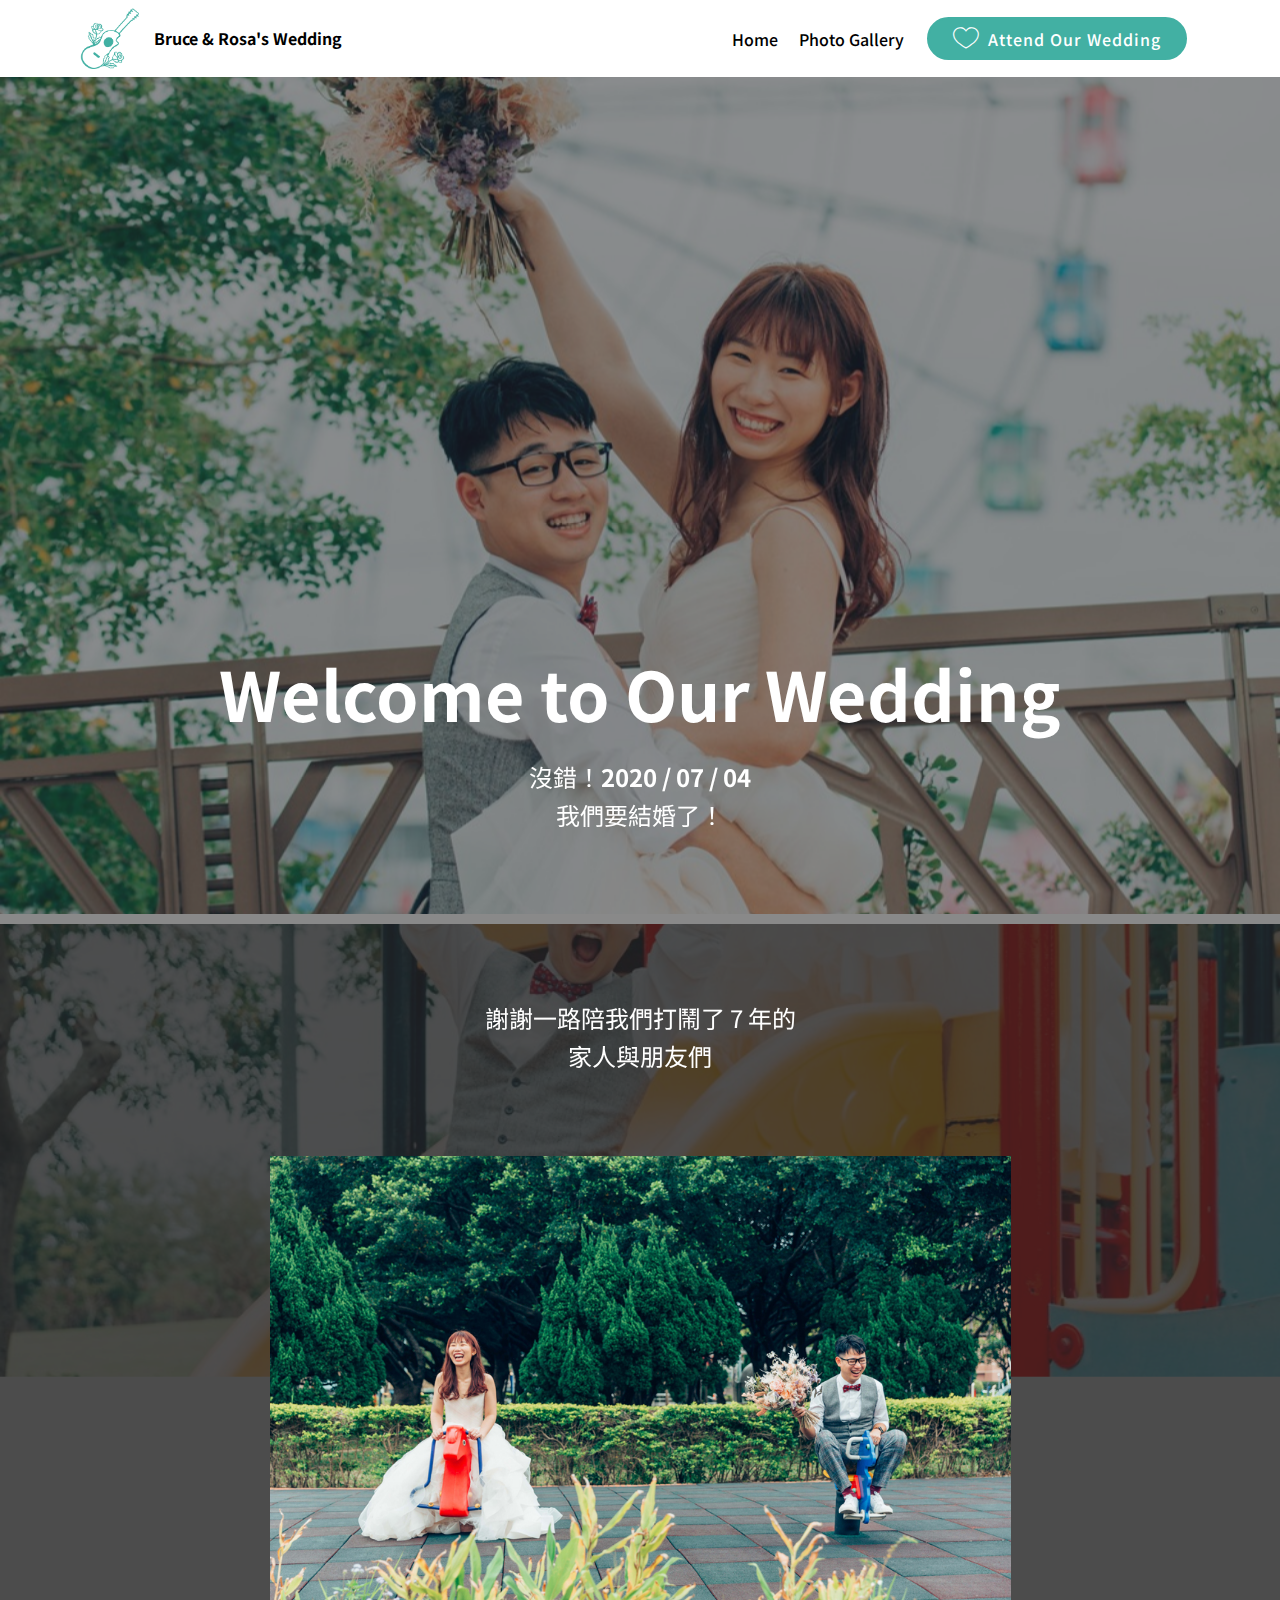
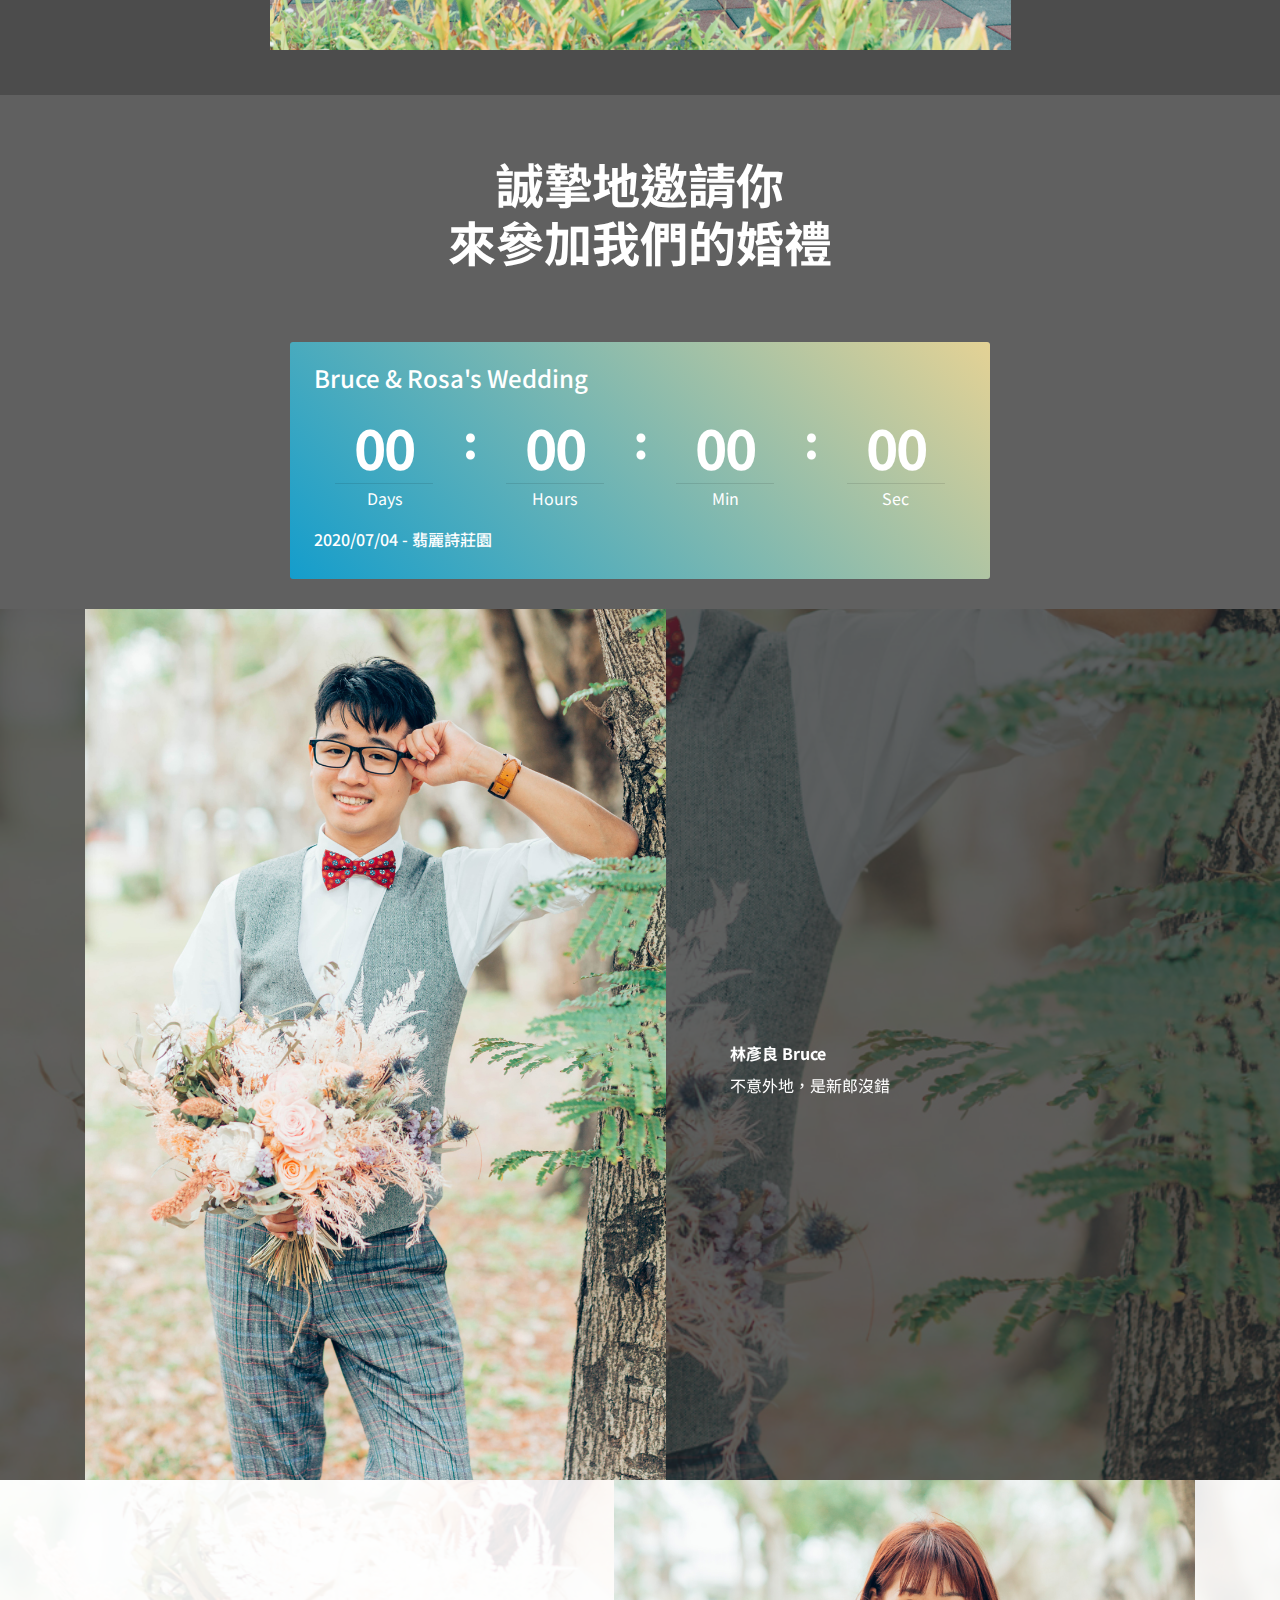
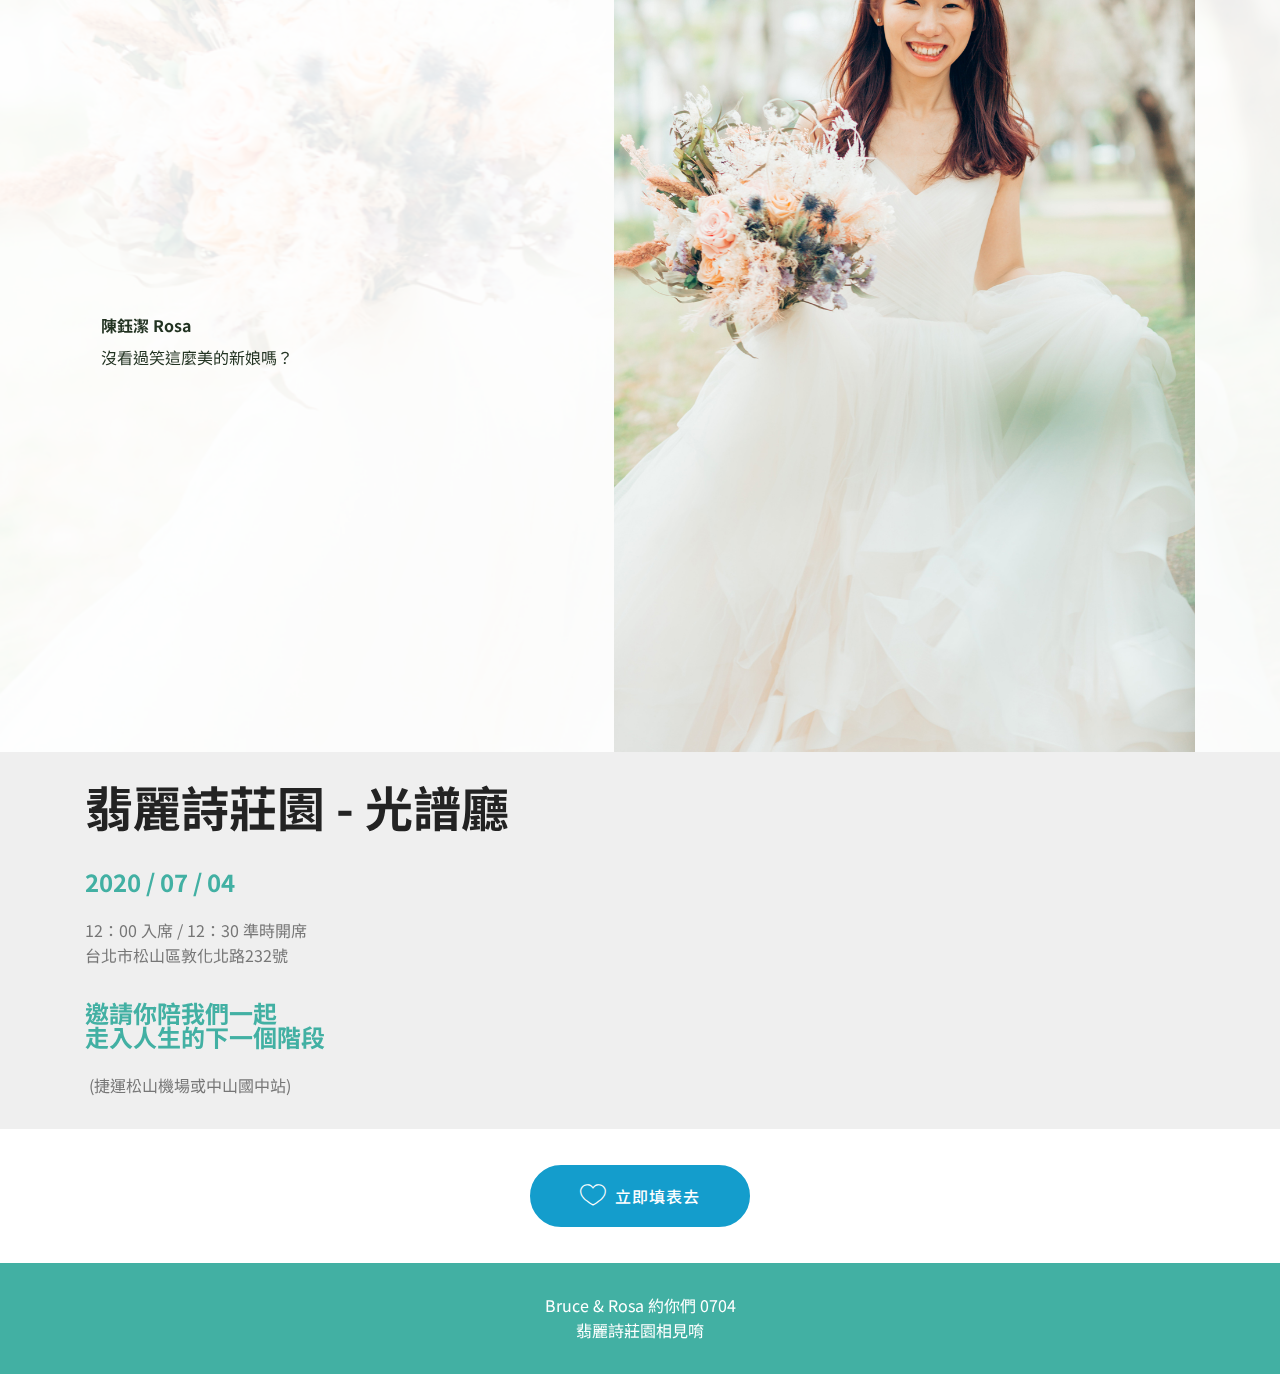
<file: index.html>
<!DOCTYPE html>
<html  >
<head>
  <!-- Site made with Mobirise Website Builder v4.12.3, https://mobirise.com -->
  <meta charset="UTF-8">
  <meta http-equiv="X-UA-Compatible" content="IE=edge">
  <meta name="generator" content="Mobirise v4.12.3, mobirise.com">
  <meta name="twitter:card" content="summary_large_image"/>
  <meta name="twitter:image:src" content="assets/images/index-meta.jpg">
  <meta property="og:image" content="assets/images/index-meta.jpg">
  <meta name="twitter:title" content="Bruce & Rosa's Wedding">
  <meta name="viewport" content="width=device-width, initial-scale=1, minimum-scale=1">
  <link rel="shortcut icon" href="assets/images/bruce-rosa-logo-green-2.png" type="image/x-icon">
  <meta name="description" content="Welcome to our wedding on 2020 / 07 / 04">
  
  <!-- Hotjar Tracking Code for https://bruce2402.github.io/ -->
<script>
    (function(h,o,t,j,a,r){
        h.hj=h.hj||function(){(h.hj.q=h.hj.q||[]).push(arguments)};
        h._hjSettings={hjid:2094048,hjsv:6};
        a=o.getElementsByTagName('head')[0];
        r=o.createElement('script');r.async=1;
        r.src=t+h._hjSettings.hjid+j+h._hjSettings.hjsv;
        a.appendChild(r);
    })(window,document,'https://static.hotjar.com/c/hotjar-','.js?sv=');
</script>
  
  
  <title>Bruce & Rosa's Wedding</title>
  <link rel="stylesheet" href="assets/web/assets/mobirise-icons/mobirise-icons.css">
  <link rel="stylesheet" href="assets/bootstrap/css/bootstrap.min.css">
  <link rel="stylesheet" href="assets/bootstrap/css/bootstrap-grid.min.css">
  <link rel="stylesheet" href="assets/bootstrap/css/bootstrap-reboot.min.css">
  <link rel="stylesheet" href="assets/facebook-plugin/style.css">
  <link rel="stylesheet" href="assets/tether/tether.min.css">
  <link rel="stylesheet" href="assets/dropdown/css/style.css">
  <link rel="stylesheet" href="assets/theme/css/style.css">
  <link rel="preload" as="style" href="assets/mobirise/css/mbr-additional.css"><link rel="stylesheet" href="assets/mobirise/css/mbr-additional.css" type="text/css">
  
  
  
</head>
<body>

<!-- Analytics -->
Welcome to Bruce & Rosa's Wedding
<!-- /Analytics -->


  <section class="menu cid-rZrznUIbVR" once="menu" id="menu2-1e">

    

    <nav class="navbar navbar-expand beta-menu navbar-dropdown align-items-center navbar-fixed-top navbar-toggleable-sm">
        <button class="navbar-toggler navbar-toggler-right" type="button" data-toggle="collapse" data-target="#navbarSupportedContent" aria-controls="navbarSupportedContent" aria-expanded="false" aria-label="Toggle navigation">
            <div class="hamburger">
                <span></span>
                <span></span>
                <span></span>
                <span></span>
            </div>
        </button>
        <div class="menu-logo">
            <div class="navbar-brand">
                <span class="navbar-logo">
                    <a href="index.html">
                        <img src="assets/images/bruce-rosa-logo-green-2.png" alt="Bruce &amp; Rosa's Wedding" title="" style="height: 3.8rem;">
                    </a>
                </span>
                <span class="navbar-caption-wrap"><a class="navbar-caption text-black display-4" href="index.html">
                        Bruce &amp; Rosa's Wedding</a></span>
            </div>
        </div>
        <div class="collapse navbar-collapse" id="navbarSupportedContent">
            <ul class="navbar-nav nav-dropdown" data-app-modern-menu="true"><li class="nav-item">
                    <a class="nav-link link text-black display-4" href="index.html">
                        Home</a>
                </li>
                <li class="nav-item">
                    <a class="nav-link link text-black display-4" href="gallery.html">Photo Gallery</a>
                </li></ul>
            <div class="navbar-buttons mbr-section-btn"><a class="btn btn-sm btn-danger display-4" href="rsvp.html"><span class="mbri-hearth mbr-iconfont mbr-iconfont-btn"></span>
                    
                    Attend Our Wedding</a></div>
        </div>
    </nav>
</section>

<section class="engine"><a href="https://mobirise.info/c">web builder</a></section><section class="cid-rZiQyL0zl2 mbr-fullscreen mbr-parallax-background" id="header2-3">

    

    <div class="mbr-overlay" style="opacity: 0.5; background-color: rgb(35, 35, 35);"></div>

    <div class="container align-center">
        <div class="row justify-content-md-center">
            <div class="mbr-white col-md-10">
                <h1 class="mbr-section-title mbr-bold pb-3 mbr-fonts-style display-1">
                    <br><br><br><br><br><br><br>Welcome to Our Wedding</h1>
                
                <p class="mbr-text pb-3 mbr-fonts-style display-5">沒錯！<strong>2020 / 07 / 04 </strong><br>我們要結婚了！</p>
                
            </div>
        </div>
    </div>
    
</section>

<section class="header4 cid-rZjrtfViZJ mbr-parallax-background" id="header4-n">

    

    <div class="mbr-overlay" style="opacity: 0.8; background-color: rgb(35, 35, 35);">
    </div>

    <div class="container">
        <div class="row justify-content-md-center">
            <div class="media-content col-md-10">
                
                
                <div class="mbr-text align-center mbr-white pb-3">
                    <p class="mbr-text mbr-fonts-style display-5">謝謝一路陪我們打鬧了 7 年的<br>家人與朋友們<br></p>
                </div>
                
            </div>
            <div class="mbr-figure pt-5">
                <img src="assets/images/homepage-photo.jpg" alt="Mobirise" title="" style="width: 65%;">
            </div>
        </div>
    </div>
</section>

<section class="countdown2 cid-rZpjhYysA0 mbr-parallax-background" id="countdown2-t">

    

    <div class="mbr-overlay" style="opacity: 0.7; background-color: rgb(35, 35, 35);">
    </div>

    <div class="container">
        <h2 class="mbr-section-title pb-3 align-center mbr-fonts-style display-2"><strong>誠摯地邀請你<br>來參加我們的婚禮</strong></h2>
        
    </div>
    <div class="container pt-5 mt-2">
        <div class=" countdown-cont align-center p-4">
            <div class="event-name align-left mbr-white ">
                <h4 class="mbr-fonts-style display-5">Bruce &amp; Rosa's Wedding</h4>
            </div>
            <div class="countdown align-center py-2" data-due-date="2020/07/04">
            </div>
            <div class="daysCountdown col-xs-3 col-sm-3 col-md-3" title="Days"></div>
            <div class="hoursCountdown col-xs-3 col-sm-3 col-md-3" title="Hours"></div>
            <div class="minutesCountdown col-xs-3 col-sm-3 col-md-3" title="Min"></div>
            <div class="secondsCountdown col-xs-3 col-sm-3 col-md-3" title="Sec"></div>
            <div class="event-date align-left mbr-white">
                <h5 class="mbr-fonts-style display-7">2020/07/04 - 翡麗詩莊園</h5>
            </div>
        </div>

        
    </div>
</section>

<section class="testimonials2 cid-rZiUZYuE2h" id="testimonials2-8">

    

    <div class="mbr-overlay" style="opacity: 0.7; background-color: rgb(35, 35, 35);">
    </div>

    <div class="container">
        <div class="media-container-row">
            <div class="mbr-figure pr-lg-5" style="width: 130%;">
              <img src="assets/images/groom.jpg" alt="" title="">
            </div>
            <div class="media-content px-3 align-self-center mbr-white py-2">
                    <p class="mbr-text testimonial-text mbr-fonts-style display-7">&nbsp;</p>
                    <p class="mbr-author-name pt-4 mb-2 mbr-fonts-style display-7">
                       林彥良 Bruce</p>
                    <p class="mbr-author-desc mbr-fonts-style display-7">
                       不意外地，是新郎沒錯</p>
            </div>
        </div>
    </div>
</section>

<section class="testimonials3 cid-rZiUzOgSkd" id="testimonials3-5">

    

    <div class="mbr-overlay" style="opacity: 0.9; background-color: rgb(255, 255, 255);">
    </div>

    <div class="container">
        <div class="media-container-row">
            <div class="media-content px-3 align-self-center mbr-white py-2">
                <p class="mbr-text testimonial-text mbr-fonts-style display-7">&nbsp;</p>
                <p class="mbr-author-name pt-4 mb-2 mbr-fonts-style display-7">
                   陳鈺潔 Rosa</p>
                <p class="mbr-author-desc mbr-fonts-style display-7">沒看過笑這麼美的新娘嗎？</p>
            </div>

            <div class="mbr-figure pl-lg-5" style="width: 130%;">
              <img src="assets/images/bride.jpg" alt="" title="">
            </div>
        </div>
    </div>
</section>

<section class="mbr-section contacts1 cid-rZxpfSfa9D mbr-parallax-background" id="contacts1-1m">
    <!---->
    
    <!---->
    <!--Overlay-->
    <div class="mbr-overlay" style="opacity: 0.8; background-color: rgb(239, 239, 239);">
    </div>
    <!--Container-->
    <div class="container">
        <div class="row">
            <!--Titles-->
            <div class="title col-12">
                <h2 class="align-left mbr-fonts-style display-2"><strong>翡麗詩莊園 - 光譜廳</strong></h2>
                
            </div>
            <!--Left-->
            <div class="col-12 col-md-6">
                <div class="left-block wrapper">
                    <div class="b b-adress">
                        <h5 class="align-left mbr-fonts-style m-0 display-5"><strong>2020 / 07 / 04</strong></h5>
                        <p class="mbr-text align-left mbr-fonts-style display-7">12：00 入席 / 12：30 準時開席<br>台北市松山區敦化北路232號
<br></p>
                    </div>
                    <div class="b b-phone">
                        <h5 class="align-left mbr-fonts-style m-0 display-5"><strong>
                            邀請你陪我們一起
                        </strong><div><strong>走入人生的下一個階段</strong></div></h5>
                        <p class="mbr-text align-left mbr-fonts-style display-7">&nbsp;(捷運松山機場或中山國中站)</p>
                    </div>
                    
                </div>
            </div>
            <!--Right-->
            <div class="col-12 col-md-6">
                <div class="google-map"><iframe frameborder="0" style="border:0" src="https://www.google.com/maps/embed/v1/place?key=AIzaSyCy9r70T3NYf3PhvVflTo0_zdif2_IoIYs&amp;q=place_id:ChIJi3Uog--rQjQRzQV_9UG-Eso" allowfullscreen=""></iframe></div>
            </div>
        </div>
    </div>
</section>

<section class="mbr-section content8 cid-rZphZXcoUF" id="content8-s">

    

    <div class="container">
        <div class="media-container-row title">
            <div class="col-12 col-md-8">
                <div class="mbr-section-btn align-center"><a class="btn btn-primary display-4" href="rsvp.html"><span class="mbri-hearth mbr-iconfont mbr-iconfont-btn"></span>立即填表去</a></div>
            </div>
        </div>
    </div>
</section>

<section once="footers" class="cid-rZrBdiifnx" id="footer6-1g">

    

    

    <div class="container">
        <div class="media-container-row align-center mbr-white">
            <div class="col-12">
                <p class="mbr-text mb-0 mbr-fonts-style display-7">
                    Bruce &amp; Rosa 約你們 0704<br> 翡麗詩莊園相見唷</p>
            </div>
        </div>
    </div>
</section>


  <script src="assets/web/assets/jquery/jquery.min.js"></script>
  <script src="assets/popper/popper.min.js"></script>
  <script src="assets/bootstrap/js/bootstrap.min.js"></script>
  <script src="https://connect.facebook.net/en_US/sdk.js#xfbml=1&version=v2.5"></script>
  <script src="https://apis.google.com/js/plusone.js"></script>
  <script src="assets/facebook-plugin/facebook-script.js"></script>
  <script src="assets/tether/tether.min.js"></script>
  <script src="assets/smoothscroll/smooth-scroll.js"></script>
  <script src="assets/dropdown/js/nav-dropdown.js"></script>
  <script src="assets/dropdown/js/navbar-dropdown.js"></script>
  <script src="assets/touchswipe/jquery.touch-swipe.min.js"></script>
  <script src="assets/parallax/jarallax.min.js"></script>
  <script src="assets/countdown/jquery.countdown.min.js"></script>
  <script src="assets/theme/js/script.js"></script>
  
  
</body>
</html>
</file>
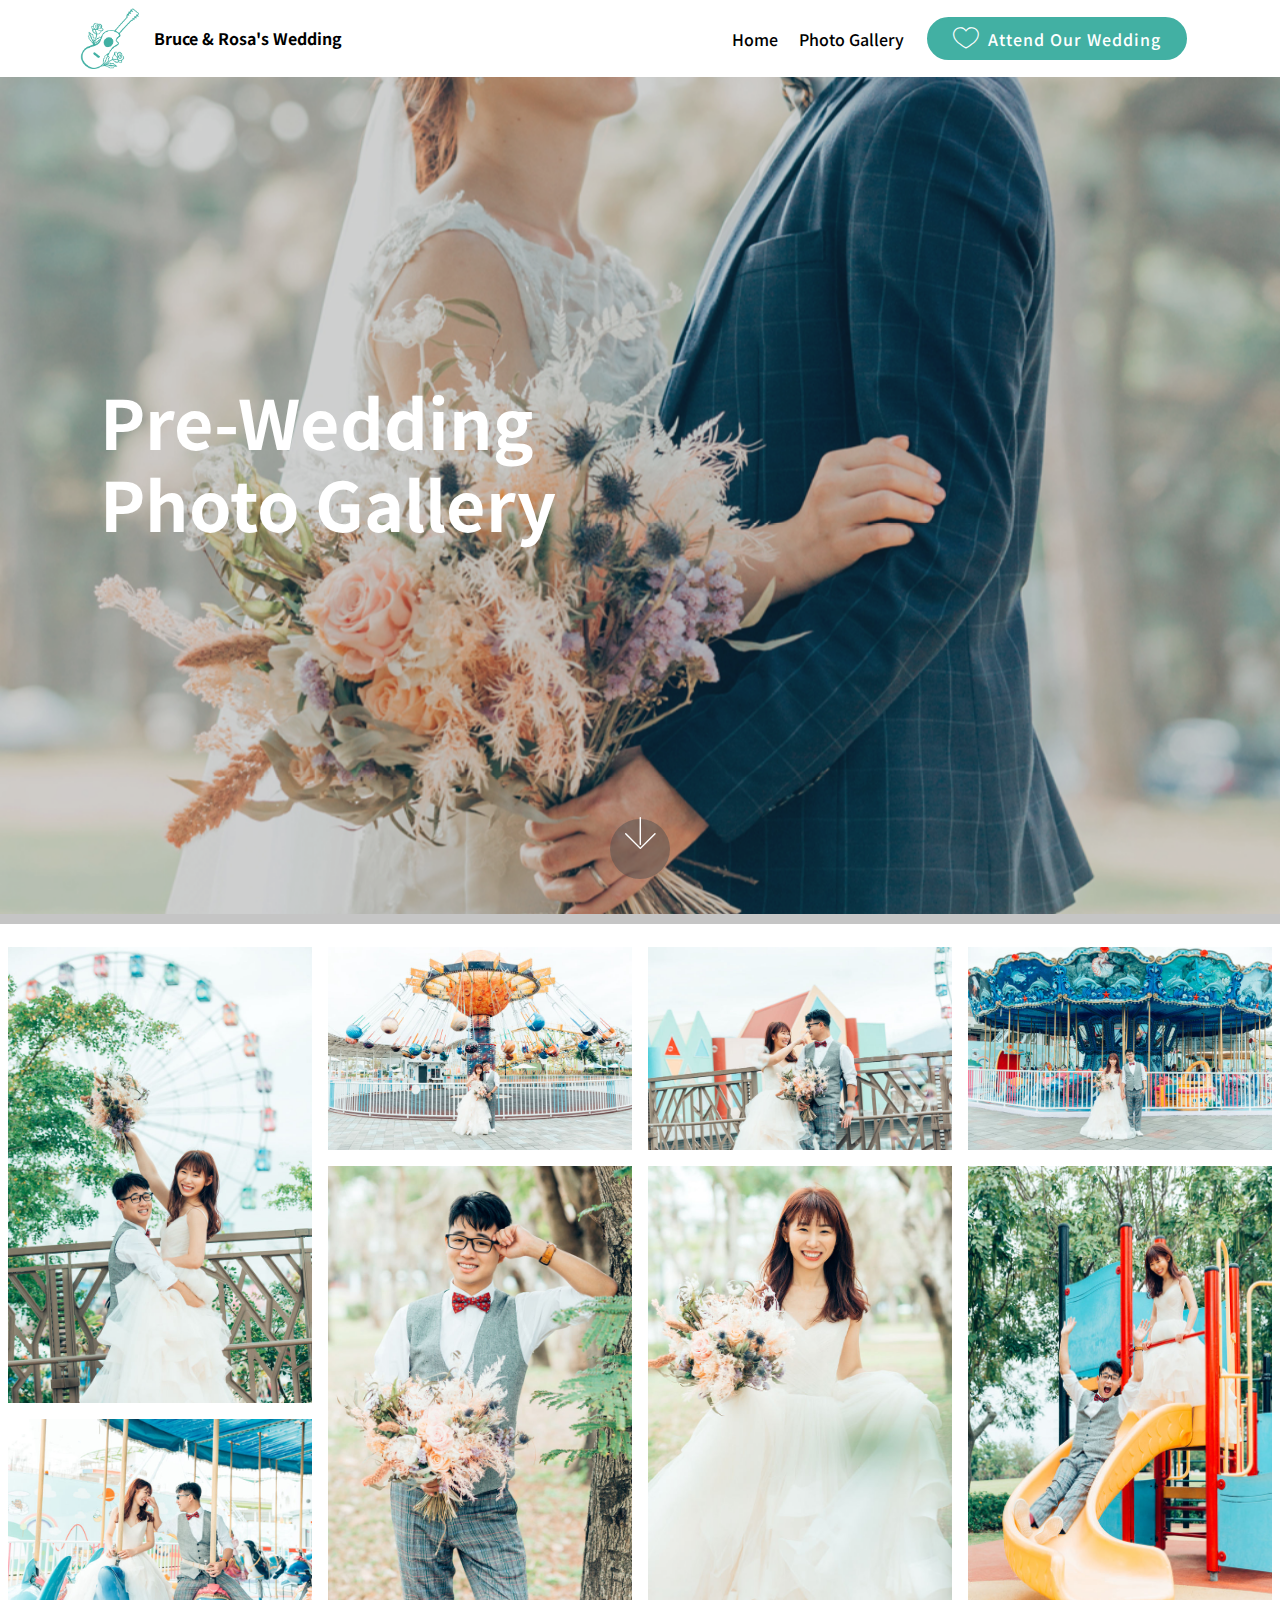
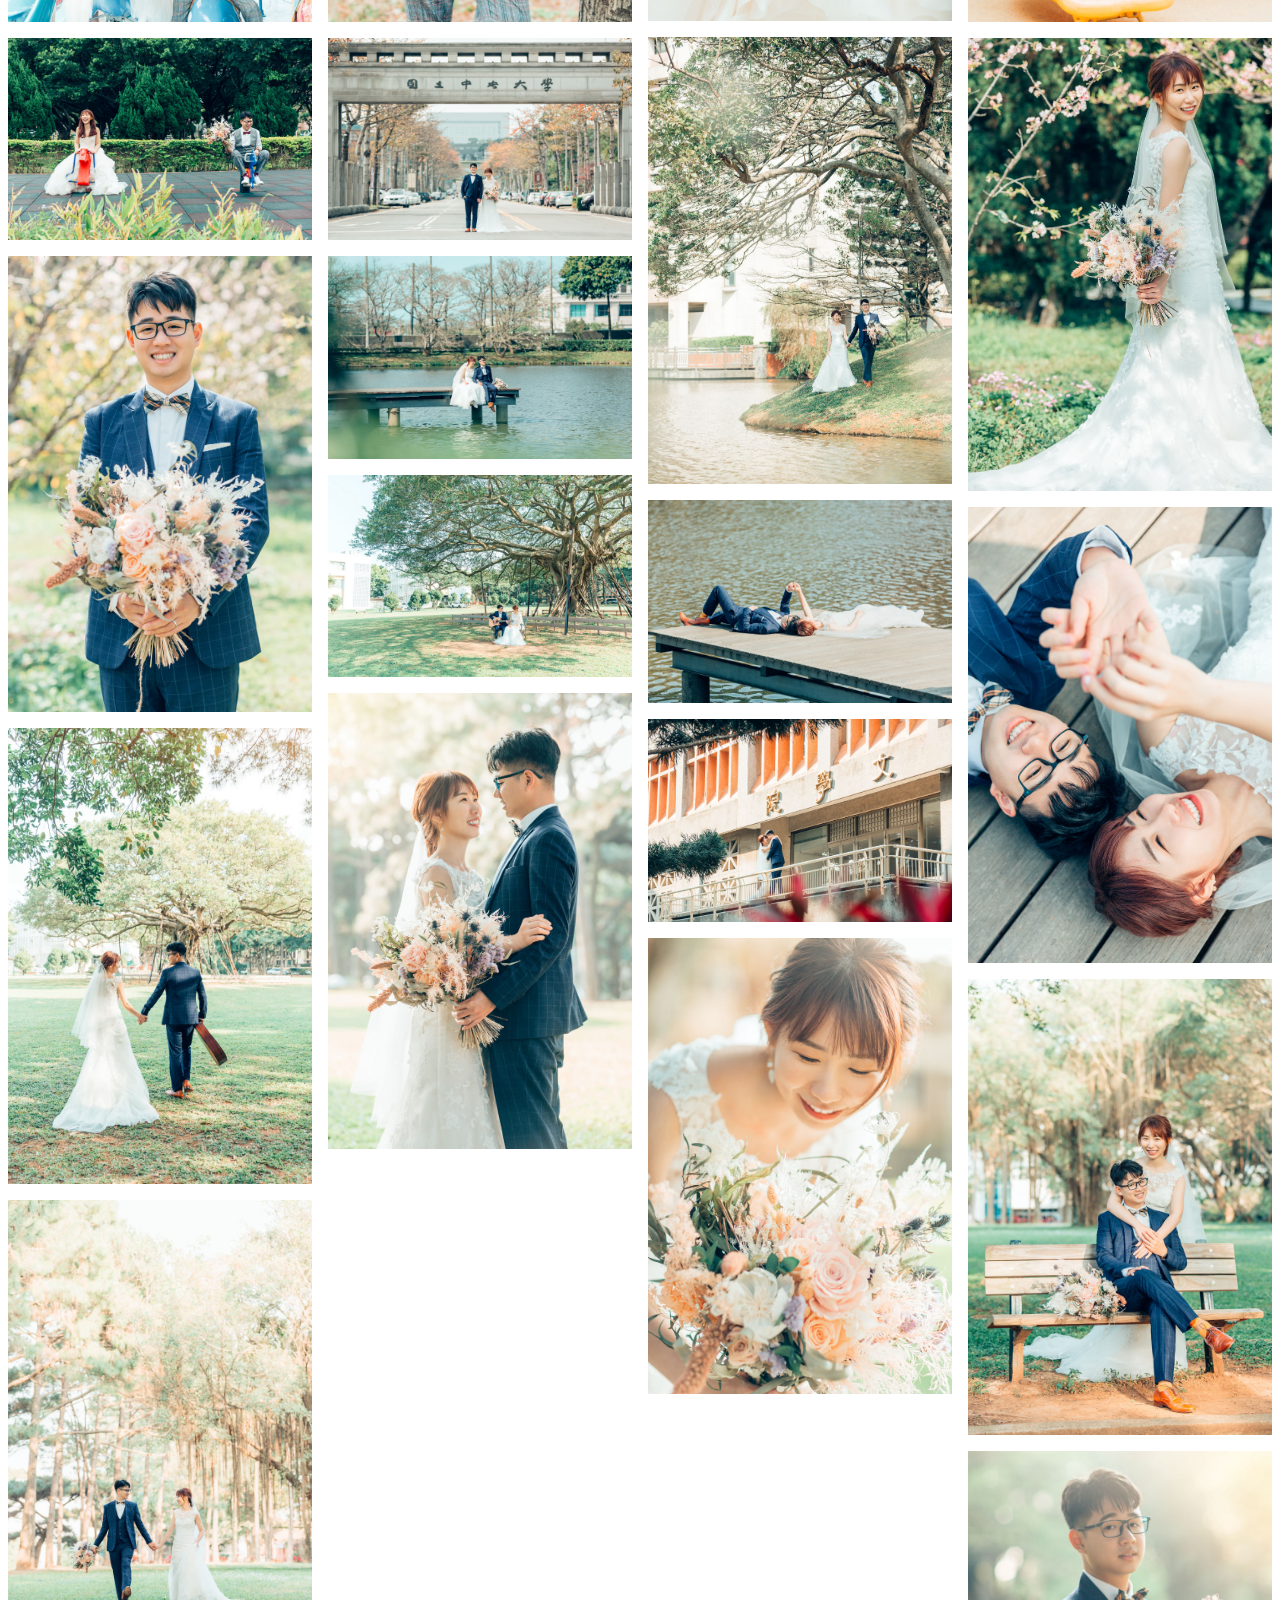
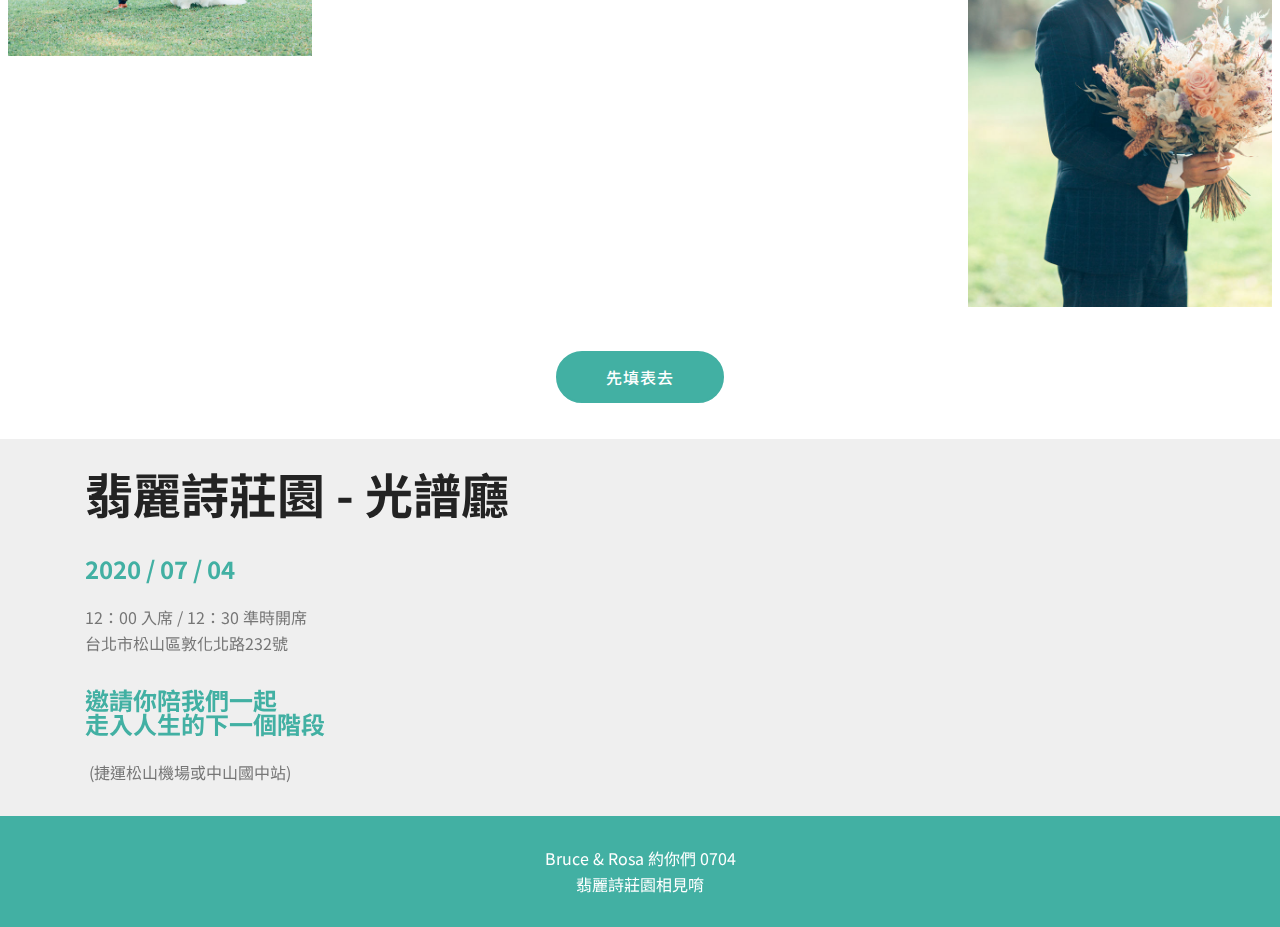
<file: gallery.html>
<!DOCTYPE html>
<html  >
<head>
  <!-- Site made with Mobirise Website Builder v4.12.3, https://mobirise.com -->
  <meta charset="UTF-8">
  <meta http-equiv="X-UA-Compatible" content="IE=edge">
  <meta name="generator" content="Mobirise v4.12.3, mobirise.com">
  <meta name="twitter:card" content="summary_large_image"/>
  <meta name="twitter:image:src" content="assets/images/gallery-meta.jpg">
  <meta property="og:image" content="assets/images/gallery-meta.jpg">
  <meta name="twitter:title" content="Photo Gallery | Bruce & Rosa's Wedding">
  <meta name="viewport" content="width=device-width, initial-scale=1, minimum-scale=1">
  <link rel="shortcut icon" href="assets/images/bruce-rosa-logo-green-2.png" type="image/x-icon">
  <meta name="description" content="Bruce & Rosa's Pre-Wedding Photo Gallery">
  
  <!-- Hotjar Tracking Code for https://bruce2402.github.io/ -->
<script>
    (function(h,o,t,j,a,r){
        h.hj=h.hj||function(){(h.hj.q=h.hj.q||[]).push(arguments)};
        h._hjSettings={hjid:2094048,hjsv:6};
        a=o.getElementsByTagName('head')[0];
        r=o.createElement('script');r.async=1;
        r.src=t+h._hjSettings.hjid+j+h._hjSettings.hjsv;
        a.appendChild(r);
    })(window,document,'https://static.hotjar.com/c/hotjar-','.js?sv=');
</script>
  
  
  <title>Photo Gallery | Bruce & Rosa's Wedding</title>
  <link rel="stylesheet" href="assets/web/assets/mobirise-icons/mobirise-icons.css">
  <link rel="stylesheet" href="assets/facebook-plugin/style.css">
  <link rel="stylesheet" href="assets/bootstrap/css/bootstrap.min.css">
  <link rel="stylesheet" href="assets/bootstrap/css/bootstrap-grid.min.css">
  <link rel="stylesheet" href="assets/bootstrap/css/bootstrap-reboot.min.css">
  <link rel="stylesheet" href="assets/tether/tether.min.css">
  <link rel="stylesheet" href="assets/dropdown/css/style.css">
  <link rel="stylesheet" href="assets/theme/css/style.css">
  <link rel="stylesheet" href="assets/gallery/style.css">
  <link rel="preload" as="style" href="assets/mobirise/css/mbr-additional.css"><link rel="stylesheet" href="assets/mobirise/css/mbr-additional.css" type="text/css">
  
  
  
</head>
<body>

<!-- Analytics -->
Welcome to Bruce & Rosa's Wedding
<!-- /Analytics -->


  <section class="header9 cid-rZj0Roo1Gl mbr-fullscreen mbr-parallax-background" id="header9-d">

    

    <div class="mbr-overlay" style="opacity: 0.2; background-color: rgb(35, 35, 35);">
    </div>

    <div class="container">
        <div class="media-container-column mbr-white col-lg-8 col-md-10">
            <h1 class="mbr-section-title align-left mbr-bold pb-3 mbr-fonts-style display-1">Pre-Wedding <br>Photo Gallery</h1>
            
            
            
        </div>
    </div>

    <div class="mbr-arrow hidden-sm-down" aria-hidden="true">
        <a href="#next">
            <i class="mbri-down mbr-iconfont"></i>
        </a>
    </div>
</section>

<section class="engine"><a href="https://mobirise.info/m">free website design templates</a></section><section class="mbr-gallery mbr-slider-carousel cid-s0tJhdyFMF" id="gallery3-1v">

    

    <div>
        <div><!-- Filter --><!-- Gallery --><div class="mbr-gallery-row"><div class="mbr-gallery-layout-default"><div><div><div class="mbr-gallery-item mbr-gallery-item--p1" data-video-url="false" data-tags="酷毙"><div href="#lb-gallery3-1v" data-slide-to="0" data-toggle="modal"><img src="assets/images/day-79-692x1038.jpg" alt="" title=""><span class="icon-focus"></span></div></div><div class="mbr-gallery-item mbr-gallery-item--p1" data-video-url="false" data-tags="酷毙"><div href="#lb-gallery3-1v" data-slide-to="1" data-toggle="modal"><img src="assets/images/day-227-800x533.jpg" alt="" title=""><span class="icon-focus"></span></div></div><div class="mbr-gallery-item mbr-gallery-item--p1" data-video-url="false" data-tags="酷毙"><div href="#lb-gallery3-1v" data-slide-to="2" data-toggle="modal"><img src="assets/images/day-373-800x533.jpg" alt="" title=""><span class="icon-focus"></span></div></div><div class="mbr-gallery-item mbr-gallery-item--p1" data-video-url="false" data-tags="酷毙"><div href="#lb-gallery3-1v" data-slide-to="3" data-toggle="modal"><img src="assets/images/day-461-800x533.jpg" alt="" title=""><span class="icon-focus"></span></div></div><div class="mbr-gallery-item mbr-gallery-item--p1" data-video-url="false" data-tags="酷毙"><div href="#lb-gallery3-1v" data-slide-to="4" data-toggle="modal"><img src="assets/images/day-522-800x533.jpg" alt="" title=""><span class="icon-focus"></span></div></div><div class="mbr-gallery-item mbr-gallery-item--p1" data-video-url="false" data-tags="酷毙"><div href="#lb-gallery3-1v" data-slide-to="5" data-toggle="modal"><img src="assets/images/day-601-676x1014.jpg" alt="" title=""><span class="icon-focus"></span></div></div><div class="mbr-gallery-item mbr-gallery-item--p1" data-video-url="false" data-tags="酷毙"><div href="#lb-gallery3-1v" data-slide-to="6" data-toggle="modal"><img src="assets/images/day-632-665x997.jpg" alt="" title=""><span class="icon-focus"></span></div></div><div class="mbr-gallery-item mbr-gallery-item--p1" data-video-url="false" data-tags="酷毙"><div href="#lb-gallery3-1v" data-slide-to="7" data-toggle="modal"><img src="assets/images/day-736-621x932.jpg" alt="" title=""><span class="icon-focus"></span></div></div><div class="mbr-gallery-item mbr-gallery-item--p1" data-video-url="false" data-tags="酷毙"><div href="#lb-gallery3-1v" data-slide-to="8" data-toggle="modal"><img src="assets/images/day-766-800x533.jpg" alt="" title=""><span class="icon-focus"></span></div></div><div class="mbr-gallery-item mbr-gallery-item--p1" data-video-url="false" data-tags="酷毙"><div href="#lb-gallery3-1v" data-slide-to="9" data-toggle="modal"><img src="assets/images/day-870-800x533.jpg" alt="" title=""><span class="icon-focus"></span></div></div><div class="mbr-gallery-item mbr-gallery-item--p1" data-video-url="false" data-tags="酷毙"><div href="#lb-gallery3-1v" data-slide-to="10" data-toggle="modal"><img src="assets/images/day-958-763x1122.jpg" alt="" title=""><span class="icon-focus"></span></div></div><div class="mbr-gallery-item mbr-gallery-item--p1" data-video-url="false" data-tags="酷毙"><div href="#lb-gallery3-1v" data-slide-to="11" data-toggle="modal"><img src="assets/images/day-1019-751x1119.jpg" alt="" title=""><span class="icon-focus"></span></div></div><div class="mbr-gallery-item mbr-gallery-item--p1" data-video-url="false" data-tags="酷毙"><div href="#lb-gallery3-1v" data-slide-to="12" data-toggle="modal"><img src="assets/images/day-1096-710x1065.jpg" alt="" title=""><span class="icon-focus"></span></div></div><div class="mbr-gallery-item mbr-gallery-item--p1" data-video-url="false" data-tags="酷毙"><div href="#lb-gallery3-1v" data-slide-to="13" data-toggle="modal"><img src="assets/images/day-1128-800x533.jpg" alt="" title=""><span class="icon-focus"></span></div></div><div class="mbr-gallery-item mbr-gallery-item--p1" data-video-url="false" data-tags="酷毙"><div href="#lb-gallery3-1v" data-slide-to="14" data-toggle="modal"><img src="assets/images/day-1153-800x534.jpg" alt="" title=""><span class="icon-focus"></span></div></div><div class="mbr-gallery-item mbr-gallery-item--p1" data-video-url="false" data-tags="酷毙"><div href="#lb-gallery3-1v" data-slide-to="15" data-toggle="modal"><img src="assets/images/day-1171-755x1132.jpg" alt="" title=""><span class="icon-focus"></span></div></div><div class="mbr-gallery-item mbr-gallery-item--p1" data-video-url="false" data-tags="酷毙"><div href="#lb-gallery3-1v" data-slide-to="16" data-toggle="modal"><img src="assets/images/day-1210-728x1092.jpg" alt="" title=""><span class="icon-focus"></span></div></div><div class="mbr-gallery-item mbr-gallery-item--p1" data-video-url="false" data-tags="酷毙"><div href="#lb-gallery3-1v" data-slide-to="17" data-toggle="modal"><img src="assets/images/day-1286-800x534.jpg" alt="" title=""><span class="icon-focus"></span></div></div><div class="mbr-gallery-item mbr-gallery-item--p1" data-video-url="false" data-tags="酷毙"><div href="#lb-gallery3-1v" data-slide-to="18" data-toggle="modal"><img src="assets/images/day-1458-800x533.jpg" alt="" title=""><span class="icon-focus"></span></div></div><div class="mbr-gallery-item mbr-gallery-item--p1" data-video-url="false" data-tags="酷毙"><div href="#lb-gallery3-1v" data-slide-to="19" data-toggle="modal"><img src="assets/images/day-1487-744x1116.jpg" alt="" title=""><span class="icon-focus"></span></div></div><div class="mbr-gallery-item mbr-gallery-item--p1" data-video-url="false" data-tags="酷毙"><div href="#lb-gallery3-1v" data-slide-to="20" data-toggle="modal"><img src="assets/images/day-1531-712x1068.jpg" alt="" title=""><span class="icon-focus"></span></div></div><div class="mbr-gallery-item mbr-gallery-item--p1" data-video-url="false" data-tags="酷毙"><div href="#lb-gallery3-1v" data-slide-to="21" data-toggle="modal"><img src="assets/images/day-1616-722x1083.jpg" alt="" title=""><span class="icon-focus"></span></div></div><div class="mbr-gallery-item mbr-gallery-item--p1" data-video-url="false" data-tags="酷毙"><div href="#lb-gallery3-1v" data-slide-to="22" data-toggle="modal"><img src="assets/images/day-1687-750x1125.jpg" alt="" title=""><span class="icon-focus"></span></div></div><div class="mbr-gallery-item mbr-gallery-item--p1" data-video-url="false" data-tags="酷毙"><div href="#lb-gallery3-1v" data-slide-to="23" data-toggle="modal"><img src="assets/images/day-1696-652x978.jpg" alt="" title=""><span class="icon-focus"></span></div></div></div></div><div class="clearfix"></div></div></div><!-- Lightbox --><div data-app-prevent-settings="" class="mbr-slider modal fade carousel slide" tabindex="-1" data-keyboard="true" data-interval="false" id="lb-gallery3-1v"><div class="modal-dialog"><div class="modal-content"><div class="modal-body"><div class="carousel-inner"><div class="carousel-item active"><img src="assets/images/day-79.jpg" alt="" title=""></div><div class="carousel-item"><img src="assets/images/day-227.jpg" alt="" title=""></div><div class="carousel-item"><img src="assets/images/day-373.jpg" alt="" title=""></div><div class="carousel-item"><img src="assets/images/day-461.jpg" alt="" title=""></div><div class="carousel-item"><img src="assets/images/day-522.jpg" alt="" title=""></div><div class="carousel-item"><img src="assets/images/day-601.jpg" alt="" title=""></div><div class="carousel-item"><img src="assets/images/day-632.jpg" alt="" title=""></div><div class="carousel-item"><img src="assets/images/day-736.jpg" alt="" title=""></div><div class="carousel-item"><img src="assets/images/day-766.jpg" alt="" title=""></div><div class="carousel-item"><img src="assets/images/day-870.jpg" alt="" title=""></div><div class="carousel-item"><img src="assets/images/day-958.jpg" alt="" title=""></div><div class="carousel-item"><img src="assets/images/day-1019.jpg" alt="" title=""></div><div class="carousel-item"><img src="assets/images/day-1096.jpg" alt="" title=""></div><div class="carousel-item"><img src="assets/images/day-1128.jpg" alt="" title=""></div><div class="carousel-item"><img src="assets/images/day-1153.jpg" alt="" title=""></div><div class="carousel-item"><img src="assets/images/day-1171.jpg" alt="" title=""></div><div class="carousel-item"><img src="assets/images/day-1210.jpg" alt="" title=""></div><div class="carousel-item"><img src="assets/images/day-1286.jpg" alt="" title=""></div><div class="carousel-item"><img src="assets/images/day-1458.jpg" alt="" title=""></div><div class="carousel-item"><img src="assets/images/day-1487.jpg" alt="" title=""></div><div class="carousel-item"><img src="assets/images/day-1531.jpg" alt="" title=""></div><div class="carousel-item"><img src="assets/images/day-1616.jpg" alt="" title=""></div><div class="carousel-item"><img src="assets/images/day-1687.jpg" alt="" title=""></div><div class="carousel-item"><img src="assets/images/day-1696.jpg" alt="" title=""></div></div><a class="carousel-control carousel-control-prev" role="button" data-slide="prev" href="#lb-gallery3-1v"><span class="mbri-left mbr-iconfont" aria-hidden="true"></span><span class="sr-only">Previous</span></a><a class="carousel-control carousel-control-next" role="button" data-slide="next" href="#lb-gallery3-1v"><span class="mbri-right mbr-iconfont" aria-hidden="true"></span><span class="sr-only">Next</span></a><a class="close" href="#" role="button" data-dismiss="modal"><span class="sr-only">Close</span></a></div></div></div></div></div>
    </div>

</section>

<section class="mbr-section content8 cid-rZqEDjogPd" id="content8-13">

    

    <div class="container">
        <div class="media-container-row title">
            <div class="col-12 col-md-8">
                <div class="mbr-section-btn align-center"><a class="btn btn-danger display-4" href="rsvp.html">先填表去</a></div>
            </div>
        </div>
    </div>
</section>

<section class="mbr-section contacts1 cid-rZxsvQxb0c mbr-parallax-background" id="contacts1-1n">
    <!---->
    
    <!---->
    <!--Overlay-->
    <div class="mbr-overlay" style="opacity: 0.8; background-color: rgb(239, 239, 239);">
    </div>
    <!--Container-->
    <div class="container">
        <div class="row">
            <!--Titles-->
            <div class="title col-12">
                <h2 class="align-left mbr-fonts-style display-2"><strong>翡麗詩莊園 - 光譜廳</strong></h2>
                
            </div>
            <!--Left-->
            <div class="col-12 col-md-6">
                <div class="left-block wrapper">
                    <div class="b b-adress">
                        <h5 class="align-left mbr-fonts-style m-0 display-5"><strong>2020 / 07 / 04</strong></h5>
                        <p class="mbr-text align-left mbr-fonts-style display-7">12：00 入席 / 12：30 準時開席<br>台北市松山區敦化北路232號
<br></p>
                    </div>
                    <div class="b b-phone">
                        <h5 class="align-left mbr-fonts-style m-0 display-5"><strong>
                            邀請你陪我們一起
                        </strong><div><strong>走入人生的下一個階段</strong></div></h5>
                        <p class="mbr-text align-left mbr-fonts-style display-7">&nbsp;(捷運松山機場或中山國中站)</p>
                    </div>
                    
                </div>
            </div>
            <!--Right-->
            <div class="col-12 col-md-6">
                <div class="google-map"><iframe frameborder="0" style="border:0" src="https://www.google.com/maps/embed/v1/place?key=AIzaSyAEIpgj38KyLFELm2bK9Y7krBkz1K-cMq8&amp;q=place_id:ChIJi3Uog--rQjQRzQV_9UG-Eso" allowfullscreen=""></iframe></div>
            </div>
        </div>
    </div>
</section>

<section class="menu cid-rZrznUIbVR" once="menu" id="menu2-1e">

    

    <nav class="navbar navbar-expand beta-menu navbar-dropdown align-items-center navbar-fixed-top navbar-toggleable-sm">
        <button class="navbar-toggler navbar-toggler-right" type="button" data-toggle="collapse" data-target="#navbarSupportedContent" aria-controls="navbarSupportedContent" aria-expanded="false" aria-label="Toggle navigation">
            <div class="hamburger">
                <span></span>
                <span></span>
                <span></span>
                <span></span>
            </div>
        </button>
        <div class="menu-logo">
            <div class="navbar-brand">
                <span class="navbar-logo">
                    <a href="index.html">
                        <img src="assets/images/bruce-rosa-logo-green-2.png" alt="Bruce &amp; Rosa's Wedding" title="" style="height: 3.8rem;">
                    </a>
                </span>
                <span class="navbar-caption-wrap"><a class="navbar-caption text-black display-4" href="index.html">
                        Bruce &amp; Rosa's Wedding</a></span>
            </div>
        </div>
        <div class="collapse navbar-collapse" id="navbarSupportedContent">
            <ul class="navbar-nav nav-dropdown" data-app-modern-menu="true"><li class="nav-item">
                    <a class="nav-link link text-black display-4" href="index.html">
                        Home</a>
                </li>
                <li class="nav-item">
                    <a class="nav-link link text-black display-4" href="gallery.html">Photo Gallery</a>
                </li></ul>
            <div class="navbar-buttons mbr-section-btn"><a class="btn btn-sm btn-danger display-4" href="rsvp.html"><span class="mbri-hearth mbr-iconfont mbr-iconfont-btn"></span>
                    
                    Attend Our Wedding</a></div>
        </div>
    </nav>
</section>

<section once="footers" class="cid-rZrBdiifnx" id="footer6-1g">

    

    

    <div class="container">
        <div class="media-container-row align-center mbr-white">
            <div class="col-12">
                <p class="mbr-text mb-0 mbr-fonts-style display-7">
                    Bruce &amp; Rosa 約你們 0704<br> 翡麗詩莊園相見唷</p>
            </div>
        </div>
    </div>
</section>


  <script src="assets/web/assets/jquery/jquery.min.js"></script>
  <script src="assets/popper/popper.min.js"></script>
  <script src="https://connect.facebook.net/en_US/sdk.js#xfbml=1&version=v2.5"></script>
  <script src="https://apis.google.com/js/plusone.js"></script>
  <script src="assets/facebook-plugin/facebook-script.js"></script>
  <script src="assets/bootstrap/js/bootstrap.min.js"></script>
  <script src="assets/bootstrapcarouselswipe/bootstrap-carousel-swipe.js"></script>
  <script src="assets/tether/tether.min.js"></script>
  <script src="assets/parallax/jarallax.min.js"></script>
  <script src="assets/smoothscroll/smooth-scroll.js"></script>
  <script src="assets/touchswipe/jquery.touch-swipe.min.js"></script>
  <script src="assets/dropdown/js/nav-dropdown.js"></script>
  <script src="assets/dropdown/js/navbar-dropdown.js"></script>
  <script src="assets/vimeoplayer/jquery.mb.vimeo_player.js"></script>
  <script src="assets/masonry/masonry.pkgd.min.js"></script>
  <script src="assets/imagesloaded/imagesloaded.pkgd.min.js"></script>
  <script src="assets/theme/js/script.js"></script>
  <script src="assets/slidervideo/script.js"></script>
  <script src="assets/gallery/player.min.js"></script>
  <script src="assets/gallery/script.js"></script>
  
  
</body>
</html>
</file>
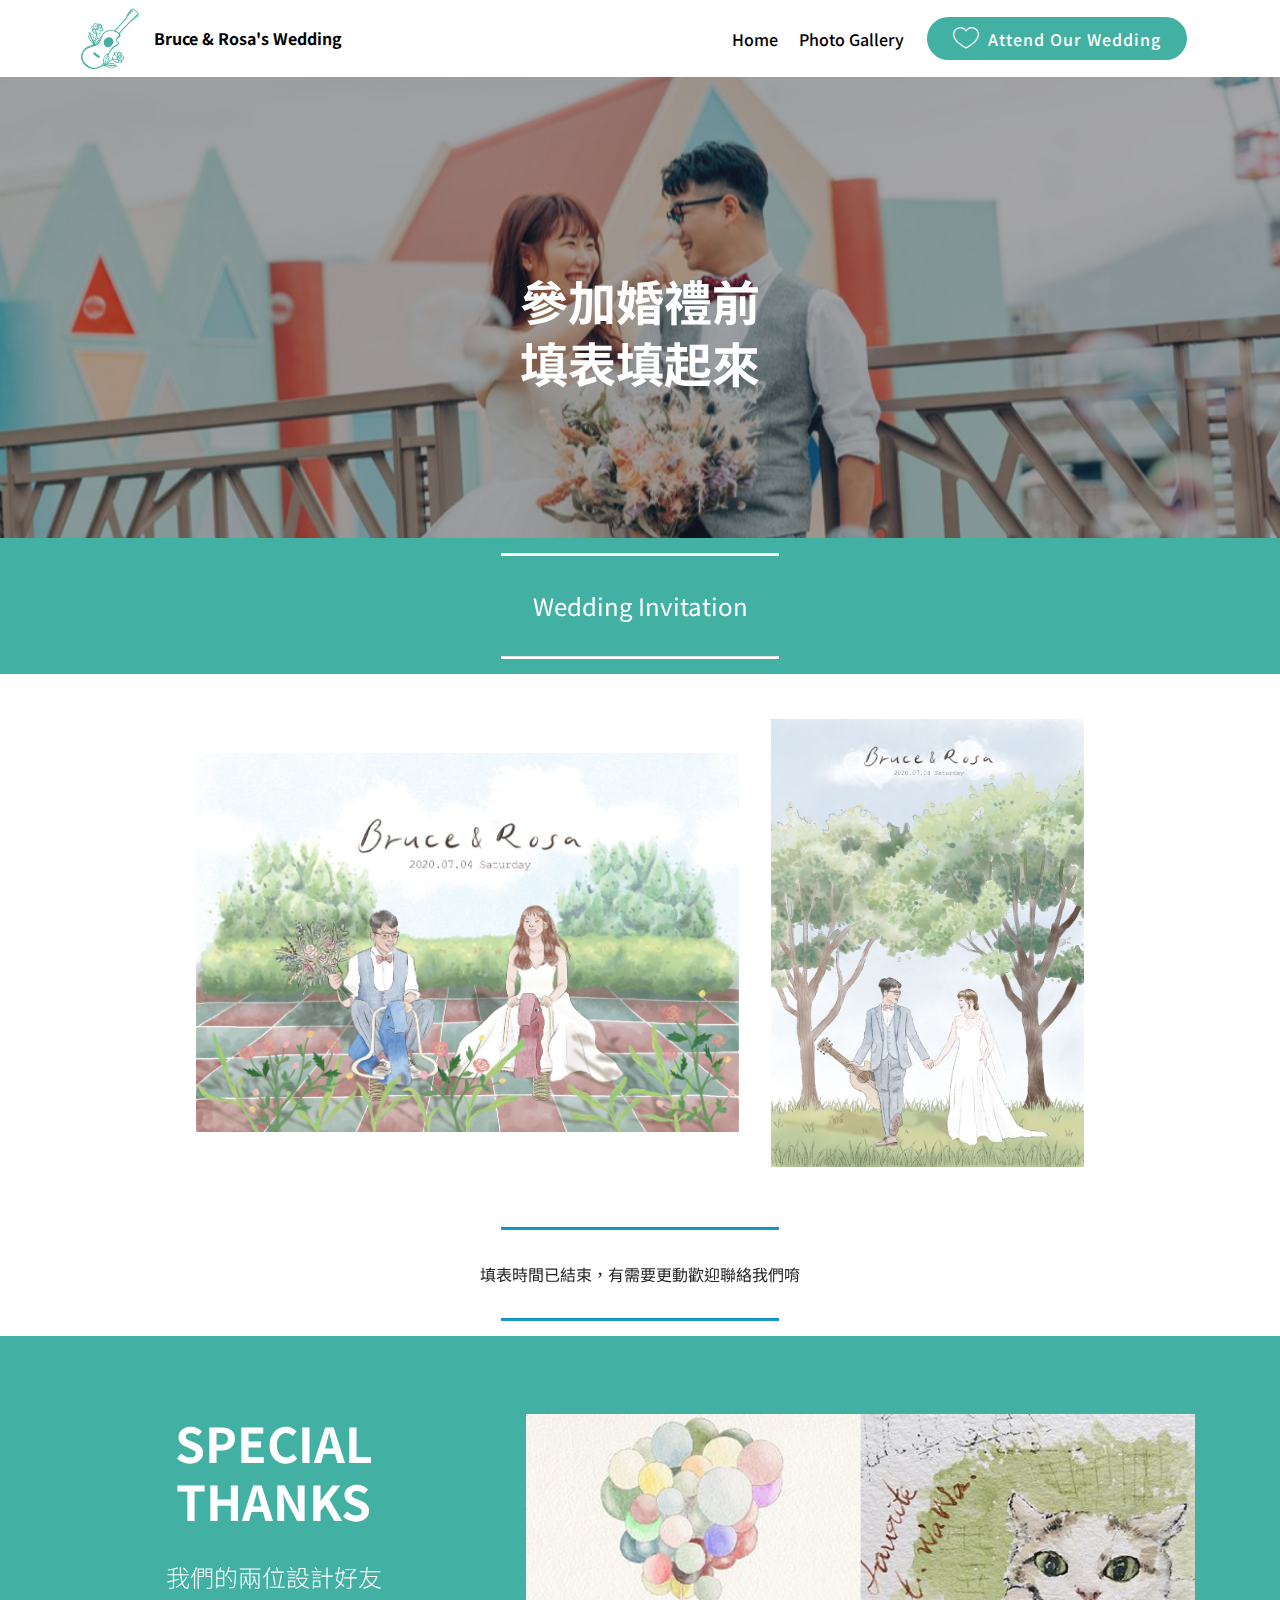
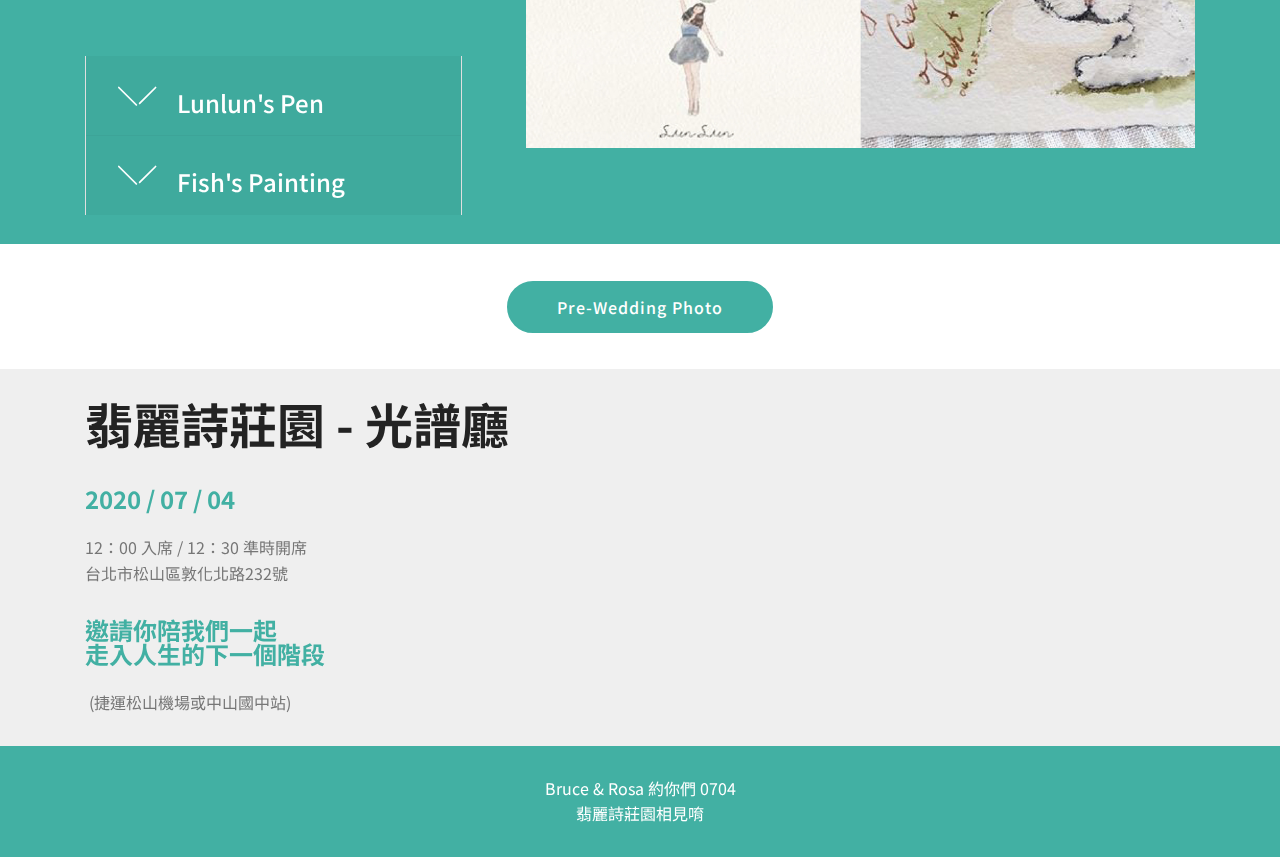
<file: rsvp.html>
<!DOCTYPE html>
<html  >
<head>
  <!-- Site made with Mobirise Website Builder v4.12.3, https://mobirise.com -->
  <meta charset="UTF-8">
  <meta http-equiv="X-UA-Compatible" content="IE=edge">
  <meta name="generator" content="Mobirise v4.12.3, mobirise.com">
  <meta name="twitter:card" content="summary_large_image"/>
  <meta name="twitter:image:src" content="assets/images/rsvp-meta.jpg">
  <meta property="og:image" content="assets/images/rsvp-meta.jpg">
  <meta name="twitter:title" content="Attend Our Wedding  | Bruce & Rosa's Wedding">
  <meta name="viewport" content="width=device-width, initial-scale=1, minimum-scale=1">
  <link rel="shortcut icon" href="assets/images/bruce-rosa-logo-green-2.png" type="image/x-icon">
  <meta name="description" content="就是現在，立刻，馬上填表！參加婚禮去！">
  
  
  <!-- Hotjar Tracking Code for https://bruce2402.github.io/ -->
<script>
    (function(h,o,t,j,a,r){
        h.hj=h.hj||function(){(h.hj.q=h.hj.q||[]).push(arguments)};
        h._hjSettings={hjid:2094048,hjsv:6};
        a=o.getElementsByTagName('head')[0];
        r=o.createElement('script');r.async=1;
        r.src=t+h._hjSettings.hjid+j+h._hjSettings.hjsv;
        a.appendChild(r);
    })(window,document,'https://static.hotjar.com/c/hotjar-','.js?sv=');
</script>
  
  <title>Attend Our Wedding  | Bruce & Rosa's Wedding</title>
  <link rel="stylesheet" href="assets/web/assets/mobirise-icons/mobirise-icons.css">
  <link rel="stylesheet" href="assets/bootstrap/css/bootstrap.min.css">
  <link rel="stylesheet" href="assets/bootstrap/css/bootstrap-grid.min.css">
  <link rel="stylesheet" href="assets/bootstrap/css/bootstrap-reboot.min.css">
  <link rel="stylesheet" href="assets/facebook-plugin/style.css">
  <link rel="stylesheet" href="assets/tether/tether.min.css">
  <link rel="stylesheet" href="assets/dropdown/css/style.css">
  <link rel="stylesheet" href="assets/theme/css/style.css">
  <link rel="preload" as="style" href="assets/mobirise/css/mbr-additional.css"><link rel="stylesheet" href="assets/mobirise/css/mbr-additional.css" type="text/css">
  
  
  
</head>
<body>

<!-- Analytics -->
Welcome to Bruce & Rosa's Wedding
<!-- /Analytics -->


  <section class="menu cid-rZrznUIbVR" once="menu" id="menu2-1e">

    

    <nav class="navbar navbar-expand beta-menu navbar-dropdown align-items-center navbar-fixed-top navbar-toggleable-sm">
        <button class="navbar-toggler navbar-toggler-right" type="button" data-toggle="collapse" data-target="#navbarSupportedContent" aria-controls="navbarSupportedContent" aria-expanded="false" aria-label="Toggle navigation">
            <div class="hamburger">
                <span></span>
                <span></span>
                <span></span>
                <span></span>
            </div>
        </button>
        <div class="menu-logo">
            <div class="navbar-brand">
                <span class="navbar-logo">
                    <a href="index.html">
                        <img src="assets/images/bruce-rosa-logo-green-2.png" alt="Bruce &amp; Rosa's Wedding" title="" style="height: 3.8rem;">
                    </a>
                </span>
                <span class="navbar-caption-wrap"><a class="navbar-caption text-black display-4" href="index.html">
                        Bruce &amp; Rosa's Wedding</a></span>
            </div>
        </div>
        <div class="collapse navbar-collapse" id="navbarSupportedContent">
            <ul class="navbar-nav nav-dropdown" data-app-modern-menu="true"><li class="nav-item">
                    <a class="nav-link link text-black display-4" href="index.html">
                        Home</a>
                </li>
                <li class="nav-item">
                    <a class="nav-link link text-black display-4" href="gallery.html">Photo Gallery</a>
                </li></ul>
            <div class="navbar-buttons mbr-section-btn"><a class="btn btn-sm btn-danger display-4" href="rsvp.html"><span class="mbri-hearth mbr-iconfont mbr-iconfont-btn"></span>
                    
                    Attend Our Wedding</a></div>
        </div>
    </nav>
</section>

<section class="engine"><a href="https://mobirise.info/y">html website templates</a></section><section class="mbr-section content5 cid-rZrx0k8BEc mbr-parallax-background" id="content5-19">

    

    <div class="mbr-overlay" style="opacity: 0.4; background-color: rgb(35, 35, 35);">
    </div>

    <div class="container">
        <div class="media-container-row">
            <div class="title col-12 col-md-8">
                
                <h3 class="mbr-section-subtitle align-center mbr-light mbr-white pb-3 mbr-fonts-style display-2"><strong>
                    </strong><br><br><strong>參加婚禮前</strong><br><strong>填表填起來</strong></h3>
                
                
            </div>
        </div>
    </div>
</section>

<section class="mbr-section article content10 cid-rZryBYdEzv" id="content10-1c">
    
     

    <div class="container">
        <div class="inner-container" style="width: 66%;">
            <hr class="line" style="width: 38%;">
            <div class="section-text align-center mbr-white mbr-fonts-style display-5">Wedding Invitation</div>
            <hr class="line" style="width: 38%;">
        </div>
    </div>
</section>

<section class="cid-s2Bg4XR5IS" id="image4-1y">
    <!-- Block parameters controls (Blue "Gear" panel) -->
    
    <!-- End block parameters -->
    <div class="container images-container">
            <div class="media-container-row" style="width: 80%;">
                <div class="img-item item1" style="width: 177%;">
                    <img src="assets/images/bruce-rosa-horizontal-1.jpg" alt="" title="">
                    
                </div>
                <div class="img-item">
                    <img src="assets/images/bruce-rosa-vertical-1.jpg" alt="" title="">
                    
                </div>
            </div>
    </div>
</section>

<section class="mbr-section article content9 cid-s2BhvwN6Kn" id="content9-1z">
    
     

    <div class="container">
        <div class="inner-container" style="width: 100%;">
            <hr class="line" style="width: 25%;">
            <div class="section-text align-center mbr-fonts-style display-7">
                    填表時間已結束，有需要更動歡迎聯絡我們唷<br></div>
            <hr class="line" style="width: 25%;">
        </div>
        </div>
</section>

<section class="accordion2 cid-rZrFyBZBjr" id="accordion2-1l">

    


    
    <div class="container">
        <div class="media-container-row pt-5">
            <div class="accordion-content">
                <h2 class="mbr-section-title align-center pb-3 mbr-fonts-style display-2"><strong>
                        SPECIAL THANKS</strong></h2>
                <h3 class="mbr-section-subtitle pt-2 align-center mbr-light mbr-fonts-style display-5">
                    我們的兩位設計好友</h3>
                <div id="bootstrap-accordion_12" class="panel-group accordionStyles accordion pt-5 mt-3" role="tablist" aria-multiselectable="true">
                        <div class="card">
                            <div class="card-header" role="tab" id="headingOne">
                                <a role="button" class="collapsed panel-title text-black" data-toggle="collapse" data-core="" href="#collapse1_12" aria-expanded="false" aria-controls="collapse1">
                                    <h4 class="mbr-fonts-style display-5">
                                        <span class="sign mbr-iconfont mbri-arrow-down inactive"></span>&nbsp;Lunlun's Pen</h4>
                                </a>
                            </div>
                            <div id="collapse1_12" class="panel-collapse noScroll collapse" role="tabpanel" aria-labelledby="headingOne" data-parent="#bootstrap-accordion_12">
                                <div class="panel-body p-4">
                                    <p class="mbr-fonts-style panel-text display-7">感謝 Lunlun 幫我們設計喜帖以及包含LOGO的婚禮主視覺，歡迎大家追蹤她的 <a href="https://www.instagram.com/lunlunspen/" target="_blank" class="text-info">Instagram</a>，有需要都可以洽詢他的粉專唷！</p>
                                </div>
                            </div>
                        </div>
                
                        <div class="card">
                            <div class="card-header" role="tab" id="headingTwo">
                                <a role="button" class="collapsed panel-title text-black" data-toggle="collapse" data-core="" href="#collapse2_12" aria-expanded="false" aria-controls="collapse2">
                                    <h4 class="mbr-fonts-style mbr-fonts-style display-5">
                                        <span class="sign mbr-iconfont mbri-arrow-down inactive"></span>&nbsp;Fish's Painting</h4>
                                </a>
                                
                            </div>
                            <div id="collapse2_12" class="panel-collapse noScroll collapse" role="tabpanel" aria-labelledby="headingTwo" data-parent="#bootstrap-accordion_12">
                                <div class="panel-body p-4">
                                    <p class="mbr-fonts-style panel-text display-7">
                                       感謝 Fish 一路提供設計相關諮詢！專長水彩畫！歡迎大家追蹤她的<a href="https://www.instagram.com/fishs_painting/" target="_blank" class="text-info"> Instagram</a>，有需要都可以洽詢他的粉專唷！</p>
                                </div>
                            </div>
                        </div>
                
                        
                
                        
                
                        
                
                        
                </div>
            </div>
            <div class="mbr-figure" style="width: 183%;">
                    <img src="assets/images/special-thanks-small.jpg" alt="Mobirise" title="">
            </div>
        </div>
    </div>
</section>

<section class="mbr-section content8 cid-rZqES0eNmr" id="content8-14">

    

    <div class="container">
        <div class="media-container-row title">
            <div class="col-12 col-md-8">
                <div class="mbr-section-btn align-center"><a class="btn btn-danger display-4" href="gallery.html">Pre-Wedding Photo</a></div>
            </div>
        </div>
    </div>
</section>

<section class="mbr-section contacts1 cid-rZxtcrh32R mbr-parallax-background" id="contacts1-1p">
    <!---->
    
    <!---->
    <!--Overlay-->
    <div class="mbr-overlay" style="opacity: 0.8; background-color: rgb(239, 239, 239);">
    </div>
    <!--Container-->
    <div class="container">
        <div class="row">
            <!--Titles-->
            <div class="title col-12">
                <h2 class="align-left mbr-fonts-style display-2"><strong>翡麗詩莊園 - 光譜廳</strong></h2>
                
            </div>
            <!--Left-->
            <div class="col-12 col-md-6">
                <div class="left-block wrapper">
                    <div class="b b-adress">
                        <h5 class="align-left mbr-fonts-style m-0 display-5"><strong>2020 / 07 / 04</strong></h5>
                        <p class="mbr-text align-left mbr-fonts-style display-7">12：00 入席 / 12：30 準時開席<br>台北市松山區敦化北路232號
<br></p>
                    </div>
                    <div class="b b-phone">
                        <h5 class="align-left mbr-fonts-style m-0 display-5"><strong>
                            邀請你陪我們一起
                        </strong><div><strong>走入人生的下一個階段</strong></div></h5>
                        <p class="mbr-text align-left mbr-fonts-style display-7">&nbsp;(捷運松山機場或中山國中站)</p>
                    </div>
                    
                </div>
            </div>
            <!--Right-->
            <div class="col-12 col-md-6">
                <div class="google-map"><iframe frameborder="0" style="border:0" src="https://www.google.com/maps/embed/v1/place?key=AIzaSyCy9r70T3NYf3PhvVflTo0_zdif2_IoIYs&amp;q=place_id:ChIJi3Uog--rQjQRzQV_9UG-Eso" allowfullscreen=""></iframe></div>
            </div>
        </div>
    </div>
</section>

<section once="footers" class="cid-rZrBdiifnx" id="footer6-1g">

    

    

    <div class="container">
        <div class="media-container-row align-center mbr-white">
            <div class="col-12">
                <p class="mbr-text mb-0 mbr-fonts-style display-7">
                    Bruce &amp; Rosa 約你們 0704<br> 翡麗詩莊園相見唷</p>
            </div>
        </div>
    </div>
</section>


  <script src="assets/web/assets/jquery/jquery.min.js"></script>
  <script src="assets/popper/popper.min.js"></script>
  <script src="assets/bootstrap/js/bootstrap.min.js"></script>
  <script src="https://connect.facebook.net/en_US/sdk.js#xfbml=1&version=v2.5"></script>
  <script src="https://apis.google.com/js/plusone.js"></script>
  <script src="assets/facebook-plugin/facebook-script.js"></script>
  <script src="assets/tether/tether.min.js"></script>
  <script src="assets/smoothscroll/smooth-scroll.js"></script>
  <script src="assets/parallax/jarallax.min.js"></script>
  <script src="assets/mbr-switch-arrow/mbr-switch-arrow.js"></script>
  <script src="assets/dropdown/js/nav-dropdown.js"></script>
  <script src="assets/dropdown/js/navbar-dropdown.js"></script>
  <script src="assets/touchswipe/jquery.touch-swipe.min.js"></script>
  <script src="assets/theme/js/script.js"></script>
  
  
</body>
</html>
</file>
<file: assets/web/assets/mobirise-icons/mobirise-icons.css>
@font-face {
  font-family: 'MobiriseIcons';
  src:  url('mobirise-icons.eot?spat4u');
  src:  url('mobirise-icons.eot?spat4u#iefix') format('embedded-opentype'),
    url('mobirise-icons.ttf?spat4u') format('truetype'),
    url('mobirise-icons.woff?spat4u') format('woff'),
    url('mobirise-icons.svg?spat4u#MobiriseIcons') format('svg');
  font-weight: normal;
  font-style: normal;
  font-display: swap;
}

[class^="mbri-"], [class*=" mbri-"] {
  /* use !important to prevent issues with browser extensions that change fonts */
  font-family: MobiriseIcons !important;
  speak: none;
  font-style: normal;
  font-weight: normal;
  font-variant: normal;
  text-transform: none;
  line-height: 1;

  /* Better Font Rendering =========== */
  -webkit-font-smoothing: antialiased;
  -moz-osx-font-smoothing: grayscale;
}

.mbri-add-submenu:before {
  content: "\e900";
}
.mbri-alert:before {
  content: "\e901";
}
.mbri-align-center:before {
  content: "\e902";
}
.mbri-align-justify:before {
  content: "\e903";
}
.mbri-align-left:before {
  content: "\e904";
}
.mbri-align-right:before {
  content: "\e905";
}
.mbri-android:before {
  content: "\e906";
}
.mbri-apple:before {
  content: "\e907";
}
.mbri-arrow-down:before {
  content: "\e908";
}
.mbri-arrow-next:before {
  content: "\e909";
}
.mbri-arrow-prev:before {
  content: "\e90a";
}
.mbri-arrow-up:before {
  content: "\e90b";
}
.mbri-bold:before {
  content: "\e90c";
}
.mbri-bookmark:before {
  content: "\e90d";
}
.mbri-bootstrap:before {
  content: "\e90e";
}
.mbri-briefcase:before {
  content: "\e90f";
}
.mbri-browse:before {
  content: "\e910";
}
.mbri-bulleted-list:before {
  content: "\e911";
}
.mbri-calendar:before {
  content: "\e912";
}
.mbri-camera:before {
  content: "\e913";
}
.mbri-cart-add:before {
  content: "\e914";
}
.mbri-cart-full:before {
  content: "\e915";
}
.mbri-cash:before {
  content: "\e916";
}
.mbri-change-style:before {
  content: "\e917";
}
.mbri-chat:before {
  content: "\e918";
}
.mbri-clock:before {
  content: "\e919";
}
.mbri-close:before {
  content: "\e91a";
}
.mbri-cloud:before {
  content: "\e91b";
}
.mbri-code:before {
  content: "\e91c";
}
.mbri-contact-form:before {
  content: "\e91d";
}
.mbri-credit-card:before {
  content: "\e91e";
}
.mbri-cursor-click:before {
  content: "\e91f";
}
.mbri-cust-feedback:before {
  content: "\e920";
}
.mbri-database:before {
  content: "\e921";
}
.mbri-delivery:before {
  content: "\e922";
}
.mbri-desktop:before {
  content: "\e923";
}
.mbri-devices:before {
  content: "\e924";
}
.mbri-down:before {
  content: "\e925";
}
.mbri-download:before {
  content: "\e989";
}
.mbri-drag-n-drop:before {
  content: "\e927";
}
.mbri-drag-n-drop2:before {
  content: "\e928";
}
.mbri-edit:before {
  content: "\e929";
}
.mbri-edit2:before {
  content: "\e92a";
}
.mbri-error:before {
  content: "\e92b";
}
.mbri-extension:before {
  content: "\e92c";
}
.mbri-features:before {
  content: "\e92d";
}
.mbri-file:before {
  content: "\e92e";
}
.mbri-flag:before {
  content: "\e92f";
}
.mbri-folder:before {
  content: "\e930";
}
.mbri-gift:before {
  content: "\e931";
}
.mbri-github:before {
  content: "\e932";
}
.mbri-globe:before {
  content: "\e933";
}
.mbri-globe-2:before {
  content: "\e934";
}
.mbri-growing-chart:before {
  content: "\e935";
}
.mbri-hearth:before {
  content: "\e936";
}
.mbri-help:before {
  content: "\e937";
}
.mbri-home:before {
  content: "\e938";
}
.mbri-hot-cup:before {
  content: "\e939";
}
.mbri-idea:before {
  content: "\e93a";
}
.mbri-image-gallery:before {
  content: "\e93b";
}
.mbri-image-slider:before {
  content: "\e93c";
}
.mbri-info:before {
  content: "\e93d";
}
.mbri-italic:before {
  content: "\e93e";
}
.mbri-key:before {
  content: "\e93f";
}
.mbri-laptop:before {
  content: "\e940";
}
.mbri-layers:before {
  content: "\e941";
}
.mbri-left-right:before {
  content: "\e942";
}
.mbri-left:before {
  content: "\e943";
}
.mbri-letter:before {
  content: "\e944";
}
.mbri-like:before {
  content: "\e945";
}
.mbri-link:before {
  content: "\e946";
}
.mbri-lock:before {
  content: "\e947";
}
.mbri-login:before {
  content: "\e948";
}
.mbri-logout:before {
  content: "\e949";
}
.mbri-magic-stick:before {
  content: "\e94a";
}
.mbri-map-pin:before {
  content: "\e94b";
}
.mbri-menu:before {
  content: "\e94c";
}
.mbri-mobile:before {
  content: "\e94d";
}
.mbri-mobile2:before {
  content: "\e94e";
}
.mbri-mobirise:before {
  content: "\e94f";
}
.mbri-more-horizontal:before {
  content: "\e950";
}
.mbri-more-vertical:before {
  content: "\e951";
}
.mbri-music:before {
  content: "\e952";
}
.mbri-new-file:before {
  content: "\e953";
}
.mbri-numbered-list:before {
  content: "\e954";
}
.mbri-opened-folder:before {
  content: "\e955";
}
.mbri-pages:before {
  content: "\e956";
}
.mbri-paper-plane:before {
  content: "\e957";
}
.mbri-paperclip:before {
  content: "\e958";
}
.mbri-photo:before {
  content: "\e959";
}
.mbri-photos:before {
  content: "\e95a";
}
.mbri-pin:before {
  content: "\e95b";
}
.mbri-play:before {
  content: "\e95c";
}
.mbri-plus:before {
  content: "\e95d";
}
.mbri-preview:before {
  content: "\e95e";
}
.mbri-print:before {
  content: "\e95f";
}
.mbri-protect:before {
  content: "\e960";
}
.mbri-question:before {
  content: "\e961";
}
.mbri-quote-left:before {
  content: "\e962";
}
.mbri-quote-right:before {
  content: "\e963";
}
.mbri-refresh:before {
  content: "\e964";
}
.mbri-responsive:before {
  content: "\e965";
}
.mbri-right:before {
  content: "\e966";
}
.mbri-rocket:before {
  content: "\e967";
}
.mbri-sad-face:before {
  content: "\e968";
}
.mbri-sale:before {
  content: "\e969";
}
.mbri-save:before {
  content: "\e96a";
}
.mbri-search:before {
  content: "\e96b";
}
.mbri-setting:before {
  content: "\e96c";
}
.mbri-setting2:before {
  content: "\e96d";
}
.mbri-setting3:before {
  content: "\e96e";
}
.mbri-share:before {
  content: "\e96f";
}
.mbri-shopping-bag:before {
  content: "\e970";
}
.mbri-shopping-basket:before {
  content: "\e971";
}
.mbri-shopping-cart:before {
  content: "\e972";
}
.mbri-sites:before {
  content: "\e973";
}
.mbri-smile-face:before {
  content: "\e974";
}
.mbri-speed:before {
  content: "\e975";
}
.mbri-star:before {
  content: "\e976";
}
.mbri-success:before {
  content: "\e977";
}
.mbri-sun:before {
  content: "\e978";
}
.mbri-sun2:before {
  content: "\e979";
}
.mbri-tablet:before {
  content: "\e97a";
}
.mbri-tablet-vertical:before {
  content: "\e97b";
}
.mbri-target:before {
  content: "\e97c";
}
.mbri-timer:before {
  content: "\e97d";
}
.mbri-to-ftp:before {
  content: "\e97e";
}
.mbri-to-local-drive:before {
  content: "\e97f";
}
.mbri-touch-swipe:before {
  content: "\e980";
}
.mbri-touch:before {
  content: "\e981";
}
.mbri-trash:before {
  content: "\e982";
}
.mbri-underline:before {
  content: "\e983";
}
.mbri-unlink:before {
  content: "\e984";
}
.mbri-unlock:before {
  content: "\e985";
}
.mbri-up-down:before {
  content: "\e986";
}
.mbri-up:before {
  content: "\e987";
}
.mbri-update:before {
  content: "\e988";
}
.mbri-upload:before {
 content: "\e926"; 
}
.mbri-user:before {
  content: "\e98a";
}
.mbri-user2:before {
  content: "\e98b";
}
.mbri-users:before {
  content: "\e98c";
}
.mbri-video:before {
  content: "\e98d";
}
.mbri-video-play:before {
  content: "\e98e";
}
.mbri-watch:before {
  content: "\e98f";
}
.mbri-website-theme:before {
  content: "\e990";
}
.mbri-wifi:before {
  content: "\e991";
}
.mbri-windows:before {
  content: "\e992";
}
.mbri-zoom-out:before {
  content: "\e993";
}
.mbri-redo:before {
  content: "\e994";
}
.mbri-undo:before {
  content: "\e995";
}
</file>
<file: assets/facebook-plugin/style.css>
.mbr-section.mbr-section__comments{
    position: relative;
}
.mbr-section__comments{
    background-size: cover;
}
.addons-container {
  position: relative;
  margin-left: auto;
  margin-right: auto;
  padding-right: 15px;
  padding-left: 15px; }
  @media (min-width: 576px) {
    .addons-container {
      padding-right: 15px;
      padding-left: 15px; } }
  @media (min-width: 768px) {
    .addons-container {
      padding-right: 15px;
      padding-left: 15px; } }
  @media (min-width: 992px) {
    .addons-container {
      padding-right: 15px;
      padding-left: 15px; } }
  @media (min-width: 1200px) {
    .addons-container {
      padding-right: 15px;
      padding-left: 15px; } }
  @media (min-width: 576px) {
    .addons-container {
      width: 540px;
      max-width: 100%; } }
  @media (min-width: 768px) {
    .addons-container {
      width: 720px;
      max-width: 100%; } }
  @media (min-width: 992px) {
    .addons-container {
      width: 960px;
      max-width: 100%; } }
  @media (min-width: 1200px) {
    .addons-container {
      width: 1140px;
      max-width: 100%; } }

.addons-container-inner{
    position: relative;
    width: 100%;
    min-height: 1px;
    padding-right: 15px;
    padding-left: 15px;
}
@media (min-width: 567px) {
    .addons-container-inner{
        -ms-flex: 0 0 66.666667%;
        flex: 0 0 66.666667%;
        max-width: 66.666667%;
    }
}
.addons-row{
    display: flex;
    justify-content:center;
}
</file>
<file: assets/dropdown/css/style.css>
.navbar-dropdown {
  left: 0;
  padding: 0;
  position: absolute;
  right: 0;
  top: 0;
  transition: all 0.45s ease;
  z-index: 1030;
  background: #282828; }
  .navbar-dropdown .navbar-logo {
    margin-right: 0.8rem;
    transition: margin 0.3s ease-in-out;
    vertical-align: middle; }
    .navbar-dropdown .navbar-logo img {
      height: 3.125rem;
      transition: all 0.3s ease-in-out; }
    .navbar-dropdown .navbar-logo.mbr-iconfont {
      font-size: 3.125rem;
      line-height: 3.125rem; }
  .navbar-dropdown .navbar-caption {
    font-weight: 700;
    white-space: normal;
    vertical-align: -4px;
    line-height: 3.125rem !important; }
    .navbar-dropdown .navbar-caption, .navbar-dropdown .navbar-caption:hover {
      color: inherit;
      text-decoration: none; }
  .navbar-dropdown .mbr-iconfont + .navbar-caption {
    vertical-align: -1px; }
  .navbar-dropdown.navbar-fixed-top {
    position: fixed; }
  .navbar-dropdown .navbar-brand span {
    vertical-align: -4px; }
  .navbar-dropdown.bg-color.transparent {
    background: none; }
  .navbar-dropdown.navbar-short .navbar-brand {
    padding: 0.625rem 0; }
    .navbar-dropdown.navbar-short .navbar-brand span {
      vertical-align: -1px; }
  .navbar-dropdown.navbar-short .navbar-caption {
    line-height: 2.375rem !important;
    vertical-align: -2px; }
  .navbar-dropdown.navbar-short .navbar-logo {
    margin-right: 0.5rem; }
    .navbar-dropdown.navbar-short .navbar-logo img {
      height: 2.375rem; }
    .navbar-dropdown.navbar-short .navbar-logo.mbr-iconfont {
      font-size: 2.375rem;
      line-height: 2.375rem; }
  .navbar-dropdown.navbar-short .mbr-table-cell {
    height: 3.625rem; }
  .navbar-dropdown .navbar-close {
    left: 0.6875rem;
    position: fixed;
    top: 0.75rem;
    z-index: 1000; }
  .navbar-dropdown .hamburger-icon {
    content: "";
    display: inline-block;
    vertical-align: middle;
    width: 16px;
    -webkit-box-shadow: 0 -6px 0 1px #282828,0 0 0 1px #282828,0 6px 0 1px #282828;
    -moz-box-shadow: 0 -6px 0 1px #282828,0 0 0 1px #282828,0 6px 0 1px #282828;
    box-shadow: 0 -6px 0 1px #282828,0 0 0 1px #282828,0 6px 0 1px #282828; }

.dropdown-menu .dropdown-toggle[data-toggle="dropdown-submenu"]::after {
  border-bottom: 0.35em solid transparent;
  border-left: 0.35em solid;
  border-right: 0;
  border-top: 0.35em solid transparent;
  margin-left: 0.3rem; }

.dropdown-menu .dropdown-item:focus {
  outline: 0; }

.nav-dropdown {
  font-size: 0.75rem;
  font-weight: 500;
  height: auto !important; }
  .nav-dropdown .nav-btn {
    padding-left: 1rem; }
  .nav-dropdown .link {
    margin: .667em 1.667em;
    font-weight: 500;
    padding: 0;
    transition: color .2s ease-in-out; }
    .nav-dropdown .link.dropdown-toggle {
      margin-right: 2.583em; }
      .nav-dropdown .link.dropdown-toggle::after {
        margin-left: .25rem;
        border-top: 0.35em solid;
        border-right: 0.35em solid transparent;
        border-left: 0.35em solid transparent;
        border-bottom: 0; }
      .nav-dropdown .link.dropdown-toggle[aria-expanded="true"] {
        margin: 0;
        padding: 0.667em 3.263em  0.667em 1.667em; }
  .nav-dropdown .link::after,
  .nav-dropdown .dropdown-item::after {
    color: inherit; }
  .nav-dropdown .btn {
    font-size: 0.75rem;
    font-weight: 700;
    letter-spacing: 0;
    margin-bottom: 0;
    padding-left: 1.25rem;
    padding-right: 1.25rem; }
  .nav-dropdown .dropdown-menu {
    border-radius: 0;
    border: 0;
    left: 0;
    margin: 0;
    padding-bottom: 1.25rem;
    padding-top: 1.25rem;
    position: relative; }
  .nav-dropdown .dropdown-submenu {
    margin-left: 0.125rem;
    top: 0; }
  .nav-dropdown .dropdown-item {
    font-weight: 500;
    line-height: 2;
    padding: 0.3846em 4.615em 0.3846em 1.5385em;
    position: relative;
    transition: color .2s ease-in-out, background-color .2s ease-in-out; }
    .nav-dropdown .dropdown-item::after {
      margin-top: -0.3077em;
      position: absolute;
      right: 1.1538em;
      top: 50%; }
    .nav-dropdown .dropdown-item:focus, .nav-dropdown .dropdown-item:hover {
      background: none; }

@media (max-width: 767px) {
  .nav-dropdown.navbar-toggleable-sm {
    bottom: 0;
    display: none;
    left: 0;
    overflow-x: hidden;
    position: fixed;
    top: 0;
    transform: translateX(-100%);
    -ms-transform: translateX(-100%);
    -webkit-transform: translateX(-100%);
    width: 18.75rem;
    z-index: 999; } }
.nav-dropdown.navbar-toggleable-xl {
  bottom: 0;
  display: none;
  left: 0;
  overflow-x: hidden;
  position: fixed;
  top: 0;
  transform: translateX(-100%);
  -ms-transform: translateX(-100%);
  -webkit-transform: translateX(-100%);
  width: 18.75rem;
  z-index: 999; }

.nav-dropdown-sm {
  display: block !important;
  overflow-x: hidden;
  overflow: auto;
  padding-top: 3.875rem; }
  .nav-dropdown-sm::after {
    content: "";
    display: block;
    height: 3rem;
    width: 100%; }
  .nav-dropdown-sm.collapse.in ~ .navbar-close {
    display: block !important; }
  .nav-dropdown-sm.collapsing, .nav-dropdown-sm.collapse.in {
    transform: translateX(0);
    -ms-transform: translateX(0);
    -webkit-transform: translateX(0);
    transition: all 0.25s ease-out;
    -webkit-transition: all 0.25s ease-out;
    background: #282828; }
  .nav-dropdown-sm.collapsing[aria-expanded="false"] {
    transform: translateX(-100%);
    -ms-transform: translateX(-100%);
    -webkit-transform: translateX(-100%); }
  .nav-dropdown-sm .nav-item {
    display: block;
    margin-left: 0 !important;
    padding-left: 0; }
  .nav-dropdown-sm .link,
  .nav-dropdown-sm .dropdown-item {
    border-top: 1px dotted rgba(255, 255, 255, 0.1);
    font-size: 0.8125rem;
    line-height: 1.6;
    margin: 0 !important;
    padding: 0.875rem 2.4rem 0.875rem 1.5625rem !important;
    position: relative;
    white-space: normal; }
    .nav-dropdown-sm .link:focus, .nav-dropdown-sm .link:hover,
    .nav-dropdown-sm .dropdown-item:focus,
    .nav-dropdown-sm .dropdown-item:hover {
      background: rgba(0, 0, 0, 0.2) !important;
      color: #c0a375; }
  .nav-dropdown-sm .nav-btn {
    position: relative;
    padding: 1.5625rem 1.5625rem 0 1.5625rem; }
    .nav-dropdown-sm .nav-btn::before {
      border-top: 1px dotted rgba(255, 255, 255, 0.1);
      content: "";
      left: 0;
      position: absolute;
      top: 0;
      width: 100%; }
    .nav-dropdown-sm .nav-btn + .nav-btn {
      padding-top: 0.625rem; }
      .nav-dropdown-sm .nav-btn + .nav-btn::before {
        display: none; }
  .nav-dropdown-sm .btn {
    padding: 0.625rem 0; }
  .nav-dropdown-sm .dropdown-toggle[data-toggle="dropdown-submenu"]::after {
    margin-left: .25rem;
    border-top: 0.35em solid;
    border-right: 0.35em solid transparent;
    border-left: 0.35em solid transparent;
    border-bottom: 0; }
  .nav-dropdown-sm .dropdown-toggle[data-toggle="dropdown-submenu"][aria-expanded="true"]::after {
    border-top: 0;
    border-right: 0.35em solid transparent;
    border-left: 0.35em solid transparent;
    border-bottom: 0.35em solid; }
  .nav-dropdown-sm .dropdown-menu {
    margin: 0;
    padding: 0;
    position: relative;
    top: 0;
    left: 0;
    width: 100%;
    border: 0;
    float: none;
    border-radius: 0;
    background: none; }
  .nav-dropdown-sm .dropdown-submenu {
    left: 100%;
    margin-left: 0.125rem;
    margin-top: -1.25rem;
    top: 0; }

.navbar-toggleable-sm .nav-dropdown .dropdown-menu {
  position: absolute; }

.navbar-toggleable-sm .nav-dropdown .dropdown-submenu {
  left: 100%;
  margin-left: 0.125rem;
  margin-top: -1.25rem;
  top: 0; }

.navbar-toggleable-sm.opened .nav-dropdown .dropdown-menu {
  position: relative; }

.navbar-toggleable-sm.opened .nav-dropdown .dropdown-submenu {
  left: 0;
  margin-left: 00rem;
  margin-top: 0rem;
  top: 0; }

.is-builder .nav-dropdown.collapsing {
  transition: none !important; }

/*# sourceMappingURL=style.css.map */
</file>
<file: assets/theme/css/style.css>
@charset "UTF-8";
/*!
 * Mobirise v4 theme (https://mobirise.com/)
 * Copyright 2017 Mobirise
 */
section {
  background-color: #eeeeee;
}

body {
  font-style: normal;
  line-height: 1.5;
}

section,
.container,
.container-fluid {
  position: relative;
  word-wrap: break-word;
}

a.mbr-iconfont:hover {
  text-decoration: none;
}

.article .lead p,
.article .lead ul,
.article .lead ol,
.article .lead pre,
.article .lead blockquote {
  margin-bottom: 0;
}

ul,
ol,
pre,
blockquote {
  margin-bottom: 2.3125rem;
}

pre {
  background: #f4f4f4;
  padding: 10px 24px;
  white-space: pre-wrap;
}

.inactive {
  -webkit-user-select: none;
  -moz-user-select: none;
  -ms-user-select: none;
  user-select: none;
  pointer-events: none;
  -webkit-user-drag: none;
  user-drag: none;
}

.mbr-section__comments .row {
  justify-content: center;
  -webkit-justify-content: center;
}

a {
  font-style: normal;
  font-weight: 400;
  cursor: pointer;
}
a, a:hover {
  text-decoration: none;
}

figure {
  margin-bottom: 0;
}

body {
  color: #232323;
}

h1,
h2,
h3,
h4,
h5,
h6,
.h1,
.h2,
.h3,
.h4,
.h5,
.h6,
.display-1,
.display-2,
.display-3,
.display-4 {
  line-height: 1;
  word-break: break-word;
  word-wrap: break-word;
}

.mbr-section-title {
  font-style: normal;
  line-height: 1.2;
}

.mbr-section-subtitle {
  line-height: 1.3;
}

.mbr-text {
  font-style: normal;
  line-height: 1.6;
}

b,
strong {
  font-weight: bold;
}

blockquote {
  padding: 10px 0 10px 20px;
  position: relative;
  border-left: 2px solid;
  border-color: #ff3366;
}

input:-webkit-autofill, input:-webkit-autofill:hover, input:-webkit-autofill:focus, input:-webkit-autofill:active {
  transition-delay: 9999s;
  transition-property: background-color, color;
}

textarea[type=hidden] {
  display: none;
}

body {
  position: relative;
}

section {
  background-position: 50% 50%;
  background-repeat: no-repeat;
  background-size: cover;
}
section .mbr-background-video,
section .mbr-background-video-preview {
  position: absolute;
  bottom: 0;
  left: 0;
  right: 0;
  top: 0;
}

.hidden {
  visibility: hidden;
}

.mbr-z-index20 {
  z-index: 20;
}

/*! Base colors */
.mbr-white {
  color: #ffffff;
}

.mbr-black {
  color: #000000;
}

.mbr-bg-white {
  background-color: #ffffff;
}

.mbr-bg-black {
  background-color: #000000;
}

/*! Text-aligns */
.align-left {
  text-align: left;
}

.align-center {
  text-align: center;
}

.align-right {
  text-align: right;
}

@media (max-width: 767px) {
  .align-left,
.align-center,
.align-right,
.mbr-section-btn,
.mbr-section-title {
    text-align: center;
  }
}
/*! Font-weight  */
.mbr-light {
  font-weight: 300;
}

.mbr-regular {
  font-weight: 400;
}

.mbr-semibold {
  font-weight: 500;
}

.mbr-bold {
  font-weight: 700;
}

/*! Media  */
.media-size-item {
  -webkit-flex: 1 1 auto;
  -moz-flex: 1 1 auto;
  -ms-flex: 1 1 auto;
  -o-flex: 1 1 auto;
  flex: 1 1 auto;
}

.media-content {
  -webkit-flex-basis: 100%;
  flex-basis: 100%;
}

.media-container-row {
  display: -ms-flexbox;
  display: -webkit-flex;
  display: flex;
  -webkit-flex-direction: row;
  -ms-flex-direction: row;
  flex-direction: row;
  -webkit-flex-wrap: wrap;
  -ms-flex-wrap: wrap;
  flex-wrap: wrap;
  -webkit-justify-content: center;
  -ms-flex-pack: center;
  justify-content: center;
  -webkit-align-content: center;
  -ms-flex-line-pack: center;
  align-content: center;
  -webkit-align-items: start;
  -ms-flex-align: start;
  align-items: start;
}
.media-container-row .media-size-item {
  width: 400px;
}

.media-container-column {
  display: -ms-flexbox;
  display: -webkit-flex;
  display: flex;
  -webkit-flex-direction: column;
  -ms-flex-direction: column;
  flex-direction: column;
  -webkit-flex-wrap: wrap;
  -ms-flex-wrap: wrap;
  flex-wrap: wrap;
  -webkit-justify-content: center;
  -ms-flex-pack: center;
  justify-content: center;
  -webkit-align-content: center;
  -ms-flex-line-pack: center;
  align-content: center;
  -webkit-align-items: stretch;
  -ms-flex-align: stretch;
  align-items: stretch;
}
.media-container-column > * {
  width: 100%;
}

@media (min-width: 992px) {
  .media-container-row {
    -webkit-flex-wrap: nowrap;
    -ms-flex-wrap: nowrap;
    flex-wrap: nowrap;
  }
}
figure {
  overflow: hidden;
}

figure[mbr-media-size] {
  transition: width 0.1s;
}

.mbr-figure img,
.mbr-figure iframe {
  display: block;
  width: 100%;
}

.card {
  background-color: transparent;
  border: none;
}

.card-box {
  width: 100%;
}

.card-img {
  text-align: center;
  flex-shrink: 0;
  -webkit-flex-shrink: 0;
}

.media {
  max-width: 100%;
  margin: 0 auto;
}

.mbr-figure {
  -ms-flex-item-align: center;
  -ms-grid-row-align: center;
  -webkit-align-self: center;
  align-self: center;
}

.media-container > div {
  max-width: 100%;
}

.mbr-figure img,
.card-img img {
  width: 100%;
}

@media (max-width: 991px) {
  .media-size-item {
    width: auto !important;
  }

  .media {
    width: auto;
  }

  .mbr-figure {
    width: 100% !important;
  }
}
/*! Buttons */
.btn {
  font-weight: 500;
  border-width: 2px;
  font-style: normal;
  letter-spacing: 1px;
  margin: 0.4rem 0.8rem;
  white-space: normal;
  -webkit-transition: all 0.3s ease-in-out;
  -moz-transition: all 0.3s ease-in-out;
  transition: all 0.3s ease-in-out;
  display: inline-flex;
  align-items: center;
  justify-content: center;
  word-break: break-word;
  -webkit-align-items: center;
  -webkit-justify-content: center;
  display: -webkit-inline-flex;
}

.btn-sm {
  font-weight: 500;
  letter-spacing: 1px;
  -webkit-transition: all 0.3s ease-in-out;
  -moz-transition: all 0.3s ease-in-out;
  transition: all 0.3s ease-in-out;
}

.btn-md {
  font-weight: 500;
  letter-spacing: 1px;
  margin: 0.4rem 0.8rem !important;
  -webkit-transition: all 0.3s ease-in-out;
  -moz-transition: all 0.3s ease-in-out;
  transition: all 0.3s ease-in-out;
}

.btn-lg {
  font-weight: 500;
  letter-spacing: 1px;
  margin: 0.4rem 0.8rem !important;
  -webkit-transition: all 0.3s ease-in-out;
  -moz-transition: all 0.3s ease-in-out;
  transition: all 0.3s ease-in-out;
}

.mbr-section-btn {
  margin-left: -0.25rem;
  margin-right: -0.25rem;
  font-size: 0;
}

nav .mbr-section-btn {
  margin-left: 0rem;
  margin-right: 0rem;
}

.btn-form {
  border-radius: 0;
}
.btn-form:hover {
  cursor: pointer;
}

/*! Btn icon margin */
.btn .mbr-iconfont,
.btn.btn-sm .mbr-iconfont {
  cursor: pointer;
  margin-right: 0.5rem;
}

.btn.btn-md .mbr-iconfont,
.btn.btn-md .mbr-iconfont {
  margin-right: 0.8rem;
}

.mbr-regular {
  font-weight: 400;
}

.mbr-semibold {
  font-weight: 500;
}

.mbr-bold {
  font-weight: 700;
}

[type=submit] {
  -webkit-appearance: none;
}

/*! Full-screen */
.mbr-fullscreen .mbr-overlay {
  min-height: 100vh;
}

.mbr-fullscreen {
  display: flex;
  display: -webkit-flex;
  display: -moz-flex;
  display: -ms-flex;
  display: -o-flex;
  align-items: center;
  -webkit-align-items: center;
  min-height: 100vh;
  padding-top: 3rem;
  padding-bottom: 3rem;
}

/*! Map */
.map {
  height: 25rem;
  position: relative;
}
.map iframe {
  width: 100%;
  height: 100%;
}

.mbr-overlay {
  background-color: #000;
  bottom: 0;
  left: 0;
  opacity: 0.5;
  position: absolute;
  right: 0;
  top: 0;
  z-index: 0;
  pointer-events: none;
}

/* Form */
blockquote {
  font-style: italic;
  padding: 10px 0 10px 20px;
  font-size: 1.09rem;
  position: relative;
  border-width: 3px;
}

.form-control {
  background-color: #f5f5f5;
  box-shadow: none;
  color: #565656;
  line-height: 1.43;
  min-height: 3.5em;
  padding: 1.07em 0.5em;
}
.form-control, .form-control:focus {
  border: 1px solid #e8e8e8;
}
.form-active .form-control:invalid {
  border-color: red;
}

.form-control-label {
  position: relative;
  cursor: pointer;
  margin-bottom: 0.357em;
  padding: 0;
}

.alert {
  color: #ffffff;
  border-radius: 0;
  border: 0;
  font-size: 0.875rem;
  line-height: 1.5;
  margin-bottom: 1.875rem;
  padding: 1.25rem;
  position: relative;
}
.alert.alert-form::after {
  background-color: inherit;
  bottom: -7px;
  content: "";
  display: block;
  height: 14px;
  left: 50%;
  margin-left: -7px;
  position: absolute;
  transform: rotate(45deg);
  width: 14px;
  -webkit-transform: rotate(45deg);
}

.form-asterisk {
  font-family: initial;
  position: absolute;
  top: -2px;
  font-weight: normal;
}

/*! Scroll to top arrow */
#scrollToTop a i:before {
  content: "";
  position: absolute;
  height: 40%;
  top: 25%;
  background: #fff;
  width: 2px;
  left: calc(50% - 1px);
}
#scrollToTop a i:after {
  content: "";
  position: absolute;
  display: block;
  border-top: 2px solid #fff;
  border-right: 2px solid #fff;
  width: 40%;
  height: 40%;
  left: 30%;
  bottom: 30%;
  transform: rotate(135deg);
  -webkit-transform: rotate(135deg);
}

.mbr-arrow-up {
  bottom: 25px;
  right: 90px;
  position: fixed;
  text-align: right;
  z-index: 5000;
  color: #ffffff;
  font-size: 32px;
  transform: rotate(180deg);
  -webkit-transform: rotate(180deg);
}

.mbr-arrow-up a {
  background: rgba(0, 0, 0, 0.2);
  border-radius: 3px;
  color: #fff;
  display: inline-block;
  height: 60px;
  width: 60px;
  outline-style: none !important;
  position: relative;
  text-decoration: none;
  transition: all 0.3s ease-in-out;
  cursor: pointer;
  text-align: center;
}
.mbr-arrow-up a:hover {
  background-color: rgba(0, 0, 0, 0.4);
}
.mbr-arrow-up a i {
  line-height: 60px;
}

.mbr-arrow-up-icon {
  display: block;
  color: #fff;
}

.mbr-arrow-up-icon::before {
  content: "›";
  display: inline-block;
  font-family: serif;
  font-size: 32px;
  line-height: 1;
  font-style: normal;
  position: relative;
  top: 6px;
  left: -4px;
  -webkit-transform: rotate(-90deg);
  transform: rotate(-90deg);
}

/*! Arrow Down */
.mbr-arrow {
  position: absolute;
  bottom: 45px;
  left: 50%;
  width: 60px;
  height: 60px;
  cursor: pointer;
  background-color: rgba(80, 80, 80, 0.5);
  border-radius: 50%;
  -webkit-transform: translateX(-50%);
  transform: translateX(-50%);
}
.mbr-arrow > a {
  display: inline-block;
  text-decoration: none;
  outline-style: none;
  -webkit-animation: arrowdown 1.7s ease-in-out infinite;
  animation: arrowdown 1.7s ease-in-out infinite;
}
.mbr-arrow > a > i {
  position: absolute;
  top: -2px;
  left: 15px;
  font-size: 2rem;
}

@keyframes arrowdown {
  0% {
    transform: translateY(0px);
    -webkit-transform: translateY(0px);
  }
  50% {
    transform: translateY(-5px);
    -webkit-transform: translateY(-5px);
  }
  100% {
    transform: translateY(0px);
    -webkit-transform: translateY(0px);
  }
}
@-webkit-keyframes arrowdown {
  0% {
    transform: translateY(0px);
    -webkit-transform: translateY(0px);
  }
  50% {
    transform: translateY(-5px);
    -webkit-transform: translateY(-5px);
  }
  100% {
    transform: translateY(0px);
    -webkit-transform: translateY(0px);
  }
}
@media (max-width: 500px) {
  .mbr-arrow-up {
    left: 50%;
    right: auto;
    transform: translateX(-50%) rotate(180deg);
    -webkit-transform: translateX(-50%) rotate(180deg);
  }
}
/*Gradients animation*/
@keyframes gradient-animation {
  from {
    background-position: 0% 100%;
    animation-timing-function: ease-in-out;
  }
  to {
    background-position: 100% 0%;
    animation-timing-function: ease-in-out;
  }
}
@-webkit-keyframes gradient-animation {
  from {
    background-position: 0% 100%;
    animation-timing-function: ease-in-out;
  }
  to {
    background-position: 100% 0%;
    animation-timing-function: ease-in-out;
  }
}
.bg-gradient {
  background-size: 200% 200%;
  animation: gradient-animation 5s infinite alternate;
  -webkit-animation: gradient-animation 5s infinite alternate;
}

.menu .navbar-brand {
  display: -webkit-flex;
}
.menu .navbar-brand span {
  display: flex;
  display: -webkit-flex;
}
.menu .navbar-brand .navbar-caption-wrap {
  display: -webkit-flex;
}
.menu .navbar-brand .navbar-logo img {
  display: -webkit-flex;
}
@media (min-width: 768px) and (max-width: 1023px) {
  .menu .navbar-toggleable-sm .navbar-nav {
    display: -webkit-box;
    display: -webkit-flex;
    display: -ms-flexbox;
  }
}
@media (max-width: 1023px) {
  .menu .navbar-collapse {
    max-height: 93.5vh;
  }
  .menu .navbar-collapse.show {
    overflow: auto;
  }
}
@media (min-width: 1024px) {
  .menu .navbar-nav.nav-dropdown {
    display: -webkit-flex;
  }
  .menu .navbar-toggleable-sm .navbar-collapse {
    display: -webkit-flex !important;
  }
  .menu .collapsed .navbar-collapse {
    max-height: 93.5vh;
  }
  .menu .collapsed .navbar-collapse.show {
    overflow: auto;
  }
}
@media (max-width: 767px) {
  .menu .navbar-collapse {
    max-height: 80vh;
  }
}

/* Others*/
.note-check a[data-value=Rubik] {
  font-style: normal;
}

.mbr-arrow a {
  color: #ffffff;
}

@media (max-width: 767px) {
  .mbr-arrow {
    display: none;
  }
}
.navbar {
  display: -webkit-flex;
  -webkit-flex-wrap: wrap;
  -webkit-align-items: center;
  -webkit-justify-content: space-between;
}

.navbar-collapse {
  -webkit-flex-basis: 100%;
  -webkit-flex-grow: 1;
  -webkit-align-items: center;
}

.nav-dropdown .link {
  padding: 0.667em 1.667em !important;
  margin: 0 !important;
}

.nav {
  display: -webkit-flex;
  -webkit-flex-wrap: wrap;
}

.row {
  display: -webkit-flex;
  -webkit-flex-wrap: wrap;
}

.justify-content-center {
  -webkit-justify-content: center;
}

.form-inline {
  display: -webkit-flex;
  -webkit-flex-flow: row wrap;
  -webkit-align-items: center;
}

.card-wrapper {
  -webkit-flex: 1;
}

.carousel-control {
  z-index: 10;
  display: -webkit-flex;
  -webkit-align-items: center;
  -webkit-justify-content: center;
}

.carousel-controls {
  display: -webkit-flex;
}

.media {
  display: -webkit-flex;
}

.form-group:focus {
  outline: none;
}

.jq-selectbox__select {
  padding: 1.07em 0.5em;
  position: absolute;
  top: 0;
  left: 0;
  width: 100%;
}

.jq-selectbox__dropdown {
  position: absolute;
  top: 100%;
  left: 0 !important;
  width: 100% !important;
}

.jq-selectbox__trigger-arrow {
  transform: translateY(-50%);
}

.jq-selectbox li {
  padding: 1.07em 0.5em;
}

input[type=range] {
  padding-left: 0 !important;
  padding-right: 0 !important;
}

.modal-dialog,
.modal-content {
  height: 100%;
}

.modal-dialog .carousel-inner {
  height: calc(100vh - 1.75rem);
}
@media (max-width: 575px) {
  .modal-dialog .carousel-inner {
    height: calc(100vh - 1rem);
  }
}

.carousel-item {
  text-align: center;
}

.carousel-item img {
  margin: auto;
}

.navbar-toggler {
  -webkit-align-self: flex-start;
  -ms-flex-item-align: start;
  align-self: flex-start;
  padding: 0.25rem 0.75rem;
  font-size: 1.25rem;
  line-height: 1;
  background: transparent;
  border: 1px solid transparent;
  -webkit-border-radius: 0.25rem;
  border-radius: 0.25rem;
}

.navbar-toggler:focus,
.navbar-toggler:hover {
  text-decoration: none;
}

.navbar-toggler-icon {
  display: inline-block;
  width: 1.5em;
  height: 1.5em;
  vertical-align: middle;
  content: "";
  background: no-repeat center center;
  -webkit-background-size: 100% 100%;
  -o-background-size: 100% 100%;
  background-size: 100% 100%;
}

.navbar-toggler-left {
  position: absolute;
  left: 1rem;
}

.navbar-toggler-right {
  position: absolute;
  right: 1rem;
}

@media (max-width: 575px) {
  .navbar-toggleable .navbar-nav .dropdown-menu {
    position: static;
    float: none;
  }

  .navbar-toggleable > .container {
    padding-right: 0;
    padding-left: 0;
  }
}
@media (min-width: 576px) {
  .navbar-toggleable {
    -webkit-box-orient: horizontal;
    -webkit-box-direction: normal;
    -webkit-flex-direction: row;
    -ms-flex-direction: row;
    flex-direction: row;
    -webkit-flex-wrap: nowrap;
    -ms-flex-wrap: nowrap;
    flex-wrap: nowrap;
    -webkit-box-align: center;
    -webkit-align-items: center;
    -ms-flex-align: center;
    align-items: center;
  }

  .navbar-toggleable .navbar-nav {
    -webkit-box-orient: horizontal;
    -webkit-box-direction: normal;
    -webkit-flex-direction: row;
    -ms-flex-direction: row;
    flex-direction: row;
  }

  .navbar-toggleable .navbar-nav .nav-link {
    padding-right: 0.5rem;
    padding-left: 0.5rem;
  }

  .navbar-toggleable > .container {
    display: -webkit-box;
    display: -webkit-flex;
    display: -ms-flexbox;
    display: flex;
    -webkit-flex-wrap: nowrap;
    -ms-flex-wrap: nowrap;
    flex-wrap: nowrap;
    -webkit-box-align: center;
    -webkit-align-items: center;
    -ms-flex-align: center;
    align-items: center;
  }

  .navbar-toggleable .navbar-collapse {
    display: -webkit-box !important;
    display: -webkit-flex !important;
    display: -ms-flexbox !important;
    display: flex !important;
    width: 100%;
  }

  .navbar-toggleable .navbar-toggler {
    display: none;
  }
}
@media (max-width: 767px) {
  .navbar-toggleable-sm .navbar-nav .dropdown-menu {
    position: static;
    float: none;
  }

  .navbar-toggleable-sm > .container {
    padding-right: 0;
    padding-left: 0;
  }
}
@media (min-width: 768px) {
  .navbar-toggleable-sm {
    -webkit-box-orient: horizontal;
    -webkit-box-direction: normal;
    -webkit-flex-direction: row;
    -ms-flex-direction: row;
    flex-direction: row;
    -webkit-flex-wrap: nowrap;
    -ms-flex-wrap: nowrap;
    flex-wrap: nowrap;
    -webkit-box-align: center;
    -webkit-align-items: center;
    -ms-flex-align: center;
    align-items: center;
  }

  .navbar-toggleable-sm .navbar-nav {
    -webkit-box-orient: horizontal;
    -webkit-box-direction: normal;
    -webkit-flex-direction: row;
    -ms-flex-direction: row;
    flex-direction: row;
  }

  .navbar-toggleable-sm .navbar-nav .nav-link {
    padding-right: 0.5rem;
    padding-left: 0.5rem;
  }

  .navbar-toggleable-sm > .container {
    display: -webkit-box;
    display: -webkit-flex;
    display: -ms-flexbox;
    display: flex;
    -webkit-flex-wrap: nowrap;
    -ms-flex-wrap: nowrap;
    flex-wrap: nowrap;
    -webkit-box-align: center;
    -webkit-align-items: center;
    -ms-flex-align: center;
    align-items: center;
  }

  .navbar-toggleable-sm .navbar-collapse {
    display: none;
    width: 100%;
  }

  .navbar-toggleable-sm .navbar-toggler {
    display: none;
  }
}
@media (max-width: 1023px) {
  .navbar-toggleable-md .navbar-nav .dropdown-menu {
    position: static;
    float: none;
  }

  .navbar-toggleable-md > .container {
    padding-right: 0;
    padding-left: 0;
  }
}
@media (min-width: 1024px) {
  .navbar-toggleable-md {
    -webkit-box-orient: horizontal;
    -webkit-box-direction: normal;
    -webkit-flex-direction: row;
    -ms-flex-direction: row;
    flex-direction: row;
    -webkit-flex-wrap: nowrap;
    -ms-flex-wrap: nowrap;
    flex-wrap: nowrap;
    -webkit-box-align: center;
    -webkit-align-items: center;
    -ms-flex-align: center;
    align-items: center;
  }

  .navbar-toggleable-md .navbar-nav {
    -webkit-box-orient: horizontal;
    -webkit-box-direction: normal;
    -webkit-flex-direction: row;
    -ms-flex-direction: row;
    flex-direction: row;
  }

  .navbar-toggleable-md .navbar-nav .nav-link {
    padding-right: 0.5rem;
    padding-left: 0.5rem;
  }

  .navbar-toggleable-md > .container {
    display: -webkit-box;
    display: -webkit-flex;
    display: -ms-flexbox;
    display: flex;
    -webkit-flex-wrap: nowrap;
    -ms-flex-wrap: nowrap;
    flex-wrap: nowrap;
    -webkit-box-align: center;
    -webkit-align-items: center;
    -ms-flex-align: center;
    align-items: center;
  }

  .navbar-toggleable-md .navbar-collapse {
    display: -webkit-box !important;
    display: -webkit-flex !important;
    display: -ms-flexbox !important;
    display: flex !important;
    width: 100%;
  }

  .navbar-toggleable-md .navbar-toggler {
    display: none;
  }
}
@media (max-width: 1199px) {
  .navbar-toggleable-lg .navbar-nav .dropdown-menu {
    position: static;
    float: none;
  }

  .navbar-toggleable-lg > .container {
    padding-right: 0;
    padding-left: 0;
  }
}
@media (min-width: 1200px) {
  .navbar-toggleable-lg {
    -webkit-box-orient: horizontal;
    -webkit-box-direction: normal;
    -webkit-flex-direction: row;
    -ms-flex-direction: row;
    flex-direction: row;
    -webkit-flex-wrap: nowrap;
    -ms-flex-wrap: nowrap;
    flex-wrap: nowrap;
    -webkit-box-align: center;
    -webkit-align-items: center;
    -ms-flex-align: center;
    align-items: center;
  }

  .navbar-toggleable-lg .navbar-nav {
    -webkit-box-orient: horizontal;
    -webkit-box-direction: normal;
    -webkit-flex-direction: row;
    -ms-flex-direction: row;
    flex-direction: row;
  }

  .navbar-toggleable-lg .navbar-nav .nav-link {
    padding-right: 0.5rem;
    padding-left: 0.5rem;
  }

  .navbar-toggleable-lg > .container {
    display: -webkit-box;
    display: -webkit-flex;
    display: -ms-flexbox;
    display: flex;
    -webkit-flex-wrap: nowrap;
    -ms-flex-wrap: nowrap;
    flex-wrap: nowrap;
    -webkit-box-align: center;
    -webkit-align-items: center;
    -ms-flex-align: center;
    align-items: center;
  }

  .navbar-toggleable-lg .navbar-collapse {
    display: -webkit-box !important;
    display: -webkit-flex !important;
    display: -ms-flexbox !important;
    display: flex !important;
    width: 100%;
  }

  .navbar-toggleable-lg .navbar-toggler {
    display: none;
  }
}
.navbar-toggleable-xl {
  -webkit-box-orient: horizontal;
  -webkit-box-direction: normal;
  -webkit-flex-direction: row;
  -ms-flex-direction: row;
  flex-direction: row;
  -webkit-flex-wrap: nowrap;
  -ms-flex-wrap: nowrap;
  flex-wrap: nowrap;
  -webkit-box-align: center;
  -webkit-align-items: center;
  -ms-flex-align: center;
  align-items: center;
}

.navbar-toggleable-xl .navbar-nav .dropdown-menu {
  position: static;
  float: none;
}

.navbar-toggleable-xl > .container {
  padding-right: 0;
  padding-left: 0;
}

.navbar-toggleable-xl .navbar-nav {
  -webkit-box-orient: horizontal;
  -webkit-box-direction: normal;
  -webkit-flex-direction: row;
  -ms-flex-direction: row;
  flex-direction: row;
}

.navbar-toggleable-xl .navbar-nav .nav-link {
  padding-right: 0.5rem;
  padding-left: 0.5rem;
}

.navbar-toggleable-xl > .container {
  display: -webkit-box;
  display: -webkit-flex;
  display: -ms-flexbox;
  display: flex;
  -webkit-flex-wrap: nowrap;
  -ms-flex-wrap: nowrap;
  flex-wrap: nowrap;
  -webkit-box-align: center;
  -webkit-align-items: center;
  -ms-flex-align: center;
  align-items: center;
}

.navbar-toggleable-xl .navbar-collapse {
  display: -webkit-box !important;
  display: -webkit-flex !important;
  display: -ms-flexbox !important;
  display: flex !important;
  width: 100%;
}

.navbar-toggleable-xl .navbar-toggler {
  display: none;
}

.card-img {
  width: auto;
}

.menu .navbar.collapsed:not(.beta-menu) {
  flex-direction: column;
  -webkit-flex-direction: column;
}

.carousel-item.active,
.carousel-item-next,
.carousel-item-prev {
  display: -webkit-box;
  display: -webkit-flex;
  display: -ms-flexbox;
  display: flex;
}

.note-air-layout .dropup .dropdown-menu,
.note-air-layout .navbar-fixed-bottom .dropdown .dropdown-menu {
  bottom: initial !important;
}

html,
body {
  height: auto;
  min-height: 100vh;
}

.dropup .dropdown-toggle::after {
  display: none;
}.engine {
	position: absolute;
	text-indent: -2400px;
	text-align: center;
	padding: 0;
	top: 0;
	left: -2400px;
}
</file>
<file: assets/mobirise/css/mbr-additional.css>
@import url(https://fonts.googleapis.com/css?family=Noto+Sans+TC:100,300,400,500,700,900&display=swap);





body {
  font-family: Rubik;
}
.display-1 {
  font-family: 'Noto Sans TC', sans-serif;
  font-size: 4.25rem;
  font-display: swap;
}
.display-1 > .mbr-iconfont {
  font-size: 6.8rem;
}
.display-2 {
  font-family: 'Noto Sans TC', sans-serif;
  font-size: 3rem;
  font-display: swap;
}
.display-2 > .mbr-iconfont {
  font-size: 4.8rem;
}
.display-4 {
  font-family: 'Noto Sans TC', sans-serif;
  font-size: 1rem;
  font-display: swap;
}
.display-4 > .mbr-iconfont {
  font-size: 1.6rem;
}
.display-5 {
  font-family: 'Noto Sans TC', sans-serif;
  font-size: 1.5rem;
  font-display: swap;
}
.display-5 > .mbr-iconfont {
  font-size: 2.4rem;
}
.display-7 {
  font-family: 'Noto Sans TC', sans-serif;
  font-size: 1rem;
  font-display: swap;
}
.display-7 > .mbr-iconfont {
  font-size: 1.6rem;
}
/* ---- Fluid typography for mobile devices ---- */
/* 1.4 - font scale ratio ( bootstrap == 1.42857 ) */
/* 100vw - current viewport width */
/* (48 - 20)  48 == 48rem == 768px, 20 == 20rem == 320px(minimal supported viewport) */
/* 0.65 - min scale variable, may vary */
@media (max-width: 768px) {
  .display-1 {
    font-size: 3.4rem;
    font-size: calc( 2.1374999999999997rem + (4.25 - 2.1374999999999997) * ((100vw - 20rem) / (48 - 20)));
    line-height: calc( 1.4 * (2.1374999999999997rem + (4.25 - 2.1374999999999997) * ((100vw - 20rem) / (48 - 20))));
  }
  .display-2 {
    font-size: 2.4rem;
    font-size: calc( 1.7rem + (3 - 1.7) * ((100vw - 20rem) / (48 - 20)));
    line-height: calc( 1.4 * (1.7rem + (3 - 1.7) * ((100vw - 20rem) / (48 - 20))));
  }
  .display-4 {
    font-size: 0.8rem;
    font-size: calc( 1rem + (1 - 1) * ((100vw - 20rem) / (48 - 20)));
    line-height: calc( 1.4 * (1rem + (1 - 1) * ((100vw - 20rem) / (48 - 20))));
  }
  .display-5 {
    font-size: 1.2rem;
    font-size: calc( 1.175rem + (1.5 - 1.175) * ((100vw - 20rem) / (48 - 20)));
    line-height: calc( 1.4 * (1.175rem + (1.5 - 1.175) * ((100vw - 20rem) / (48 - 20))));
  }
}
/* Buttons */
.btn {
  padding: 1rem 3rem;
  border-radius: 3px;
}
.btn-sm {
  padding: 0.6rem 1.5rem;
  border-radius: 3px;
}
.btn-md {
  padding: 1rem 3rem;
  border-radius: 3px;
}
.btn-lg {
  padding: 1.2rem 3.2rem;
  border-radius: 3px;
}
.bg-primary {
  background-color: #149dcc !important;
}
.bg-success {
  background-color: #f7ed4a !important;
}
.bg-info {
  background-color: #ffdc97 !important;
}
.bg-warning {
  background-color: #879a9f !important;
}
.bg-danger {
  background-color: #42b0a3 !important;
}
.btn-primary,
.btn-primary:active {
  background-color: #149dcc !important;
  border-color: #149dcc !important;
  color: #ffffff !important;
}
.btn-primary:hover,
.btn-primary:focus,
.btn-primary.focus,
.btn-primary.active {
  color: #ffffff !important;
  background-color: #0d6786 !important;
  border-color: #0d6786 !important;
}
.btn-primary.disabled,
.btn-primary:disabled {
  color: #ffffff !important;
  background-color: #0d6786 !important;
  border-color: #0d6786 !important;
}
.btn-secondary,
.btn-secondary:active {
  background-color: #ff3366 !important;
  border-color: #ff3366 !important;
  color: #ffffff !important;
}
.btn-secondary:hover,
.btn-secondary:focus,
.btn-secondary.focus,
.btn-secondary.active {
  color: #ffffff !important;
  background-color: #e50039 !important;
  border-color: #e50039 !important;
}
.btn-secondary.disabled,
.btn-secondary:disabled {
  color: #ffffff !important;
  background-color: #e50039 !important;
  border-color: #e50039 !important;
}
.btn-info,
.btn-info:active {
  background-color: #ffdc97 !important;
  border-color: #ffdc97 !important;
  color: #976400 !important;
}
.btn-info:hover,
.btn-info:focus,
.btn-info.focus,
.btn-info.active {
  color: #976400 !important;
  background-color: #ffc24b !important;
  border-color: #ffc24b !important;
}
.btn-info.disabled,
.btn-info:disabled {
  color: #976400 !important;
  background-color: #ffc24b !important;
  border-color: #ffc24b !important;
}
.btn-success,
.btn-success:active {
  background-color: #f7ed4a !important;
  border-color: #f7ed4a !important;
  color: #3f3c03 !important;
}
.btn-success:hover,
.btn-success:focus,
.btn-success.focus,
.btn-success.active {
  color: #3f3c03 !important;
  background-color: #eadd0a !important;
  border-color: #eadd0a !important;
}
.btn-success.disabled,
.btn-success:disabled {
  color: #3f3c03 !important;
  background-color: #eadd0a !important;
  border-color: #eadd0a !important;
}
.btn-warning,
.btn-warning:active {
  background-color: #879a9f !important;
  border-color: #879a9f !important;
  color: #ffffff !important;
}
.btn-warning:hover,
.btn-warning:focus,
.btn-warning.focus,
.btn-warning.active {
  color: #ffffff !important;
  background-color: #617479 !important;
  border-color: #617479 !important;
}
.btn-warning.disabled,
.btn-warning:disabled {
  color: #ffffff !important;
  background-color: #617479 !important;
  border-color: #617479 !important;
}
.btn-danger,
.btn-danger:active {
  background-color: #42b0a3 !important;
  border-color: #42b0a3 !important;
  color: #ffffff !important;
}
.btn-danger:hover,
.btn-danger:focus,
.btn-danger.focus,
.btn-danger.active {
  color: #ffffff !important;
  background-color: #2d786f !important;
  border-color: #2d786f !important;
}
.btn-danger.disabled,
.btn-danger:disabled {
  color: #ffffff !important;
  background-color: #2d786f !important;
  border-color: #2d786f !important;
}
.btn-white {
  color: #333333 !important;
}
.btn-white,
.btn-white:active {
  background-color: #ffffff !important;
  border-color: #ffffff !important;
  color: #808080 !important;
}
.btn-white:hover,
.btn-white:focus,
.btn-white.focus,
.btn-white.active {
  color: #808080 !important;
  background-color: #d9d9d9 !important;
  border-color: #d9d9d9 !important;
}
.btn-white.disabled,
.btn-white:disabled {
  color: #808080 !important;
  background-color: #d9d9d9 !important;
  border-color: #d9d9d9 !important;
}
.btn-black,
.btn-black:active {
  background-color: #333333 !important;
  border-color: #333333 !important;
  color: #ffffff !important;
}
.btn-black:hover,
.btn-black:focus,
.btn-black.focus,
.btn-black.active {
  color: #ffffff !important;
  background-color: #0d0d0d !important;
  border-color: #0d0d0d !important;
}
.btn-black.disabled,
.btn-black:disabled {
  color: #ffffff !important;
  background-color: #0d0d0d !important;
  border-color: #0d0d0d !important;
}
.btn-primary-outline,
.btn-primary-outline:active {
  background: none;
  border-color: #0b566f;
  color: #0b566f;
}
.btn-primary-outline:hover,
.btn-primary-outline:focus,
.btn-primary-outline.focus,
.btn-primary-outline.active {
  color: #ffffff;
  background-color: #149dcc;
  border-color: #149dcc;
}
.btn-primary-outline.disabled,
.btn-primary-outline:disabled {
  color: #ffffff !important;
  background-color: #149dcc !important;
  border-color: #149dcc !important;
}
.btn-secondary-outline,
.btn-secondary-outline:active {
  background: none;
  border-color: #cc0033;
  color: #cc0033;
}
.btn-secondary-outline:hover,
.btn-secondary-outline:focus,
.btn-secondary-outline.focus,
.btn-secondary-outline.active {
  color: #ffffff;
  background-color: #ff3366;
  border-color: #ff3366;
}
.btn-secondary-outline.disabled,
.btn-secondary-outline:disabled {
  color: #ffffff !important;
  background-color: #ff3366 !important;
  border-color: #ff3366 !important;
}
.btn-info-outline,
.btn-info-outline:active {
  background: none;
  border-color: #ffba31;
  color: #ffba31;
}
.btn-info-outline:hover,
.btn-info-outline:focus,
.btn-info-outline.focus,
.btn-info-outline.active {
  color: #976400;
  background-color: #ffdc97;
  border-color: #ffdc97;
}
.btn-info-outline.disabled,
.btn-info-outline:disabled {
  color: #976400 !important;
  background-color: #ffdc97 !important;
  border-color: #ffdc97 !important;
}
.btn-success-outline,
.btn-success-outline:active {
  background: none;
  border-color: #d2c609;
  color: #d2c609;
}
.btn-success-outline:hover,
.btn-success-outline:focus,
.btn-success-outline.focus,
.btn-success-outline.active {
  color: #3f3c03;
  background-color: #f7ed4a;
  border-color: #f7ed4a;
}
.btn-success-outline.disabled,
.btn-success-outline:disabled {
  color: #3f3c03 !important;
  background-color: #f7ed4a !important;
  border-color: #f7ed4a !important;
}
.btn-warning-outline,
.btn-warning-outline:active {
  background: none;
  border-color: #55666b;
  color: #55666b;
}
.btn-warning-outline:hover,
.btn-warning-outline:focus,
.btn-warning-outline.focus,
.btn-warning-outline.active {
  color: #ffffff;
  background-color: #879a9f;
  border-color: #879a9f;
}
.btn-warning-outline.disabled,
.btn-warning-outline:disabled {
  color: #ffffff !important;
  background-color: #879a9f !important;
  border-color: #879a9f !important;
}
.btn-danger-outline,
.btn-danger-outline:active {
  background: none;
  border-color: #26665e;
  color: #26665e;
}
.btn-danger-outline:hover,
.btn-danger-outline:focus,
.btn-danger-outline.focus,
.btn-danger-outline.active {
  color: #ffffff;
  background-color: #42b0a3;
  border-color: #42b0a3;
}
.btn-danger-outline.disabled,
.btn-danger-outline:disabled {
  color: #ffffff !important;
  background-color: #42b0a3 !important;
  border-color: #42b0a3 !important;
}
.btn-black-outline,
.btn-black-outline:active {
  background: none;
  border-color: #000000;
  color: #000000;
}
.btn-black-outline:hover,
.btn-black-outline:focus,
.btn-black-outline.focus,
.btn-black-outline.active {
  color: #ffffff;
  background-color: #333333;
  border-color: #333333;
}
.btn-black-outline.disabled,
.btn-black-outline:disabled {
  color: #ffffff !important;
  background-color: #333333 !important;
  border-color: #333333 !important;
}
.btn-white-outline,
.btn-white-outline:active,
.btn-white-outline.active {
  background: none;
  border-color: #ffffff;
  color: #ffffff;
}
.btn-white-outline:hover,
.btn-white-outline:focus,
.btn-white-outline.focus {
  color: #333333;
  background-color: #ffffff;
  border-color: #ffffff;
}
.text-primary {
  color: #149dcc !important;
}
.text-secondary {
  color: #ff3366 !important;
}
.text-success {
  color: #f7ed4a !important;
}
.text-info {
  color: #ffdc97 !important;
}
.text-warning {
  color: #879a9f !important;
}
.text-danger {
  color: #42b0a3 !important;
}
.text-white {
  color: #ffffff !important;
}
.text-black {
  color: #000000 !important;
}
a.text-primary:hover,
a.text-primary:focus {
  color: #0b566f !important;
}
a.text-secondary:hover,
a.text-secondary:focus {
  color: #cc0033 !important;
}
a.text-success:hover,
a.text-success:focus {
  color: #d2c609 !important;
}
a.text-info:hover,
a.text-info:focus {
  color: #ffba31 !important;
}
a.text-warning:hover,
a.text-warning:focus {
  color: #55666b !important;
}
a.text-danger:hover,
a.text-danger:focus {
  color: #26665e !important;
}
a.text-white:hover,
a.text-white:focus {
  color: #b3b3b3 !important;
}
a.text-black:hover,
a.text-black:focus {
  color: #4d4d4d !important;
}
.alert-success {
  background-color: #70c770;
}
.alert-info {
  background-color: #ffdc97;
}
.alert-warning {
  background-color: #879a9f;
}
.alert-danger {
  background-color: #42b0a3;
}
.mbr-section-btn a.btn:not(.btn-form) {
  border-radius: 100px;
}
.mbr-section-btn a.btn:not(.btn-form):hover,
.mbr-section-btn a.btn:not(.btn-form):focus {
  box-shadow: none !important;
}
.mbr-section-btn a.btn:not(.btn-form):hover,
.mbr-section-btn a.btn:not(.btn-form):focus {
  box-shadow: 0 10px 40px 0 rgba(0, 0, 0, 0.2) !important;
  -webkit-box-shadow: 0 10px 40px 0 rgba(0, 0, 0, 0.2) !important;
}
.mbr-gallery-filter li a {
  border-radius: 100px !important;
}
.mbr-gallery-filter li.active .btn {
  background-color: #149dcc;
  border-color: #149dcc;
  color: #ffffff;
}
.mbr-gallery-filter li.active .btn:focus {
  box-shadow: none;
}
.nav-tabs .nav-link {
  border-radius: 100px !important;
}
a,
a:hover {
  color: #149dcc;
}
.mbr-plan-header.bg-primary .mbr-plan-subtitle,
.mbr-plan-header.bg-primary .mbr-plan-price-desc {
  color: #b4e6f8;
}
.mbr-plan-header.bg-success .mbr-plan-subtitle,
.mbr-plan-header.bg-success .mbr-plan-price-desc {
  color: #ffffff;
}
.mbr-plan-header.bg-info .mbr-plan-subtitle,
.mbr-plan-header.bg-info .mbr-plan-price-desc {
  color: #ffffff;
}
.mbr-plan-header.bg-warning .mbr-plan-subtitle,
.mbr-plan-header.bg-warning .mbr-plan-price-desc {
  color: #ced6d8;
}
.mbr-plan-header.bg-danger .mbr-plan-subtitle,
.mbr-plan-header.bg-danger .mbr-plan-price-desc {
  color: #99d9d1;
}
/* Scroll to top button*/
.scrollToTop_wraper {
  display: none;
}
.form-control {
  font-family: 'Noto Sans TC', sans-serif;
  font-size: 1rem;
  font-display: swap;
}
.form-control > .mbr-iconfont {
  font-size: 1.6rem;
}
blockquote {
  border-color: #149dcc;
}
/* Forms */
.mbr-form .btn {
  margin: .4rem 0;
}
.mbr-form .input-group-btn a.btn {
  border-radius: 100px !important;
}
.mbr-form .input-group-btn a.btn:hover {
  box-shadow: 0 10px 40px 0 rgba(0, 0, 0, 0.2);
}
.mbr-form .input-group-btn button[type="submit"] {
  border-radius: 100px !important;
  padding: 1rem 3rem;
}
.mbr-form .input-group-btn button[type="submit"]:hover {
  box-shadow: 0 10px 40px 0 rgba(0, 0, 0, 0.2);
}
.form2 .form-control {
  border-top-left-radius: 100px;
  border-bottom-left-radius: 100px;
}
.form2 .input-group-btn a.btn {
  border-top-left-radius: 0 !important;
  border-bottom-left-radius: 0 !important;
}
.form2 .input-group-btn button[type="submit"] {
  border-top-left-radius: 0 !important;
  border-bottom-left-radius: 0 !important;
}
.form3 input[type="email"] {
  border-radius: 100px !important;
}
@media (max-width: 349px) {
  .form2 input[type="email"] {
    border-radius: 100px !important;
  }
  .form2 .input-group-btn a.btn {
    border-radius: 100px !important;
  }
  .form2 .input-group-btn button[type="submit"] {
    border-radius: 100px !important;
  }
}
@media (max-width: 767px) {
  .btn {
    font-size: .75rem !important;
  }
  .btn .mbr-iconfont {
    font-size: 1rem !important;
  }
}
/* Footer */
.mbr-footer-content li::before,
.mbr-footer .mbr-contacts li::before {
  background: #149dcc;
}
.mbr-footer-content li a:hover,
.mbr-footer .mbr-contacts li a:hover {
  color: #149dcc;
}
.footer3 input[type="email"],
.footer4 input[type="email"] {
  border-radius: 100px !important;
}
.footer3 .input-group-btn a.btn,
.footer4 .input-group-btn a.btn {
  border-radius: 100px !important;
}
.footer3 .input-group-btn button[type="submit"],
.footer4 .input-group-btn button[type="submit"] {
  border-radius: 100px !important;
}
/* Headers*/
.header13 .form-inline input[type="email"],
.header14 .form-inline input[type="email"] {
  border-radius: 100px;
}
.header13 .form-inline input[type="text"],
.header14 .form-inline input[type="text"] {
  border-radius: 100px;
}
.header13 .form-inline input[type="tel"],
.header14 .form-inline input[type="tel"] {
  border-radius: 100px;
}
.header13 .form-inline a.btn,
.header14 .form-inline a.btn {
  border-radius: 100px;
}
.header13 .form-inline button,
.header14 .form-inline button {
  border-radius: 100px !important;
}
@media screen and (-ms-high-contrast: active), (-ms-high-contrast: none) {
  .card-wrapper {
    flex: auto !important;
  }
}
.jq-selectbox li:hover,
.jq-selectbox li.selected {
  background-color: #149dcc;
  color: #ffffff;
}
.jq-selectbox .jq-selectbox__trigger-arrow,
.jq-number__spin.minus:after,
.jq-number__spin.plus:after {
  transition: 0.4s;
  border-top-color: currentColor;
  border-bottom-color: currentColor;
}
.jq-selectbox:hover .jq-selectbox__trigger-arrow,
.jq-number__spin.minus:hover:after,
.jq-number__spin.plus:hover:after {
  border-top-color: #149dcc;
  border-bottom-color: #149dcc;
}
.xdsoft_datetimepicker .xdsoft_calendar td.xdsoft_default,
.xdsoft_datetimepicker .xdsoft_calendar td.xdsoft_current,
.xdsoft_datetimepicker .xdsoft_timepicker .xdsoft_time_box > div > div.xdsoft_current {
  color: #ffffff !important;
  background-color: #149dcc !important;
  box-shadow: none !important;
}
.xdsoft_datetimepicker .xdsoft_calendar td:hover,
.xdsoft_datetimepicker .xdsoft_timepicker .xdsoft_time_box > div > div:hover {
  color: #ffffff !important;
  background: #ff3366 !important;
  box-shadow: none !important;
}
.lazy-bg {
  background-image: none !important;
}
.lazy-placeholder:not(section),
.lazy-none {
  display: block;
  position: relative;
  padding-bottom: 56.25%;
}
iframe.lazy-placeholder,
.lazy-placeholder:after {
  content: '';
  position: absolute;
  width: 100px;
  height: 100px;
  background: transparent no-repeat center;
  background-size: contain;
  top: 50%;
  left: 50%;
  transform: translateX(-50%) translateY(-50%);
  background-image: url("data:image/svg+xml;charset=UTF-8,%3csvg width='32' height='32' viewBox='0 0 64 64' xmlns='http://www.w3.org/2000/svg' stroke='%23149dcc' %3e%3cg fill='none' fill-rule='evenodd'%3e%3cg transform='translate(16 16)' stroke-width='2'%3e%3ccircle stroke-opacity='.5' cx='16' cy='16' r='16'/%3e%3cpath d='M32 16c0-9.94-8.06-16-16-16'%3e%3canimateTransform attributeName='transform' type='rotate' from='0 16 16' to='360 16 16' dur='1s' repeatCount='indefinite'/%3e%3c/path%3e%3c/g%3e%3c/g%3e%3c/svg%3e");
}
section.lazy-placeholder:after {
  opacity: 0.3;
}
.cid-rZrznUIbVR .navbar {
  background: #ffffff;
  transition: none;
  min-height: 77px;
  padding: .5rem 0;
}
.cid-rZrznUIbVR .navbar-dropdown.bg-color.transparent.opened {
  background: #ffffff;
}
.cid-rZrznUIbVR a {
  font-style: normal;
}
.cid-rZrznUIbVR .nav-item span {
  padding-right: 0.4em;
  line-height: 0.5em;
  vertical-align: text-bottom;
  position: relative;
  text-decoration: none;
}
.cid-rZrznUIbVR .nav-item a {
  display: -webkit-flex;
  align-items: center;
  justify-content: center;
  padding: 0.7rem 0 !important;
  margin: 0rem .65rem !important;
  -webkit-align-items: center;
  -webkit-justify-content: center;
}
.cid-rZrznUIbVR .nav-item:focus,
.cid-rZrznUIbVR .nav-link:focus {
  outline: none;
}
.cid-rZrznUIbVR .btn {
  padding: 0.4rem 1.5rem;
  display: -webkit-inline-flex;
  align-items: center;
  -webkit-align-items: center;
}
.cid-rZrznUIbVR .btn .mbr-iconfont {
  font-size: 1.6rem;
}
.cid-rZrznUIbVR .menu-logo {
  margin-right: auto;
}
.cid-rZrznUIbVR .menu-logo .navbar-brand {
  display: flex;
  margin-left: 5rem;
  padding: 0;
  transition: padding .2s;
  min-height: 3.8rem;
  -webkit-align-items: center;
  align-items: center;
}
.cid-rZrznUIbVR .menu-logo .navbar-brand .navbar-caption-wrap {
  display: flex;
  -webkit-align-items: center;
  align-items: center;
  word-break: break-word;
  min-width: 7rem;
  margin: .3rem 0;
}
.cid-rZrznUIbVR .menu-logo .navbar-brand .navbar-caption-wrap .navbar-caption {
  line-height: 1.2rem !important;
  padding-right: 2rem;
}
.cid-rZrznUIbVR .menu-logo .navbar-brand .navbar-logo {
  font-size: 4rem;
  transition: font-size 0.25s;
}
.cid-rZrznUIbVR .menu-logo .navbar-brand .navbar-logo img {
  display: flex;
}
.cid-rZrznUIbVR .menu-logo .navbar-brand .navbar-logo .mbr-iconfont {
  transition: font-size 0.25s;
}
.cid-rZrznUIbVR .menu-logo .navbar-brand .navbar-logo a {
  display: inline-flex;
}
.cid-rZrznUIbVR .navbar-toggleable-sm .navbar-collapse {
  justify-content: flex-end;
  -webkit-justify-content: flex-end;
  padding-right: 5rem;
  width: auto;
}
.cid-rZrznUIbVR .navbar-toggleable-sm .navbar-collapse .navbar-nav {
  flex-wrap: wrap;
  -webkit-flex-wrap: wrap;
  padding-left: 0;
}
.cid-rZrznUIbVR .navbar-toggleable-sm .navbar-collapse .navbar-nav .nav-item {
  -webkit-align-self: center;
  align-self: center;
}
.cid-rZrznUIbVR .navbar-toggleable-sm .navbar-collapse .navbar-buttons {
  padding-left: 0;
  padding-bottom: 0;
}
.cid-rZrznUIbVR .dropdown .dropdown-menu {
  background: #ffffff;
  visibility: hidden;
  display: block;
  position: absolute;
  min-width: 5rem;
  padding-top: 1.4rem;
  padding-bottom: 1.4rem;
  text-align: left;
}
.cid-rZrznUIbVR .dropdown .dropdown-menu .dropdown-item {
  width: auto;
  padding: 0.235em 1.5385em 0.235em 1.5385em !important;
}
.cid-rZrznUIbVR .dropdown .dropdown-menu .dropdown-item::after {
  right: 0.5rem;
}
.cid-rZrznUIbVR .dropdown .dropdown-menu .dropdown-submenu {
  margin: 0;
}
.cid-rZrznUIbVR .dropdown.open > .dropdown-menu {
  visibility: visible;
}
.cid-rZrznUIbVR .navbar-toggleable-sm.opened:after {
  position: absolute;
  width: 100vw;
  height: 100vh;
  content: '';
  background-color: rgba(0, 0, 0, 0.1);
  left: 0;
  bottom: 0;
  transform: translateY(100%);
  -webkit-transform: translateY(100%);
  z-index: 1000;
}
.cid-rZrznUIbVR .navbar.navbar-short {
  min-height: 60px;
  transition: all .2s;
}
.cid-rZrznUIbVR .navbar.navbar-short .navbar-toggler-right {
  top: 20px;
}
.cid-rZrznUIbVR .navbar.navbar-short .navbar-logo a {
  font-size: 2.5rem !important;
  line-height: 2.5rem;
  transition: font-size 0.25s;
}
.cid-rZrznUIbVR .navbar.navbar-short .navbar-logo a .mbr-iconfont {
  font-size: 2.5rem !important;
}
.cid-rZrznUIbVR .navbar.navbar-short .navbar-logo a img {
  height: 3rem !important;
}
.cid-rZrznUIbVR .navbar.navbar-short .navbar-brand {
  min-height: 3rem;
}
.cid-rZrznUIbVR button.navbar-toggler {
  width: 31px;
  height: 18px;
  cursor: pointer;
  transition: all .2s;
  top: 1.5rem;
  right: 1rem;
}
.cid-rZrznUIbVR button.navbar-toggler:focus {
  outline: none;
}
.cid-rZrznUIbVR button.navbar-toggler .hamburger span {
  position: absolute;
  right: 0;
  width: 30px;
  height: 2px;
  border-right: 5px;
  background-color: #333333;
}
.cid-rZrznUIbVR button.navbar-toggler .hamburger span:nth-child(1) {
  top: 0;
  transition: all .2s;
}
.cid-rZrznUIbVR button.navbar-toggler .hamburger span:nth-child(2) {
  top: 8px;
  transition: all .15s;
}
.cid-rZrznUIbVR button.navbar-toggler .hamburger span:nth-child(3) {
  top: 8px;
  transition: all .15s;
}
.cid-rZrznUIbVR button.navbar-toggler .hamburger span:nth-child(4) {
  top: 16px;
  transition: all .2s;
}
.cid-rZrznUIbVR nav.opened .hamburger span:nth-child(1) {
  top: 8px;
  width: 0;
  opacity: 0;
  right: 50%;
  transition: all .2s;
}
.cid-rZrznUIbVR nav.opened .hamburger span:nth-child(2) {
  -webkit-transform: rotate(45deg);
  transform: rotate(45deg);
  transition: all .25s;
}
.cid-rZrznUIbVR nav.opened .hamburger span:nth-child(3) {
  -webkit-transform: rotate(-45deg);
  transform: rotate(-45deg);
  transition: all .25s;
}
.cid-rZrznUIbVR nav.opened .hamburger span:nth-child(4) {
  top: 8px;
  width: 0;
  opacity: 0;
  right: 50%;
  transition: all .2s;
}
.cid-rZrznUIbVR .collapsed.navbar-expand {
  flex-direction: column;
  -webkit-flex-direction: column;
}
.cid-rZrznUIbVR .collapsed .btn {
  display: -webkit-flex;
}
.cid-rZrznUIbVR .collapsed .navbar-collapse {
  display: none !important;
  padding-right: 0 !important;
}
.cid-rZrznUIbVR .collapsed .navbar-collapse.collapsing,
.cid-rZrznUIbVR .collapsed .navbar-collapse.show {
  display: block !important;
}
.cid-rZrznUIbVR .collapsed .navbar-collapse.collapsing .navbar-nav,
.cid-rZrznUIbVR .collapsed .navbar-collapse.show .navbar-nav {
  display: block;
  text-align: center;
}
.cid-rZrznUIbVR .collapsed .navbar-collapse.collapsing .navbar-nav .nav-item,
.cid-rZrznUIbVR .collapsed .navbar-collapse.show .navbar-nav .nav-item {
  clear: both;
}
.cid-rZrznUIbVR .collapsed .navbar-collapse.collapsing .navbar-buttons,
.cid-rZrznUIbVR .collapsed .navbar-collapse.show .navbar-buttons {
  text-align: center;
}
.cid-rZrznUIbVR .collapsed .navbar-collapse.collapsing .navbar-buttons:last-child,
.cid-rZrznUIbVR .collapsed .navbar-collapse.show .navbar-buttons:last-child {
  margin-bottom: 1rem;
}
@media (min-width: 1024px) {
  .cid-rZrznUIbVR .collapsed:not(.navbar-short) .navbar-collapse {
    max-height: calc(98.5vh - 3.8rem);
  }
}
.cid-rZrznUIbVR .collapsed button.navbar-toggler {
  display: block;
}
.cid-rZrznUIbVR .collapsed .navbar-brand {
  margin-left: 1rem !important;
}
.cid-rZrznUIbVR .collapsed .navbar-toggleable-sm {
  flex-direction: column;
  -webkit-flex-direction: column;
}
.cid-rZrznUIbVR .collapsed .dropdown .dropdown-menu {
  width: 100%;
  text-align: center;
  position: relative;
  opacity: 0;
  overflow: hidden;
  display: block;
  height: 0;
  visibility: hidden;
  padding: 0;
  transition-duration: .5s;
  transition-property: opacity,padding,height;
}
.cid-rZrznUIbVR .collapsed .dropdown.open > .dropdown-menu {
  position: relative;
  opacity: 1;
  height: auto;
  padding: 1.4rem 0;
  visibility: visible;
}
.cid-rZrznUIbVR .collapsed .dropdown .dropdown-submenu {
  left: 0;
  text-align: center;
  width: 100%;
}
.cid-rZrznUIbVR .collapsed .dropdown .dropdown-toggle[data-toggle="dropdown-submenu"]::after {
  margin-top: 0;
  position: inherit;
  right: 0;
  top: 50%;
  display: inline-block;
  width: 0;
  height: 0;
  margin-left: .3em;
  vertical-align: middle;
  content: "";
  border-top: .30em solid;
  border-right: .30em solid transparent;
  border-left: .30em solid transparent;
}
@media (max-width: 1023px) {
  .cid-rZrznUIbVR.navbar-expand {
    flex-direction: column;
    -webkit-flex-direction: column;
  }
  .cid-rZrznUIbVR img {
    height: 3.8rem !important;
  }
  .cid-rZrznUIbVR .btn {
    display: -webkit-flex;
  }
  .cid-rZrznUIbVR button.navbar-toggler {
    display: block;
  }
  .cid-rZrznUIbVR .navbar-brand {
    margin-left: 1rem !important;
  }
  .cid-rZrznUIbVR .navbar-toggleable-sm {
    flex-direction: column;
    -webkit-flex-direction: column;
  }
  .cid-rZrznUIbVR .navbar-collapse {
    display: none !important;
    padding-right: 0 !important;
  }
  .cid-rZrznUIbVR .navbar-collapse.collapsing,
  .cid-rZrznUIbVR .navbar-collapse.show {
    display: block !important;
  }
  .cid-rZrznUIbVR .navbar-collapse.collapsing .navbar-nav,
  .cid-rZrznUIbVR .navbar-collapse.show .navbar-nav {
    display: block;
    text-align: center;
  }
  .cid-rZrznUIbVR .navbar-collapse.collapsing .navbar-nav .nav-item,
  .cid-rZrznUIbVR .navbar-collapse.show .navbar-nav .nav-item {
    clear: both;
  }
  .cid-rZrznUIbVR .navbar-collapse.collapsing .navbar-buttons,
  .cid-rZrznUIbVR .navbar-collapse.show .navbar-buttons {
    text-align: center;
  }
  .cid-rZrznUIbVR .navbar-collapse.collapsing .navbar-buttons:last-child,
  .cid-rZrznUIbVR .navbar-collapse.show .navbar-buttons:last-child {
    margin-bottom: 1rem;
  }
  .cid-rZrznUIbVR .dropdown .dropdown-menu {
    width: 100%;
    text-align: center;
    position: relative;
    opacity: 0;
    overflow: hidden;
    display: block;
    height: 0;
    visibility: hidden;
    padding: 0;
    transition-duration: .5s;
    transition-property: opacity,padding,height;
  }
  .cid-rZrznUIbVR .dropdown.open > .dropdown-menu {
    position: relative;
    opacity: 1;
    height: auto;
    padding: 1.4rem 0;
    visibility: visible;
  }
  .cid-rZrznUIbVR .dropdown .dropdown-submenu {
    left: 0;
    text-align: center;
    width: 100%;
  }
  .cid-rZrznUIbVR .dropdown .dropdown-toggle[data-toggle="dropdown-submenu"]::after {
    margin-top: 0;
    position: inherit;
    right: 0;
    top: 50%;
    display: inline-block;
    width: 0;
    height: 0;
    margin-left: .3em;
    vertical-align: middle;
    content: "";
    border-top: .30em solid;
    border-right: .30em solid transparent;
    border-left: .30em solid transparent;
  }
}
@media (min-width: 767px) {
  .cid-rZrznUIbVR .menu-logo {
    flex-shrink: 0;
    -webkit-flex-shrink: 0;
  }
}
.cid-rZrznUIbVR .navbar-collapse {
  flex-basis: auto;
  -webkit-flex-basis: auto;
}
.cid-rZrznUIbVR .nav-link:hover,
.cid-rZrznUIbVR .dropdown-item:hover {
  color: #767676 !important;
}
.cid-rZiQyL0zl2 {
  background-image: url("../../../assets/images/homepage-cover.jpeg");
}
.cid-rZiQyL0zl2 H1 {
  text-align: center;
}
.cid-rZjrtfViZJ {
  padding-top: 75px;
  padding-bottom: 45px;
  background-image: url("../../../assets/images/homepage-photo-bg-3.jpeg");
}
.cid-rZjrtfViZJ .mbr-figure {
  margin: 0 auto;
  width: 100%;
  display: -webkit-flex;
  justify-content: center;
  -webkit-justify-content: center;
}
.cid-rZjrtfViZJ .mbr-figure img {
  height: 100%;
  margin: 0 auto;
}
@media (max-width: 991px) {
  .cid-rZjrtfViZJ .mbr-figure img {
    width: 100% !important;
  }
}
.cid-rZpjhYysA0 {
  padding-top: 60px;
  padding-bottom: 30px;
  background-image: url("../../../assets/images/homepage-invite-3.jpeg");
}
.cid-rZpjhYysA0 .mbr-section-subtitle {
  color: #767676;
  font-weight: 300;
}
.cid-rZpjhYysA0 .number-wrap {
  color: #ffffff;
  border-color: rgba(255, 255, 255, 0.15);
  position: relative;
  display: inline-block;
  text-align: center;
  padding: 5px 10px 13px 10px;
  margin: 0;
  min-width: 118px;
  border-radius: 2px;
  max-width: 100%;
}
.cid-rZpjhYysA0 .number {
  font-style: normal;
  font-weight: 700;
  text-transform: none;
  letter-spacing: -2px;
  font-size: 55px;
  word-spacing: 0;
  line-height: 1.3;
  color: #ffffff;
}
.cid-rZpjhYysA0 .period {
  display: block;
  padding-top: 2px;
  border-top: 1px solid rgba(0, 0, 0, 0.1);
}
.cid-rZpjhYysA0 .dot {
  position: absolute;
  top: -10px;
  right: -1em;
  width: 1em;
  display: block;
  font-size: 55px;
  height: 83%;
  overflow: hidden;
  font-style: normal;
  font-weight: 700;
  line-height: 89.65px;
  text-transform: none;
  letter-spacing: 0;
  word-spacing: 0;
  color: #ffffff;
}
.cid-rZpjhYysA0 .countdown-cont {
  background: linear-gradient(45deg, #149dcc, #e4d295);
  max-width: 700px;
  border-radius: 3px;
  margin: 0 auto;
}
@media (max-width: 768px) {
  .cid-rZpjhYysA0 .dot {
    display: none;
  }
  .cid-rZpjhYysA0 .col-xs-3 {
    padding-left: 0;
    padding-right: 0;
    max-width: 25%;
    flex: 0 0 25%;
  }
  .cid-rZpjhYysA0 .number-wrap {
    min-width: auto;
  }
}
@media (max-width: 576px) {
  .cid-rZpjhYysA0 .row {
    flex-wrap: nowrap;
  }
  .cid-rZpjhYysA0 .number {
    white-space: nowrap;
  }
}
@media (max-width: 440px) {
  .cid-rZpjhYysA0 .number {
    font-size: 30px;
  }
  .cid-rZpjhYysA0 .period {
    font-size: 0.8rem;
  }
}
@media (max-width: 300px) {
  .cid-rZpjhYysA0 .number {
    font-size: 20px;
  }
  .cid-rZpjhYysA0 .period {
    font-size: 0.6rem;
  }
}
.cid-rZpjhYysA0 H2 {
  color: #ffffff;
}
.cid-rZiUZYuE2h {
  padding-top: 0px;
  padding-bottom: 0px;
  background-image: url("../../../assets/images/groom.jpg");
}
.cid-rZiUZYuE2h .testimonial-text {
  font-style: italic;
  font-weight: 300;
}
.cid-rZiUZYuE2h .mbr-author-name {
  font-weight: bold;
}
.cid-rZiUZYuE2h .media-container-row {
  word-wrap: break-word;
  word-break: break-word;
}
@media (max-width: 991px) {
  .cid-rZiUZYuE2h .mbr-figure,
  .cid-rZiUZYuE2h img {
    max-height: 300px;
    width: auto;
    margin: auto;
  }
  .cid-rZiUZYuE2h .media-content {
    padding-top: 1.5rem !important;
  }
}
.cid-rZiUzOgSkd {
  padding-top: 0px;
  padding-bottom: 0px;
  background-image: url("../../../assets/images/bride.jpg");
}
.cid-rZiUzOgSkd .testimonial-text {
  font-style: italic;
  color: #676767;
  font-weight: 300;
}
.cid-rZiUzOgSkd .mbr-author-name {
  font-weight: bold;
  color: #232;
}
.cid-rZiUzOgSkd .mbr-author-desc {
  color: #232;
}
@media (max-width: 991px) {
  .cid-rZiUzOgSkd .mbr-figure,
  .cid-rZiUzOgSkd img {
    max-height: 300px;
    width: auto;
    margin: auto;
  }
}
.cid-rZxpfSfa9D {
  padding-top: 30px;
  padding-bottom: 30px;
  background-image: url("../../../assets/images/footer.jpg");
}
.cid-rZxpfSfa9D div.b {
  padding-top: 2rem;
}
.cid-rZxpfSfa9D .mbr-text {
  color: #767676;
  margin: 0;
  padding-top: 1.5rem;
}
.cid-rZxpfSfa9D a:not([href]):not([tabindex]) {
  color: #fff;
  border-radius: 3px;
}
.cid-rZxpfSfa9D .google-map {
  height: 15rem;
  position: relative;
}
.cid-rZxpfSfa9D .google-map iframe {
  height: 100%;
  width: 100%;
}
.cid-rZxpfSfa9D .google-map [data-state-details] {
  color: #6b6763;
  font-family: Montserrat;
  height: 1.5em;
  margin-top: -0.75em;
  padding-left: 1.25rem;
  padding-right: 1.25rem;
  position: absolute;
  text-align: center;
  top: 50%;
  width: 100%;
}
.cid-rZxpfSfa9D .google-map[data-state] {
  background: #e9e5dc;
}
.cid-rZxpfSfa9D .google-map[data-state="loading"] [data-state-details] {
  display: none;
}
.cid-rZxpfSfa9D div.left-block.wrapper {
  height: 100%;
  display: flex;
  flex-direction: column;
  justify-content: flex-start;
}
@media (max-width: 767px) {
  .cid-rZxpfSfa9D div.left-block.wrapper {
    padding-bottom: 3rem;
  }
}
.cid-rZxpfSfa9D H5 {
  color: #42b0a3;
}
.cid-rZphZXcoUF {
  padding-top: 30px;
  padding-bottom: 30px;
  background-color: #ffffff;
}
.cid-rZrBdiifnx {
  padding-top: 30px;
  padding-bottom: 30px;
  background-color: #42b0a3;
}
.cid-rZrBdiifnx .media-container-row .mbr-text {
  color: #ffffff;
}
.cid-rZj0Roo1Gl {
  background-image: url("../../../assets/images/gallery-cover.jpg");
}
.cid-rZj0Roo1Gl h1 {
  color: #616161;
}
.cid-rZj0Roo1Gl h2,
.cid-rZj0Roo1Gl h3,
.cid-rZj0Roo1Gl p {
  color: #767676;
}
.cid-rZj0Roo1Gl .mbr-section-subtitle {
  font-style: italic;
}
.cid-rZj0Roo1Gl H1 {
  color: #ffffff;
}
.cid-s0tJhdyFMF {
  padding-top: 15px;
  padding-bottom: 0px;
  background-color: #ffffff;
  overflow: hidden;
}
.cid-s0tJhdyFMF .mbr-slider .carousel-control {
  background: #1b1b1b;
}
.cid-s0tJhdyFMF .mbr-slider .carousel-control-prev {
  left: 0;
  margin-left: 2.5rem;
}
.cid-s0tJhdyFMF .mbr-slider .carousel-control-next {
  right: 0;
  margin-right: 2.5rem;
}
.cid-s0tJhdyFMF .mbr-slider .modal-body .close {
  background: #1b1b1b;
}
.cid-s0tJhdyFMF .mbr-gallery-item > div::before {
  content: '';
  position: absolute;
  left: 0;
  top: 0;
  width: 100%;
  height: 100%;
  background: #554346;
  opacity: 0;
  -webkit-transition: 0.2s opacity ease-in-out;
  transition: 0.2s opacity ease-in-out;
  background: linear-gradient(to left, #554346, #45505b) !important;
}
.cid-s0tJhdyFMF .mbr-gallery-item > div:hover .mbr-gallery-title::before {
  background: transparent !important;
}
.cid-s0tJhdyFMF .mbr-gallery-item > div:hover:before {
  opacity: 0.7 !important;
}
.cid-s0tJhdyFMF .mbr-gallery-title {
  font-size: .9em;
  position: absolute;
  display: block;
  width: 100%;
  bottom: 0;
  padding: 1rem;
  color: #fff;
  z-index: 2;
}
.cid-s0tJhdyFMF .mbr-gallery-title:before {
  content: " ";
  width: 100%;
  height: 100%;
  top: 0;
  left: 0;
  z-index: -1;
  position: absolute;
  background: #554346 !important;
  opacity: 0.7;
  -webkit-transition: 0.2s background ease-in-out;
  transition: 0.2s background ease-in-out;
  background: linear-gradient(to left, #554346, #45505b) !important;
}
.cid-rZqEDjogPd {
  padding-top: 30px;
  padding-bottom: 30px;
  background-color: #ffffff;
}
.cid-rZxsvQxb0c {
  padding-top: 30px;
  padding-bottom: 30px;
  background-image: url("../../../assets/images/footer.jpg");
}
.cid-rZxsvQxb0c div.b {
  padding-top: 2rem;
}
.cid-rZxsvQxb0c .mbr-text {
  color: #767676;
  margin: 0;
  padding-top: 1.5rem;
}
.cid-rZxsvQxb0c a:not([href]):not([tabindex]) {
  color: #fff;
  border-radius: 3px;
}
.cid-rZxsvQxb0c .google-map {
  height: 15rem;
  position: relative;
}
.cid-rZxsvQxb0c .google-map iframe {
  height: 100%;
  width: 100%;
}
.cid-rZxsvQxb0c .google-map [data-state-details] {
  color: #6b6763;
  font-family: Montserrat;
  height: 1.5em;
  margin-top: -0.75em;
  padding-left: 1.25rem;
  padding-right: 1.25rem;
  position: absolute;
  text-align: center;
  top: 50%;
  width: 100%;
}
.cid-rZxsvQxb0c .google-map[data-state] {
  background: #e9e5dc;
}
.cid-rZxsvQxb0c .google-map[data-state="loading"] [data-state-details] {
  display: none;
}
.cid-rZxsvQxb0c div.left-block.wrapper {
  height: 100%;
  display: flex;
  flex-direction: column;
  justify-content: flex-start;
}
@media (max-width: 767px) {
  .cid-rZxsvQxb0c div.left-block.wrapper {
    padding-bottom: 3rem;
  }
}
.cid-rZxsvQxb0c H5 {
  color: #42b0a3;
}
.cid-rZrznUIbVR .navbar {
  background: #ffffff;
  transition: none;
  min-height: 77px;
  padding: .5rem 0;
}
.cid-rZrznUIbVR .navbar-dropdown.bg-color.transparent.opened {
  background: #ffffff;
}
.cid-rZrznUIbVR a {
  font-style: normal;
}
.cid-rZrznUIbVR .nav-item span {
  padding-right: 0.4em;
  line-height: 0.5em;
  vertical-align: text-bottom;
  position: relative;
  text-decoration: none;
}
.cid-rZrznUIbVR .nav-item a {
  display: -webkit-flex;
  align-items: center;
  justify-content: center;
  padding: 0.7rem 0 !important;
  margin: 0rem .65rem !important;
  -webkit-align-items: center;
  -webkit-justify-content: center;
}
.cid-rZrznUIbVR .nav-item:focus,
.cid-rZrznUIbVR .nav-link:focus {
  outline: none;
}
.cid-rZrznUIbVR .btn {
  padding: 0.4rem 1.5rem;
  display: -webkit-inline-flex;
  align-items: center;
  -webkit-align-items: center;
}
.cid-rZrznUIbVR .btn .mbr-iconfont {
  font-size: 1.6rem;
}
.cid-rZrznUIbVR .menu-logo {
  margin-right: auto;
}
.cid-rZrznUIbVR .menu-logo .navbar-brand {
  display: flex;
  margin-left: 5rem;
  padding: 0;
  transition: padding .2s;
  min-height: 3.8rem;
  -webkit-align-items: center;
  align-items: center;
}
.cid-rZrznUIbVR .menu-logo .navbar-brand .navbar-caption-wrap {
  display: flex;
  -webkit-align-items: center;
  align-items: center;
  word-break: break-word;
  min-width: 7rem;
  margin: .3rem 0;
}
.cid-rZrznUIbVR .menu-logo .navbar-brand .navbar-caption-wrap .navbar-caption {
  line-height: 1.2rem !important;
  padding-right: 2rem;
}
.cid-rZrznUIbVR .menu-logo .navbar-brand .navbar-logo {
  font-size: 4rem;
  transition: font-size 0.25s;
}
.cid-rZrznUIbVR .menu-logo .navbar-brand .navbar-logo img {
  display: flex;
}
.cid-rZrznUIbVR .menu-logo .navbar-brand .navbar-logo .mbr-iconfont {
  transition: font-size 0.25s;
}
.cid-rZrznUIbVR .menu-logo .navbar-brand .navbar-logo a {
  display: inline-flex;
}
.cid-rZrznUIbVR .navbar-toggleable-sm .navbar-collapse {
  justify-content: flex-end;
  -webkit-justify-content: flex-end;
  padding-right: 5rem;
  width: auto;
}
.cid-rZrznUIbVR .navbar-toggleable-sm .navbar-collapse .navbar-nav {
  flex-wrap: wrap;
  -webkit-flex-wrap: wrap;
  padding-left: 0;
}
.cid-rZrznUIbVR .navbar-toggleable-sm .navbar-collapse .navbar-nav .nav-item {
  -webkit-align-self: center;
  align-self: center;
}
.cid-rZrznUIbVR .navbar-toggleable-sm .navbar-collapse .navbar-buttons {
  padding-left: 0;
  padding-bottom: 0;
}
.cid-rZrznUIbVR .dropdown .dropdown-menu {
  background: #ffffff;
  visibility: hidden;
  display: block;
  position: absolute;
  min-width: 5rem;
  padding-top: 1.4rem;
  padding-bottom: 1.4rem;
  text-align: left;
}
.cid-rZrznUIbVR .dropdown .dropdown-menu .dropdown-item {
  width: auto;
  padding: 0.235em 1.5385em 0.235em 1.5385em !important;
}
.cid-rZrznUIbVR .dropdown .dropdown-menu .dropdown-item::after {
  right: 0.5rem;
}
.cid-rZrznUIbVR .dropdown .dropdown-menu .dropdown-submenu {
  margin: 0;
}
.cid-rZrznUIbVR .dropdown.open > .dropdown-menu {
  visibility: visible;
}
.cid-rZrznUIbVR .navbar-toggleable-sm.opened:after {
  position: absolute;
  width: 100vw;
  height: 100vh;
  content: '';
  background-color: rgba(0, 0, 0, 0.1);
  left: 0;
  bottom: 0;
  transform: translateY(100%);
  -webkit-transform: translateY(100%);
  z-index: 1000;
}
.cid-rZrznUIbVR .navbar.navbar-short {
  min-height: 60px;
  transition: all .2s;
}
.cid-rZrznUIbVR .navbar.navbar-short .navbar-toggler-right {
  top: 20px;
}
.cid-rZrznUIbVR .navbar.navbar-short .navbar-logo a {
  font-size: 2.5rem !important;
  line-height: 2.5rem;
  transition: font-size 0.25s;
}
.cid-rZrznUIbVR .navbar.navbar-short .navbar-logo a .mbr-iconfont {
  font-size: 2.5rem !important;
}
.cid-rZrznUIbVR .navbar.navbar-short .navbar-logo a img {
  height: 3rem !important;
}
.cid-rZrznUIbVR .navbar.navbar-short .navbar-brand {
  min-height: 3rem;
}
.cid-rZrznUIbVR button.navbar-toggler {
  width: 31px;
  height: 18px;
  cursor: pointer;
  transition: all .2s;
  top: 1.5rem;
  right: 1rem;
}
.cid-rZrznUIbVR button.navbar-toggler:focus {
  outline: none;
}
.cid-rZrznUIbVR button.navbar-toggler .hamburger span {
  position: absolute;
  right: 0;
  width: 30px;
  height: 2px;
  border-right: 5px;
  background-color: #333333;
}
.cid-rZrznUIbVR button.navbar-toggler .hamburger span:nth-child(1) {
  top: 0;
  transition: all .2s;
}
.cid-rZrznUIbVR button.navbar-toggler .hamburger span:nth-child(2) {
  top: 8px;
  transition: all .15s;
}
.cid-rZrznUIbVR button.navbar-toggler .hamburger span:nth-child(3) {
  top: 8px;
  transition: all .15s;
}
.cid-rZrznUIbVR button.navbar-toggler .hamburger span:nth-child(4) {
  top: 16px;
  transition: all .2s;
}
.cid-rZrznUIbVR nav.opened .hamburger span:nth-child(1) {
  top: 8px;
  width: 0;
  opacity: 0;
  right: 50%;
  transition: all .2s;
}
.cid-rZrznUIbVR nav.opened .hamburger span:nth-child(2) {
  -webkit-transform: rotate(45deg);
  transform: rotate(45deg);
  transition: all .25s;
}
.cid-rZrznUIbVR nav.opened .hamburger span:nth-child(3) {
  -webkit-transform: rotate(-45deg);
  transform: rotate(-45deg);
  transition: all .25s;
}
.cid-rZrznUIbVR nav.opened .hamburger span:nth-child(4) {
  top: 8px;
  width: 0;
  opacity: 0;
  right: 50%;
  transition: all .2s;
}
.cid-rZrznUIbVR .collapsed.navbar-expand {
  flex-direction: column;
  -webkit-flex-direction: column;
}
.cid-rZrznUIbVR .collapsed .btn {
  display: -webkit-flex;
}
.cid-rZrznUIbVR .collapsed .navbar-collapse {
  display: none !important;
  padding-right: 0 !important;
}
.cid-rZrznUIbVR .collapsed .navbar-collapse.collapsing,
.cid-rZrznUIbVR .collapsed .navbar-collapse.show {
  display: block !important;
}
.cid-rZrznUIbVR .collapsed .navbar-collapse.collapsing .navbar-nav,
.cid-rZrznUIbVR .collapsed .navbar-collapse.show .navbar-nav {
  display: block;
  text-align: center;
}
.cid-rZrznUIbVR .collapsed .navbar-collapse.collapsing .navbar-nav .nav-item,
.cid-rZrznUIbVR .collapsed .navbar-collapse.show .navbar-nav .nav-item {
  clear: both;
}
.cid-rZrznUIbVR .collapsed .navbar-collapse.collapsing .navbar-buttons,
.cid-rZrznUIbVR .collapsed .navbar-collapse.show .navbar-buttons {
  text-align: center;
}
.cid-rZrznUIbVR .collapsed .navbar-collapse.collapsing .navbar-buttons:last-child,
.cid-rZrznUIbVR .collapsed .navbar-collapse.show .navbar-buttons:last-child {
  margin-bottom: 1rem;
}
@media (min-width: 1024px) {
  .cid-rZrznUIbVR .collapsed:not(.navbar-short) .navbar-collapse {
    max-height: calc(98.5vh - 3.8rem);
  }
}
.cid-rZrznUIbVR .collapsed button.navbar-toggler {
  display: block;
}
.cid-rZrznUIbVR .collapsed .navbar-brand {
  margin-left: 1rem !important;
}
.cid-rZrznUIbVR .collapsed .navbar-toggleable-sm {
  flex-direction: column;
  -webkit-flex-direction: column;
}
.cid-rZrznUIbVR .collapsed .dropdown .dropdown-menu {
  width: 100%;
  text-align: center;
  position: relative;
  opacity: 0;
  overflow: hidden;
  display: block;
  height: 0;
  visibility: hidden;
  padding: 0;
  transition-duration: .5s;
  transition-property: opacity,padding,height;
}
.cid-rZrznUIbVR .collapsed .dropdown.open > .dropdown-menu {
  position: relative;
  opacity: 1;
  height: auto;
  padding: 1.4rem 0;
  visibility: visible;
}
.cid-rZrznUIbVR .collapsed .dropdown .dropdown-submenu {
  left: 0;
  text-align: center;
  width: 100%;
}
.cid-rZrznUIbVR .collapsed .dropdown .dropdown-toggle[data-toggle="dropdown-submenu"]::after {
  margin-top: 0;
  position: inherit;
  right: 0;
  top: 50%;
  display: inline-block;
  width: 0;
  height: 0;
  margin-left: .3em;
  vertical-align: middle;
  content: "";
  border-top: .30em solid;
  border-right: .30em solid transparent;
  border-left: .30em solid transparent;
}
@media (max-width: 1023px) {
  .cid-rZrznUIbVR.navbar-expand {
    flex-direction: column;
    -webkit-flex-direction: column;
  }
  .cid-rZrznUIbVR img {
    height: 3.8rem !important;
  }
  .cid-rZrznUIbVR .btn {
    display: -webkit-flex;
  }
  .cid-rZrznUIbVR button.navbar-toggler {
    display: block;
  }
  .cid-rZrznUIbVR .navbar-brand {
    margin-left: 1rem !important;
  }
  .cid-rZrznUIbVR .navbar-toggleable-sm {
    flex-direction: column;
    -webkit-flex-direction: column;
  }
  .cid-rZrznUIbVR .navbar-collapse {
    display: none !important;
    padding-right: 0 !important;
  }
  .cid-rZrznUIbVR .navbar-collapse.collapsing,
  .cid-rZrznUIbVR .navbar-collapse.show {
    display: block !important;
  }
  .cid-rZrznUIbVR .navbar-collapse.collapsing .navbar-nav,
  .cid-rZrznUIbVR .navbar-collapse.show .navbar-nav {
    display: block;
    text-align: center;
  }
  .cid-rZrznUIbVR .navbar-collapse.collapsing .navbar-nav .nav-item,
  .cid-rZrznUIbVR .navbar-collapse.show .navbar-nav .nav-item {
    clear: both;
  }
  .cid-rZrznUIbVR .navbar-collapse.collapsing .navbar-buttons,
  .cid-rZrznUIbVR .navbar-collapse.show .navbar-buttons {
    text-align: center;
  }
  .cid-rZrznUIbVR .navbar-collapse.collapsing .navbar-buttons:last-child,
  .cid-rZrznUIbVR .navbar-collapse.show .navbar-buttons:last-child {
    margin-bottom: 1rem;
  }
  .cid-rZrznUIbVR .dropdown .dropdown-menu {
    width: 100%;
    text-align: center;
    position: relative;
    opacity: 0;
    overflow: hidden;
    display: block;
    height: 0;
    visibility: hidden;
    padding: 0;
    transition-duration: .5s;
    transition-property: opacity,padding,height;
  }
  .cid-rZrznUIbVR .dropdown.open > .dropdown-menu {
    position: relative;
    opacity: 1;
    height: auto;
    padding: 1.4rem 0;
    visibility: visible;
  }
  .cid-rZrznUIbVR .dropdown .dropdown-submenu {
    left: 0;
    text-align: center;
    width: 100%;
  }
  .cid-rZrznUIbVR .dropdown .dropdown-toggle[data-toggle="dropdown-submenu"]::after {
    margin-top: 0;
    position: inherit;
    right: 0;
    top: 50%;
    display: inline-block;
    width: 0;
    height: 0;
    margin-left: .3em;
    vertical-align: middle;
    content: "";
    border-top: .30em solid;
    border-right: .30em solid transparent;
    border-left: .30em solid transparent;
  }
}
@media (min-width: 767px) {
  .cid-rZrznUIbVR .menu-logo {
    flex-shrink: 0;
    -webkit-flex-shrink: 0;
  }
}
.cid-rZrznUIbVR .navbar-collapse {
  flex-basis: auto;
  -webkit-flex-basis: auto;
}
.cid-rZrznUIbVR .nav-link:hover,
.cid-rZrznUIbVR .dropdown-item:hover {
  color: #767676 !important;
}
.cid-rZrBdiifnx {
  padding-top: 30px;
  padding-bottom: 30px;
  background-color: #42b0a3;
}
.cid-rZrBdiifnx .media-container-row .mbr-text {
  color: #ffffff;
}
.cid-rZrx0k8BEc {
  padding-top: 120px;
  padding-bottom: 120px;
  background-image: url("../../../assets/images/rsvp-cover.jpeg");
}
.cid-rZrx0k8BEc H2 {
  color: #232323;
}
.cid-rZrx0k8BEc .mbr-section-subtitle {
  color: #ffffff;
}
.cid-rZryBYdEzv {
  padding-top: 15px;
  padding-bottom: 15px;
  background-color: #42b0a3;
}
.cid-rZryBYdEzv .line {
  background-color: #ffffff;
  color: #ffffff;
  align: center;
  height: 2px;
  margin: 0 auto;
}
.cid-rZryBYdEzv .section-text {
  padding: 2rem 0;
}
.cid-rZryBYdEzv .inner-container {
  margin: 0 auto;
}
@media (max-width: 768px) {
  .cid-rZryBYdEzv .inner-container {
    width: 100% !important;
  }
}
.cid-s2Bg4XR5IS {
  padding-top: 45px;
  padding-bottom: 45px;
  background: #ffffff;
}
.cid-s2Bg4XR5IS .images-container.container-fluid {
  padding: 0;
}
.cid-s2Bg4XR5IS .media-container-row {
  margin: 0 auto;
  align-items: stretch;
  -webkit-align-items: stretch;
}
.cid-s2Bg4XR5IS .media-container-row .img-item {
  display: -webkit-flex;
  flex-direction: column;
  justify-content: center;
  position: relative;
  width: 100%;
  z-index: 1;
  -webkit-flex-direction: column;
  -webkit-justify-content: center;
}
.cid-s2Bg4XR5IS .media-container-row .img-item img {
  width: 100%;
  min-height: 1px;
}
.cid-s2Bg4XR5IS .media-container-row .img-item .img-caption {
  background: #ffffff;
  z-index: 2;
  padding: 1rem 1rem;
  word-break: break-word;
}
.cid-s2Bg4XR5IS .media-container-row .img-item .img-caption p {
  margin-bottom: 0;
}
.cid-s2Bg4XR5IS .media-container-row .img-item.item1 {
  padding: 0 2rem 0 0;
}
@media (max-width: 992px) {
  .cid-s2Bg4XR5IS .img-item {
    width: 100% !important;
  }
  .cid-s2Bg4XR5IS .img-item.item1 {
    width: 100%;
    flex-basis: initial !important;
    padding: 0 0 2rem 0 !important;
    -webkit-flex-basis: initial !important;
  }
}
.cid-s2BhvwN6Kn {
  padding-top: 15px;
  padding-bottom: 15px;
  background-color: #ffffff;
}
.cid-s2BhvwN6Kn .line {
  background-color: #149dcc;
  color: #149dcc;
  align: center;
  height: 2px;
  margin: 0 auto;
}
.cid-s2BhvwN6Kn .section-text {
  padding: 2rem 0;
}
.cid-s2BhvwN6Kn .inner-container {
  margin: 0 auto;
}
@media (max-width: 768px) {
  .cid-s2BhvwN6Kn .inner-container {
    width: 100% !important;
  }
}
.cid-rZrFyBZBjr {
  padding-top: 30px;
  padding-bottom: 30px;
  background-color: #42b0a3;
}
.cid-rZrFyBZBjr p {
  color: #767676;
}
.cid-rZrFyBZBjr .mbr-section-subtitle {
  color: #ffffff;
}
.cid-rZrFyBZBjr .accordion-content {
  flex-basis: 100%;
  -webkit-flex-basis: 100%;
}
.cid-rZrFyBZBjr .panel-group {
  width: 100%;
}
.cid-rZrFyBZBjr .card {
  border-radius: 0px;
  margin-bottom: -1px;
}
.cid-rZrFyBZBjr .card .card-header {
  border-radius: 0px;
  border: 0px;
  padding: 0;
}
.cid-rZrFyBZBjr .card .card-header a.panel-title {
  margin-bottom: 0;
  font-style: normal;
  font-weight: 500;
  display: block;
  text-decoration: none !important;
  margin-top: -1px;
  line-height: normal;
}
.cid-rZrFyBZBjr .card .card-header a.panel-title:focus {
  text-decoration: none !important;
}
.cid-rZrFyBZBjr .card .card-header a.panel-title h4 {
  padding: 1.3rem 2rem;
  border: 1px solid #dfdfdf;
  margin-bottom: 0;
}
.cid-rZrFyBZBjr .card .card-header a.panel-title h4 .sign {
  padding-right: 1rem;
}
.cid-rZrFyBZBjr .mbr-figure {
  -webkit-align-self: flex-start;
  align-self: flex-start;
  padding-left: 4rem;
}
@media (max-width: 991px) {
  .cid-rZrFyBZBjr .mbr-figure {
    padding-right: 0;
    padding-left: 0;
    padding-top: 2rem;
  }
}
.cid-rZrFyBZBjr H4 {
  color: #ffffff;
  text-align: left;
}
.cid-rZrFyBZBjr H2 {
  color: #ffffff;
}
.cid-rZrFyBZBjr .panel-text {
  color: #ffffff;
}
.cid-rZqES0eNmr {
  padding-top: 30px;
  padding-bottom: 30px;
  background-color: #ffffff;
}
.cid-rZxtcrh32R {
  padding-top: 30px;
  padding-bottom: 30px;
  background-image: url("../../../assets/images/footer.jpg");
}
.cid-rZxtcrh32R div.b {
  padding-top: 2rem;
}
.cid-rZxtcrh32R .mbr-text {
  color: #767676;
  margin: 0;
  padding-top: 1.5rem;
}
.cid-rZxtcrh32R a:not([href]):not([tabindex]) {
  color: #fff;
  border-radius: 3px;
}
.cid-rZxtcrh32R .google-map {
  height: 15rem;
  position: relative;
}
.cid-rZxtcrh32R .google-map iframe {
  height: 100%;
  width: 100%;
}
.cid-rZxtcrh32R .google-map [data-state-details] {
  color: #6b6763;
  font-family: Montserrat;
  height: 1.5em;
  margin-top: -0.75em;
  padding-left: 1.25rem;
  padding-right: 1.25rem;
  position: absolute;
  text-align: center;
  top: 50%;
  width: 100%;
}
.cid-rZxtcrh32R .google-map[data-state] {
  background: #e9e5dc;
}
.cid-rZxtcrh32R .google-map[data-state="loading"] [data-state-details] {
  display: none;
}
.cid-rZxtcrh32R div.left-block.wrapper {
  height: 100%;
  display: flex;
  flex-direction: column;
  justify-content: flex-start;
}
@media (max-width: 767px) {
  .cid-rZxtcrh32R div.left-block.wrapper {
    padding-bottom: 3rem;
  }
}
.cid-rZxtcrh32R H5 {
  color: #42b0a3;
}
.cid-rZrBdiifnx {
  padding-top: 30px;
  padding-bottom: 30px;
  background-color: #42b0a3;
}
.cid-rZrBdiifnx .media-container-row .mbr-text {
  color: #ffffff;
}
.cid-rZrznUIbVR .navbar {
  background: #ffffff;
  transition: none;
  min-height: 77px;
  padding: .5rem 0;
}
.cid-rZrznUIbVR .navbar-dropdown.bg-color.transparent.opened {
  background: #ffffff;
}
.cid-rZrznUIbVR a {
  font-style: normal;
}
.cid-rZrznUIbVR .nav-item span {
  padding-right: 0.4em;
  line-height: 0.5em;
  vertical-align: text-bottom;
  position: relative;
  text-decoration: none;
}
.cid-rZrznUIbVR .nav-item a {
  display: -webkit-flex;
  align-items: center;
  justify-content: center;
  padding: 0.7rem 0 !important;
  margin: 0rem .65rem !important;
  -webkit-align-items: center;
  -webkit-justify-content: center;
}
.cid-rZrznUIbVR .nav-item:focus,
.cid-rZrznUIbVR .nav-link:focus {
  outline: none;
}
.cid-rZrznUIbVR .btn {
  padding: 0.4rem 1.5rem;
  display: -webkit-inline-flex;
  align-items: center;
  -webkit-align-items: center;
}
.cid-rZrznUIbVR .btn .mbr-iconfont {
  font-size: 1.6rem;
}
.cid-rZrznUIbVR .menu-logo {
  margin-right: auto;
}
.cid-rZrznUIbVR .menu-logo .navbar-brand {
  display: flex;
  margin-left: 5rem;
  padding: 0;
  transition: padding .2s;
  min-height: 3.8rem;
  -webkit-align-items: center;
  align-items: center;
}
.cid-rZrznUIbVR .menu-logo .navbar-brand .navbar-caption-wrap {
  display: flex;
  -webkit-align-items: center;
  align-items: center;
  word-break: break-word;
  min-width: 7rem;
  margin: .3rem 0;
}
.cid-rZrznUIbVR .menu-logo .navbar-brand .navbar-caption-wrap .navbar-caption {
  line-height: 1.2rem !important;
  padding-right: 2rem;
}
.cid-rZrznUIbVR .menu-logo .navbar-brand .navbar-logo {
  font-size: 4rem;
  transition: font-size 0.25s;
}
.cid-rZrznUIbVR .menu-logo .navbar-brand .navbar-logo img {
  display: flex;
}
.cid-rZrznUIbVR .menu-logo .navbar-brand .navbar-logo .mbr-iconfont {
  transition: font-size 0.25s;
}
.cid-rZrznUIbVR .menu-logo .navbar-brand .navbar-logo a {
  display: inline-flex;
}
.cid-rZrznUIbVR .navbar-toggleable-sm .navbar-collapse {
  justify-content: flex-end;
  -webkit-justify-content: flex-end;
  padding-right: 5rem;
  width: auto;
}
.cid-rZrznUIbVR .navbar-toggleable-sm .navbar-collapse .navbar-nav {
  flex-wrap: wrap;
  -webkit-flex-wrap: wrap;
  padding-left: 0;
}
.cid-rZrznUIbVR .navbar-toggleable-sm .navbar-collapse .navbar-nav .nav-item {
  -webkit-align-self: center;
  align-self: center;
}
.cid-rZrznUIbVR .navbar-toggleable-sm .navbar-collapse .navbar-buttons {
  padding-left: 0;
  padding-bottom: 0;
}
.cid-rZrznUIbVR .dropdown .dropdown-menu {
  background: #ffffff;
  visibility: hidden;
  display: block;
  position: absolute;
  min-width: 5rem;
  padding-top: 1.4rem;
  padding-bottom: 1.4rem;
  text-align: left;
}
.cid-rZrznUIbVR .dropdown .dropdown-menu .dropdown-item {
  width: auto;
  padding: 0.235em 1.5385em 0.235em 1.5385em !important;
}
.cid-rZrznUIbVR .dropdown .dropdown-menu .dropdown-item::after {
  right: 0.5rem;
}
.cid-rZrznUIbVR .dropdown .dropdown-menu .dropdown-submenu {
  margin: 0;
}
.cid-rZrznUIbVR .dropdown.open > .dropdown-menu {
  visibility: visible;
}
.cid-rZrznUIbVR .navbar-toggleable-sm.opened:after {
  position: absolute;
  width: 100vw;
  height: 100vh;
  content: '';
  background-color: rgba(0, 0, 0, 0.1);
  left: 0;
  bottom: 0;
  transform: translateY(100%);
  -webkit-transform: translateY(100%);
  z-index: 1000;
}
.cid-rZrznUIbVR .navbar.navbar-short {
  min-height: 60px;
  transition: all .2s;
}
.cid-rZrznUIbVR .navbar.navbar-short .navbar-toggler-right {
  top: 20px;
}
.cid-rZrznUIbVR .navbar.navbar-short .navbar-logo a {
  font-size: 2.5rem !important;
  line-height: 2.5rem;
  transition: font-size 0.25s;
}
.cid-rZrznUIbVR .navbar.navbar-short .navbar-logo a .mbr-iconfont {
  font-size: 2.5rem !important;
}
.cid-rZrznUIbVR .navbar.navbar-short .navbar-logo a img {
  height: 3rem !important;
}
.cid-rZrznUIbVR .navbar.navbar-short .navbar-brand {
  min-height: 3rem;
}
.cid-rZrznUIbVR button.navbar-toggler {
  width: 31px;
  height: 18px;
  cursor: pointer;
  transition: all .2s;
  top: 1.5rem;
  right: 1rem;
}
.cid-rZrznUIbVR button.navbar-toggler:focus {
  outline: none;
}
.cid-rZrznUIbVR button.navbar-toggler .hamburger span {
  position: absolute;
  right: 0;
  width: 30px;
  height: 2px;
  border-right: 5px;
  background-color: #333333;
}
.cid-rZrznUIbVR button.navbar-toggler .hamburger span:nth-child(1) {
  top: 0;
  transition: all .2s;
}
.cid-rZrznUIbVR button.navbar-toggler .hamburger span:nth-child(2) {
  top: 8px;
  transition: all .15s;
}
.cid-rZrznUIbVR button.navbar-toggler .hamburger span:nth-child(3) {
  top: 8px;
  transition: all .15s;
}
.cid-rZrznUIbVR button.navbar-toggler .hamburger span:nth-child(4) {
  top: 16px;
  transition: all .2s;
}
.cid-rZrznUIbVR nav.opened .hamburger span:nth-child(1) {
  top: 8px;
  width: 0;
  opacity: 0;
  right: 50%;
  transition: all .2s;
}
.cid-rZrznUIbVR nav.opened .hamburger span:nth-child(2) {
  -webkit-transform: rotate(45deg);
  transform: rotate(45deg);
  transition: all .25s;
}
.cid-rZrznUIbVR nav.opened .hamburger span:nth-child(3) {
  -webkit-transform: rotate(-45deg);
  transform: rotate(-45deg);
  transition: all .25s;
}
.cid-rZrznUIbVR nav.opened .hamburger span:nth-child(4) {
  top: 8px;
  width: 0;
  opacity: 0;
  right: 50%;
  transition: all .2s;
}
.cid-rZrznUIbVR .collapsed.navbar-expand {
  flex-direction: column;
  -webkit-flex-direction: column;
}
.cid-rZrznUIbVR .collapsed .btn {
  display: -webkit-flex;
}
.cid-rZrznUIbVR .collapsed .navbar-collapse {
  display: none !important;
  padding-right: 0 !important;
}
.cid-rZrznUIbVR .collapsed .navbar-collapse.collapsing,
.cid-rZrznUIbVR .collapsed .navbar-collapse.show {
  display: block !important;
}
.cid-rZrznUIbVR .collapsed .navbar-collapse.collapsing .navbar-nav,
.cid-rZrznUIbVR .collapsed .navbar-collapse.show .navbar-nav {
  display: block;
  text-align: center;
}
.cid-rZrznUIbVR .collapsed .navbar-collapse.collapsing .navbar-nav .nav-item,
.cid-rZrznUIbVR .collapsed .navbar-collapse.show .navbar-nav .nav-item {
  clear: both;
}
.cid-rZrznUIbVR .collapsed .navbar-collapse.collapsing .navbar-buttons,
.cid-rZrznUIbVR .collapsed .navbar-collapse.show .navbar-buttons {
  text-align: center;
}
.cid-rZrznUIbVR .collapsed .navbar-collapse.collapsing .navbar-buttons:last-child,
.cid-rZrznUIbVR .collapsed .navbar-collapse.show .navbar-buttons:last-child {
  margin-bottom: 1rem;
}
@media (min-width: 1024px) {
  .cid-rZrznUIbVR .collapsed:not(.navbar-short) .navbar-collapse {
    max-height: calc(98.5vh - 3.8rem);
  }
}
.cid-rZrznUIbVR .collapsed button.navbar-toggler {
  display: block;
}
.cid-rZrznUIbVR .collapsed .navbar-brand {
  margin-left: 1rem !important;
}
.cid-rZrznUIbVR .collapsed .navbar-toggleable-sm {
  flex-direction: column;
  -webkit-flex-direction: column;
}
.cid-rZrznUIbVR .collapsed .dropdown .dropdown-menu {
  width: 100%;
  text-align: center;
  position: relative;
  opacity: 0;
  overflow: hidden;
  display: block;
  height: 0;
  visibility: hidden;
  padding: 0;
  transition-duration: .5s;
  transition-property: opacity,padding,height;
}
.cid-rZrznUIbVR .collapsed .dropdown.open > .dropdown-menu {
  position: relative;
  opacity: 1;
  height: auto;
  padding: 1.4rem 0;
  visibility: visible;
}
.cid-rZrznUIbVR .collapsed .dropdown .dropdown-submenu {
  left: 0;
  text-align: center;
  width: 100%;
}
.cid-rZrznUIbVR .collapsed .dropdown .dropdown-toggle[data-toggle="dropdown-submenu"]::after {
  margin-top: 0;
  position: inherit;
  right: 0;
  top: 50%;
  display: inline-block;
  width: 0;
  height: 0;
  margin-left: .3em;
  vertical-align: middle;
  content: "";
  border-top: .30em solid;
  border-right: .30em solid transparent;
  border-left: .30em solid transparent;
}
@media (max-width: 1023px) {
  .cid-rZrznUIbVR.navbar-expand {
    flex-direction: column;
    -webkit-flex-direction: column;
  }
  .cid-rZrznUIbVR img {
    height: 3.8rem !important;
  }
  .cid-rZrznUIbVR .btn {
    display: -webkit-flex;
  }
  .cid-rZrznUIbVR button.navbar-toggler {
    display: block;
  }
  .cid-rZrznUIbVR .navbar-brand {
    margin-left: 1rem !important;
  }
  .cid-rZrznUIbVR .navbar-toggleable-sm {
    flex-direction: column;
    -webkit-flex-direction: column;
  }
  .cid-rZrznUIbVR .navbar-collapse {
    display: none !important;
    padding-right: 0 !important;
  }
  .cid-rZrznUIbVR .navbar-collapse.collapsing,
  .cid-rZrznUIbVR .navbar-collapse.show {
    display: block !important;
  }
  .cid-rZrznUIbVR .navbar-collapse.collapsing .navbar-nav,
  .cid-rZrznUIbVR .navbar-collapse.show .navbar-nav {
    display: block;
    text-align: center;
  }
  .cid-rZrznUIbVR .navbar-collapse.collapsing .navbar-nav .nav-item,
  .cid-rZrznUIbVR .navbar-collapse.show .navbar-nav .nav-item {
    clear: both;
  }
  .cid-rZrznUIbVR .navbar-collapse.collapsing .navbar-buttons,
  .cid-rZrznUIbVR .navbar-collapse.show .navbar-buttons {
    text-align: center;
  }
  .cid-rZrznUIbVR .navbar-collapse.collapsing .navbar-buttons:last-child,
  .cid-rZrznUIbVR .navbar-collapse.show .navbar-buttons:last-child {
    margin-bottom: 1rem;
  }
  .cid-rZrznUIbVR .dropdown .dropdown-menu {
    width: 100%;
    text-align: center;
    position: relative;
    opacity: 0;
    overflow: hidden;
    display: block;
    height: 0;
    visibility: hidden;
    padding: 0;
    transition-duration: .5s;
    transition-property: opacity,padding,height;
  }
  .cid-rZrznUIbVR .dropdown.open > .dropdown-menu {
    position: relative;
    opacity: 1;
    height: auto;
    padding: 1.4rem 0;
    visibility: visible;
  }
  .cid-rZrznUIbVR .dropdown .dropdown-submenu {
    left: 0;
    text-align: center;
    width: 100%;
  }
  .cid-rZrznUIbVR .dropdown .dropdown-toggle[data-toggle="dropdown-submenu"]::after {
    margin-top: 0;
    position: inherit;
    right: 0;
    top: 50%;
    display: inline-block;
    width: 0;
    height: 0;
    margin-left: .3em;
    vertical-align: middle;
    content: "";
    border-top: .30em solid;
    border-right: .30em solid transparent;
    border-left: .30em solid transparent;
  }
}
@media (min-width: 767px) {
  .cid-rZrznUIbVR .menu-logo {
    flex-shrink: 0;
    -webkit-flex-shrink: 0;
  }
}
.cid-rZrznUIbVR .navbar-collapse {
  flex-basis: auto;
  -webkit-flex-basis: auto;
}
.cid-rZrznUIbVR .nav-link:hover,
.cid-rZrznUIbVR .dropdown-item:hover {
  color: #767676 !important;
}
</file>
<file: assets/gallery/style.css>
/*-------

   Gallery

-------*/
.mbr-gallery .mbr-gallery-item {
  position: relative;
  display: inline-block;
  width: 25%;
  cursor: pointer; }

@media (max-width: 768px) {
  .mbr-gallery .mbr-gallery-item {
    width: 50%; } }
@media (max-width: 400px) {
  .mbr-gallery .mbr-gallery-item {
    width: 100%; } }
.mbr-gallery .icon-focus,
.mbr-gallery .icon-video {
  position: absolute;
  top: calc(50% - 32px);
  left: calc(50% - 24px);
  font-family: 'MobiriseIcons' !important;
  font-size: 3rem !important;
  color: #fff;
  opacity: 0;
  transition: .2s opacity ease-in-out;
  z-index: 5; }

.mbr-gallery .icon-focus::before {
  content: '\e96b'; }

.mbr-gallery .icon-video::before {
  content: '\e95c'; }

.mbr-gallery .mbr-gallery-item > div:hover .icon-focus,
.mbr-gallery .mbr-gallery-item > div:hover .icon-video {
  opacity: 1; }

.mbr-gallery .mbr-gallery-item img {
  width: 100%;
  opacity: 1;
  -webkit-transition: .2s opacity ease-in-out;
  transition: .2s opacity ease-in-out; }

.mbr-gallery .mbr-gallery-item > div:hover img {
  opacity: 1; }

.mbr-gallery .mbr-gallery-item > div {
  background: #fff;
  display: block;
  outline: none;
  position: relative; }

.mbr-gallery .mbr-gallery-item .icon {
  -webkit-transform: translateX(-50%) translateY(-50%);
  -webkit-transition: .2s opacity ease-in-out;
  color: #000;
  font-size: 30px;
  height: 69px;
  left: 50%;
  opacity: 0;
  position: absolute;
  top: 50%;
  transform: translateX(-50%) translateY(-50%);
  transition: .2s opacity ease-in-out;
  width: 69px; }

.mbr-gallery .mbr-gallery-item .icon::after,
.mbr-gallery .mbr-gallery-item .icon::before {
  content: '';
  display: block;
  position: absolute;
  height: 69px;
  width: 1px;
  margin-left: 34.5px;
  background-color: #fff; }

.mbr-gallery .mbr-gallery-item .icon::after {
  width: 69px;
  height: 1px;
  margin-left: 0;
  margin-top: 34.5px; }

.mbr-gallery .mbr-gallery-item > div:hover .icon {
  opacity: 1; }

.mbr-gallery .mbr-gallery-item > div:hover::before {
  opacity: .9; }

.mbr-gallery .mbr-gallery-item > div:hover .mbr-gallery-title {
  background: transparent !important; }

/* remove spacing */
.mbr-gallery .mbr-gallery-row.no-gutter {
  margin: 0; }

.mbr-gallery .mbr-gallery-row.no-gutter .mbr-gallery-item {
  padding: 0; }

/* container */
.mbr-gallery .container.mbr-gallery-layout-default {
  padding: 93px 0; }

/* fix horizontal scrollbar */
.mbr-gallery .mbr-gallery-layout-article,
.mbr-gallery .mbr-gallery-layout-default {
  overflow: hidden; }

/* lightbox */
.mbr-gallery .modal {
  position: fixed;
  overflow: hidden;
  padding-right: 0 !important; }

.mbr-gallery .modal-content {
  border-radius: 0;
  border: none;
  background: transparent; }

.mbr-gallery .modal-body {
  padding: 0; }

.mbr-gallery .modal-body img {
  width: 100%; }

.mbr-gallery .modal .close {
  position: fixed;
  background: #1b1b1b;
  opacity: .5;
  font-size: 35px;
  font-weight: 300;
  width: 70px;
  height: 70px;
  border-radius: 50%;
  color: #fff;
  top: 2.5rem;
  right: 2.5rem;
  line-height: 70px;
  border: none;
  text-align: center;
  text-shadow: none;
  z-index: 5;
  -webkit-transition: opacity .3s ease;
  -moz-transition: opacity .3s ease;
  -o-transition: opacity .3s ease;
  transition: opacity .3s ease;
  font-family: 'MobiriseIcons'; }
  .mbr-gallery .modal .close::before {
    content: '\e91a'; }

.mbr-gallery .modal .close:hover {
  opacity: 1;
  background: #000;
  color: #fff; }

.mbr-gallery .modal-dialog {
  max-width: 100% !important; }

.mbr-gallery .modal.in .modal-dialog {
  margin: 0 auto; }

/* modal back color opacity */
.modal-backdrop.in {
  opacity: .8;
  filter: alpha(opacity=80); }

@media (max-width: 768px) {
  .mbr-gallery .carousel-control,
  .mbr-gallery .carousel-indicators,
  .mbr-gallery .modal .close {
    position: fixed; } }
/* fix fade in effect */
.mbr-gallery .modal.fade .modal-dialog {
  -webkit-transition: margin-top .3s ease-out;
  -moz-transition: margin-top .3s ease-out;
  -o-transition: margin-top .3s ease-out;
  transition: margin-top .3s ease-out; }

.mbr-gallery .modal.fade .modal-dialog,
.mbr-gallery .modal.in .modal-dialog {
  -webkit-transform: none;
  -ms-transform: none;
  -o-transform: none;
  transform: none; }

/*-------

   Slider

-------*/
.mbr-slider .carousel-inner > .active,
.mbr-slider .carousel-inner > .next,
.mbr-slider .carousel-inner > .prev {
  display: table; }

.mbr-slider .carousel-control {
  position: absolute;
  width: 70px;
  height: 70px;
  top: 50%;
  margin-top: -35px;
  line-height: 70px;
  border-radius: 50%;
  font-size: 35px;
  border: 0;
  opacity: .5;
  text-shadow: none;
  z-index: 5;
  color: #fff;
  -webkit-transition: all .2s ease-in-out 0s;
  -o-transition: all .2s ease-in-out 0s;
  transition: all .2s ease-in-out 0s; }

.mbr-gallery .mbr-slider .carousel-control {
  position: fixed; }

@media (max-width: 991px) {
  .mbr-gallery .mbr-slider .carousel-control {
    bottom: 2.5rem;
    margin-top: 0;
    top: auto;
    z-index: 17; } }
.mbr-gallery .mbr-slider .carousel-inner > .active {
  display: block; }

.mbr-slider .carousel-control.left {
  left: 0;
  margin-left: 2.5rem; }

.mbr-slider .carousel-control.right {
  right: 0;
  margin-right: 2.5rem; }

.mbr-slider .carousel-control .icon-next,
.mbr-slider .carousel-control .icon-prev {
  margin-top: -18px;
  font-size: 40px;
  line-height: 27px; }

.mbr-slider .carousel-control:hover {
  background: #1b1b1b;
  color: #fff;
  opacity: 1; }

.mbr-slider .carousel-indicators {
  position: absolute;
  bottom: 0;
  margin-bottom: 1.5rem !important; }

@media (max-width: 543px) {
  .mbr-slider .carousel-indicators {
    display: none; } }
.carousel-indicators .active,
.carousel-indicators li {
  width: 15px;
  height: 15px;
  margin: 3px;
  background: #1b1b1b;
  opacity: .5; }

.carousel-indicators .active {
  background: #fff; }

.carousel-indicators li {
  max-width: 15px;
  max-height: 15px;
  border-radius: 50%; }

.container .carousel-indicators {
  margin-bottom: 3px; }

.mbr-gallery .mbr-slider .carousel-indicators {
  position: fixed;
  margin-bottom: 2.5rem !important; }

@media (max-width: 991px) {
  .mbr-gallery .mbr-slider .carousel-indicators {
    margin-bottom: 3.625rem !important;
    padding-left: 2.5rem;
    padding-right: 2.5rem; } }
.mbr-slider .carousel-indicators .active,
.mbr-slider .carousel-indicators li {
  width: 7px;
  height: 7px;
  margin: 3px;
  background: #1b1b1b;
  border: 4px solid #1b1b1b;
  opacity: .5; }

.mbr-slider .carousel-indicators .active {
  background: #fff; }

@media (max-width: 767px) {
  .mbr-slider .carousel-control {
    top: auto;
    bottom: 20px; }

  .mbr-slider > .container .carousel-control {
    margin-bottom: 0; } }
/* boxed slider */
.mbr-slider > .boxed-slider {
  position: relative;
  padding: 93px 0; }

.mbr-slider > .boxed-slider > div {
  position: relative; }

.mbr-slider > .container img {
  width: 100%; }

.mbr-slider > .container img + .row {
  position: absolute;
  top: 50%;
  left: 0;
  right: 0;
  -webkit-transform: translateY(-50%);
  -moz-transform: translateY(-50%);
  transform: translateY(-50%);
  z-index: 2; }

.mbr-slider .mbr-section {
  padding: 0;
  background-attachment: scroll; }

.mbr-slider .mbr-table-cell {
  padding: 0; }

.mbr-slider > .container .carousel-indicators {
  margin-bottom: 3px; }

/* article slider */
.mbr-slider > .article-slider .mbr-section,
.mbr-slider > .article-slider .mbr-section .mbr-table-cell {
  padding-top: 0;
  padding-bottom: 0; }

.modal-backdrop.show {
  opacity: .7; }

.video-container .mbr-background-video iframe {
  width: 100%;
  height: 100%; }

.mbr-gallery-item__hided {
  position: absolute !important;
  left: 0 !important;
  width: 0 !important;
  height: 0;
  padding: 0 !important; }

.mbr-gallery-item__hided img {
  display: none !important; }

.mbr-gallery-item__hided span {
  display: none !important; }

.mbr-gallery-filter {
  padding-top: 30px;
  padding-bottom: 30px;
  text-align: center; }
  .mbr-gallery-filter li {
    display: inline-block;
    padding: 5px 0;
    transition: all .3s ease-out; }
    .mbr-gallery-filter li .btn {
      cursor: pointer; }
  .mbr-gallery-filter.gallery-filter__bg li {
    color: #fff; }
  .mbr-gallery-filter.gallery-filter__bg .active {
    color: #000;
    background-color: #fff; }
  .mbr-gallery-filter ul {
    display: inline-block;
    width: 100%;
    padding-left: 0;
    margin-bottom: 0;
    list-style: none; }

.mbr-gallery-item > div {
  position: relative; }

.mbr-gallery-item--p1 {
  padding: 0.5rem; }

.mbr-gallery-item--p2 {
  padding: 1rem; }

.mbr-gallery-item--p3 {
  padding: 1.5rem; }

.mbr-gallery-item--p4 {
  padding: 2rem; }

.mbr-gallery-item--p5 {
  padding: 2.5rem; }

.mbr-gallery-item--p6 {
  padding: 3rem; }

.mbr-gallery .mbr-gallery-item--p4 {
  width: 33.333%; }

.mbr-gallery .mbr-gallery-item--p6, .mbr-gallery .mbr-gallery-item--p5 {
  width: 50%; }

@media (max-width: 992px) {
  .mbr-gallery-item--p1 {
    padding: 0.5rem; }

  .mbr-gallery-item--p2 {
    padding: 0.8rem; }

  .mbr-gallery-item--p3 {
    padding: 1rem; }

  .mbr-gallery-item--p4 {
    padding: 1.5rem; }

  .mbr-gallery-item--p5 {
    padding: 1.8rem; }

  .mbr-gallery-item--p6 {
    padding: 2rem; }

  .mbr-gallery .mbr-gallery-item--p2,
  .mbr-gallery .mbr-gallery-item--p3 {
    width: 50%; }

  .mbr-gallery .mbr-gallery-item--p6,
  .mbr-gallery .mbr-gallery-item--p5,
  .mbr-gallery .mbr-gallery-item--p4 {
    width: 100%; } }
@media (max-width: 400px) {
  .mbr-gallery .mbr-gallery-item--p3,
  .mbr-gallery .mbr-gallery-item--p2,
  .mbr-gallery .mbr-gallery-item--p1 {
    width: 100%; } }

/*# sourceMappingURL=style.css.map */
</file>
